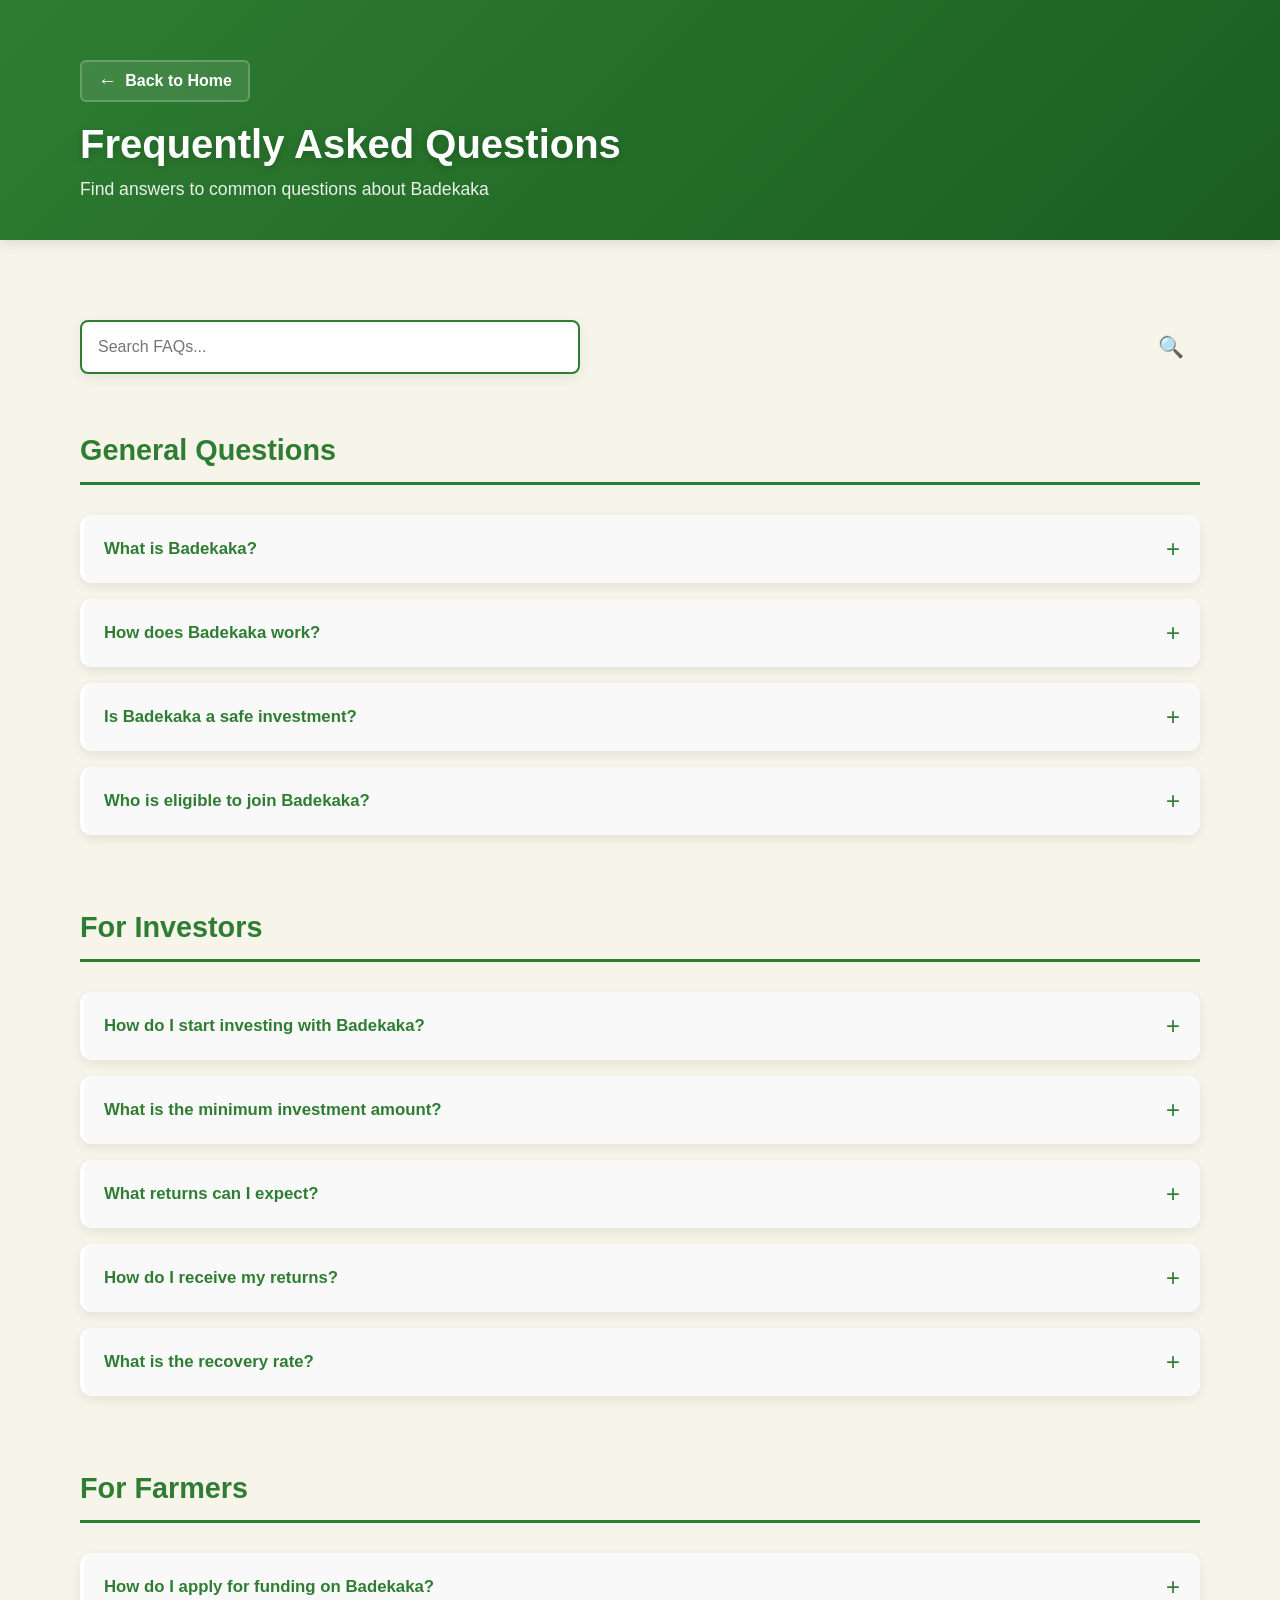
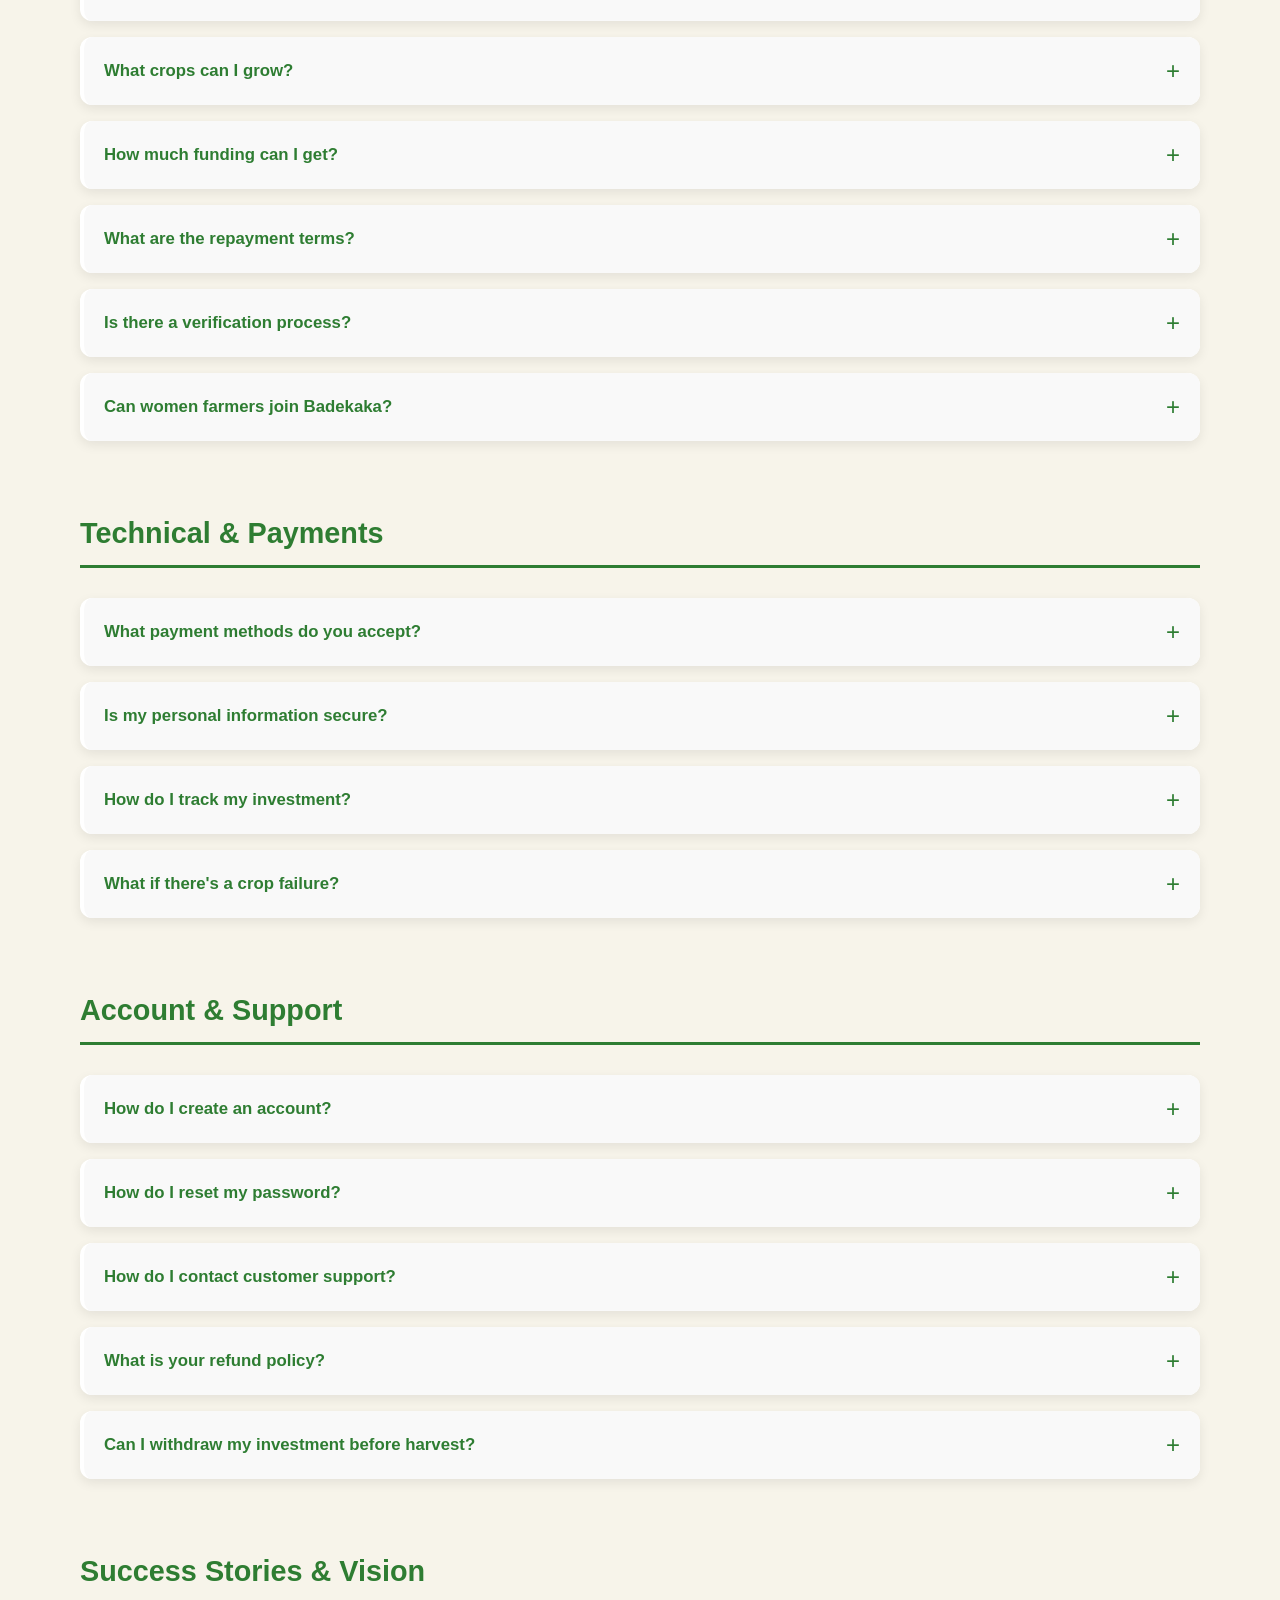
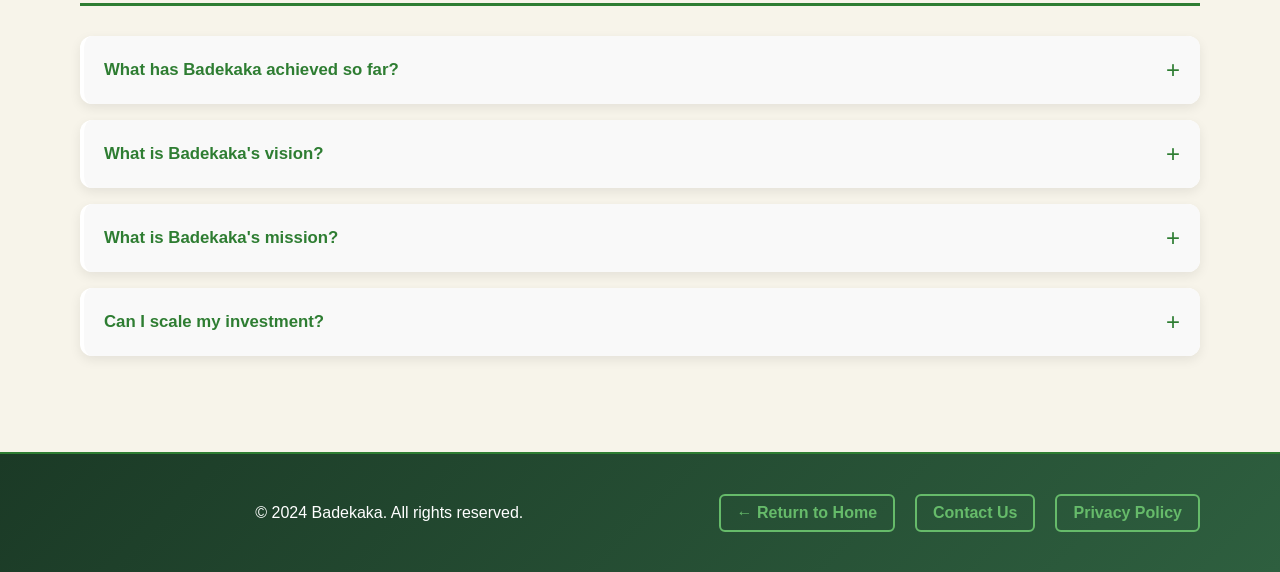
<file: faq.html>
<!DOCTYPE html>
<html lang="en">
<head>
    <meta charset="UTF-8">
    <meta name="viewport" content="width=device-width, initial-scale=1.0">
    <title>FAQ - Badekaka</title>
    <link rel="stylesheet" href="style/faq.css">
</head>
<body>
    <header class="faq-header">
        <div class="container">
            <a href="index.html" class="faq-back-btn">
                <span class="back-arrow">&larr;</span> Back to Home
            </a>
            <h1 class="faq-title">Frequently Asked Questions</h1>
            <p class="faq-subtitle">Find answers to common questions about Badekaka</p>
        </div>
    </header>

    <main class="faq-section">
        <div class="container">
            <div class="faq-search-container">
                <input type="text" id="faqSearch" class="faq-search-input" placeholder="Search FAQs...">
                <span class="search-icon">🔍</span>
            </div>

            <div class="faq-container">
                <!-- General Questions -->
                <div class="faq-category">
                    <h2 class="faq-category-title">General Questions</h2>

                    <div class="faq-item">
                        <button class="faq-question">
                            <span class="question-text">What is Badekaka?</span>
                            <span class="faq-icon">+</span>
                        </button>
                        <div class="faq-answer">
                            <p>Badekaka is an Agricultural Investment platform that connects farmers with investors funds for agricultural growth and products patnerships. We create a transparent, sustainable ecosystem in providing farmers access partnership funding for their agricultural operations, and in return investors can gain returns of agricultural produce equivalence.</p>
                        </div>
                    </div>

                    <div class="faq-item">
                        <button class="faq-question">
                            <span class="question-text">How does Badekaka work?</span>
                            <span class="faq-icon">+</span>
                        </button>
                        <div class="faq-answer">
                            <p><strong>Alot of farmers intend too carry out farming but at some point gets exhausted in finance and resources and that is where Badekaka comes in. Badekaka helps to boastern and strenghten farmers little resources and collaborate with farmers in providing investors funds to achieve a productive harvest season</strong></p>
                            <p><strong>Step 1:</strong> Farmers submit their agricultural projects and colaborating funding requirements.<br>
                            <strong>Step 2:</strong> Investors funds at the equivalent product value of agricultural produce are given out to the farmer.<br>
                            <strong>Step 3:</strong> Farmers use these funds for farm top-up operations (seeds, fertilizers, labor, equipment).<br>
                            <strong>Step 4:</strong> At harvest, farmers return the agreed quantity of produce in equivalent of investor fund distributed.<br>
                            <strong>Result:</strong> Investors receive produce, farmers retain surplus for profit.</p>
                        </div>
                    </div>

                    <div class="faq-item">
                        <button class="faq-question">
                            <span class="question-text">Is Badekaka a safe investment?</span>
                            <span class="faq-icon">+</span>
                        </button>
                        <div class="faq-answer">
                            <p>Yes, Badekaka implements strict safety measures including rigorous farmer verification, farm location assessment, identity verification, production capacity review, and ongoing project monitoring. These measures help reduce risk and improve accountability.</p>
                        </div>
                    </div>

                    <div class="faq-item">
                        <button class="faq-question">
                            <span class="question-text">Who is eligible to join Badekaka?</span>
                            <span class="faq-icon">+</span>
                        </button>
                        <div class="faq-answer">
                            <p>Both farmers and investors are eligible. We welcome farmers of all genders with verified farming operations, and investors interested in agricultural ventures. The only requirement is providing necessary documentation and passing our verification process.</p>
                        </div>
                    </div>
                </div>

                <!-- For Investors -->
                <div class="faq-category">
                    <h2 class="faq-category-title">For Investors</h2>

                    <div class="faq-item">
                        <button class="faq-question">
                            <span class="question-text">How do I start investing with Badekaka?</span>
                            <span class="faq-icon">+</span>
                        </button>
                        <div class="faq-answer">
                            <p>1. Create an account on our platform<br>
                            2. Complete identity verification<br>
                            3. Browse available farming projects<br>
                            4. Select a project to invest in<br>
                            5. Fund the investment (equivalent to produce value)<br>
                            6. Monitor your investment and receive returns at harvest</p>
                        </div>
                    </div>

                    <div class="faq-item">
                        <button class="faq-question">
                            <span class="question-text">What is the minimum investment amount?</span>
                            <span class="faq-icon">+</span>
                        </button>
                        <div class="faq-answer">
                            <p>The minimum investment is equivalent to the value of one bag of agricultural produce (typically starting from ₦30,000 per bag return for rice). However, this may vary by crop and season. Check the specific project details for minimum requirements.</p>
                        </div>
                    </div>

                    <div class="faq-item">
                        <button class="faq-question">
                            <span class="question-text">What returns can I expect?</span>
                            <span class="faq-icon">+</span>
                        </button>
                        <div class="faq-answer">
                            <p>Returns depend on market prices at harvest time. Historical data shows:<br>
                            • 2023: Prices increased from ₦20,000 to ₦55,000 per bag (175% growth)<br>
                            • 2024: Investment of ₦30,000 yielded ₦98,000 per bag (227% growth)<br>
                            • 2025: Returns continued with strong market rally<br>
                            Note: Past performance doesn't guarantee future results.</p>
                        </div>
                    </div>

                    <div class="faq-item">
                        <button class="faq-question">
                            <span class="question-text">How do I receive my returns?</span>
                            <span class="faq-icon">+</span>
                        </button>
                        <div class="faq-answer">
                            <p>You receive your returns in the form of agricultural produce agreed upon in your investment contract. You can either:<br>
                            • Take physical delivery of the produce<br>
                            • Sell the produce through our marketplace<br>
                            • Store it through our partnered storage facilities</p>
                        </div>
                    </div>

                    <div class="faq-item">
                        <button class="faq-question">
                            <span class="question-text">What is the recovery rate?</span>
                            <span class="faq-icon">+</span>
                        </button>
                        <div class="faq-answer">
                            <p>Our recovery rate has been consistently high:<br>
                            • 2023: 100% recovery (6 out of 6 bags)<br>
                            • 2024: 92% recovery (23 out of 25 bags)<br>
                            • 2025: 96.7% recovery (145 out of 150 bags)<br>
                            This demonstrates farmer reliability and our effective monitoring systems.</p>
                        </div>
                    </div>
                </div>

                <!-- For Farmers -->
                <div class="faq-category">
                    <h2 class="faq-category-title">For Farmers</h2>

                    <div class="faq-item">
                        <button class="faq-question">
                            <span class="question-text">How do I apply for funding on Badekaka?</span>
                            <span class="faq-icon">+</span>
                        </button>
                        <div class="faq-answer">
                            <p>1. Reach Out to our field agent through the contacts provided in our <a href="index.html#footer">contact page</a><br>
                            2. Submit your farming project details (crop type, land size, funding needed)<br>
                            3. Provide required documentation (ID, land proof, farming history)<br>
                            4. Wait for farm verification and assessment<br>
                            5. Once approved, your project is listed for investors<br>
                            6. Receive funding and begin operations</p>
                        </div>
                    </div>

                    <div class="faq-item">
                        <button class="faq-question">
                            <span class="question-text">What crops can I grow?</span>
                            <span class="faq-icon">+</span>
                        </button>
                        <div class="faq-answer">
                            <p>Currently, we support major staple crops like rice. We are expanding sooner to include more crops such as maize, beans, and cassava based on market demand and investor interest. Check our platform for the complete list of supported crops in your region.</p>
                        </div>
                    </div>

                    <div class="faq-item">
                        <button class="faq-question">
                            <span class="question-text">How much funding can I get?</span>
                            <span class="faq-icon">+</span>
                        </button>
                        <div class="faq-answer">
                            <p>Funding amount depends on:<br>
                            • Size of your farm<br>
                            • Type of crop you're growing<br>
                            • Your farming history and experience<br>
                            • Current market prices<br>
                            Most farmers receive funding equivalent to 5-10 bags of produce. Contact our team for a personalized assessment.</p>
                        </div>
                    </div>

                    <div class="faq-item">
                        <button class="faq-question">
                            <span class="question-text">What are the repayment terms?</span>
                            <span class="faq-icon">+</span>
                        </button>
                        <div class="faq-answer">
                            <p>Repayment is simple: return the agreed quantity of produce at harvest time. You don't repay in cash. For example:<br>
                            • You receive ₦150,000<br>
                            • You agree to return 5 bags of rice at harvest ie ₦30,000 per bag ROI<br>
                            • After harvest, deliver the 5 bags to the investor<br>
                            • You keep all surplus harvest for profit</p>
                        </div>
                    </div>

                    <div class="faq-item">
                        <button class="faq-question">
                            <span class="question-text">Is there a verification process?</span>
                            <span class="faq-icon">+</span>
                        </button>
                        <div class="faq-answer">
                            <p>Yes, all farmers go through our verification process which includes:<br>
                            • Farm location assessment<br>
                            • Farmer identity verification<br>
                            • Production capacity review<br>
                            • Historical farming performance evaluation<br>
                            • Ongoing project monitoring<br>
                            This ensures quality partnerships and investor protection.</p>
                        </div>
                    </div>

                    <div class="faq-item">
                        <button class="faq-question">
                            <span class="question-text">Can women farmers join Badekaka?</span>
                            <span class="faq-icon">+</span>
                        </button>
                        <div class="faq-answer">
                            <p>Absolutely! We actively encourage participation from all genders. In 2025, our platform included many female farmers, and we're committed to supporting agricultural success regardless of gender. Our mission is to empower all farmers with potential to eradicate poverty and enhance livelihoods.</p>
                        </div>
                    </div>
                </div>

                <!-- Technical & Payments -->
                <div class="faq-category">
                    <h2 class="faq-category-title">Technical & Payments</h2>

                    <div class="faq-item">
                        <button class="faq-question">
                            <span class="question-text">What payment methods do you accept?</span>
                            <span class="faq-icon">+</span>
                        </button>
                        <div class="faq-answer">
                            <p>We accept multiple payment methods including:<br>
                            • Bank transfers<br>
                            • Local Deposits<br>
                            • Mobile money Transfer<br>
                            • Online payment platforms <i>(coming soon)</i><br>
                            • Digital wallets <i>(coming soon)</i><br>
                            All transactions are secure and encrypted.</p>
                        </div>
                    </div>

                    <div class="faq-item">
                        <button class="faq-question">
                            <span class="question-text">Is my personal information secure?</span>
                            <span class="faq-icon">+</span>
                        </button>
                        <div class="faq-answer">
                            <p>Yes, we prioritize data security. All information is encrypted and stored securely. We comply with data protection regulations and never share your information with third parties without consent. Read our Privacy Policy for more details.</p>
                        </div>
                    </div>

                    <div class="faq-item">
                        <button class="faq-question">
                            <span class="question-text">How do I track my investment?</span>
                            <span class="faq-icon">+</span>
                        </button>
                        <div class="faq-answer">
                            <p>You can track your investments through your account dashboard which shows:<br>
                            • Investment status and progress<br>
                            • Farm updates and monitoring reports<br>
                            • Expected harvest date<br>
                            • Real-time notifications<br>
                            • Historical performance data</p>
                        </div>
                    </div>

                    <div class="faq-item">
                        <button class="faq-question">
                            <span class="question-text">What if there's a crop failure?</span>
                            <span class="faq-icon">+</span>
                        </button>
                        <div class="faq-answer">
                            <p>While crop failures are rare due to farmer verification and monitoring, Badekaka has measures in place:<br>
                            • Insurance options for high-risk seasons<br>
                            • Documented crop failure claims process<br>
                            • Farmer collaboration for alternative solutions<br>
                            Contact our support team for specific situations.</p>
                        </div>
                    </div>
                </div>

                <!-- Account & Support -->
                <div class="faq-category">
                    <h2 class="faq-category-title">Account & Support</h2>

                    <div class="faq-item">
                        <button class="faq-question">
                            <span class="question-text">How do I create an account?</span>
                            <span class="faq-icon">+</span>
                        </button>
                        <div class="faq-answer">
                            <p>Creating an account is simple:<br>
                            1. Click "Get Started" button<br>
                            2. Choose to register as an Investor<br>
                            3. Provide your email and create a password<br>
                            4. Verify your email<br>
                            5. Complete your profile<br>
                            6. Pass identity verification<br>
                            7. You're ready to start!</p>

                            <p><strong>Note:</strong>Only investors are required to register. Farmers please contact the Badekaka team for investsment listing manually which is done after verification.</p>
                        </div>
                    </div>

                    <div class="faq-item">
                        <button class="faq-question">
                            <span class="question-text">How do I reset my password?</span>
                            <span class="faq-icon">+</span>
                        </button>
                        <div class="faq-answer">
                            <p>1. Click on the login page<br>
                            2. Click "Forgot Password?"<br>
                            3. Enter your registered email address<br>
                            4. Check your email for reset instructions<br>
                            5. Click the link and create a new password<br>
                            6. Login with your new password</p>
                        </div>
                    </div>

                    <div class="faq-item">
                        <button class="faq-question">
                            <span class="question-text">How do I contact customer support?</span>
                            <span class="faq-icon">+</span>
                        </button>
                        <div class="faq-answer">
                            <p>Our support team is available through:<br>
                            📧 Email: info@badekaka.com<br>
                            📱 Phone: +234 704 744 0709 or +234 813 458 1212<br>
                            💬 In-app messaging<br>
                            🕐 Business hours: Monday - Friday, 9 AM - 5 PM</p>
                        </div>
                    </div>

                    <div class="faq-item">
                        <button class="faq-question">
                            <span class="question-text">What is your refund policy?</span>
                            <span class="faq-icon">+</span>
                        </button>
                        <div class="faq-answer">
                            <p>Refund policy depends on the situation:<br>
                            • Before investment is funded: 95% refund available<br>
                            • After funding begins: 60% refund is avaliable and depending on the time after farming time off and harvest<br>
                            • At harvest: You receive produce, no cash refunds<br>
                            For specific circumstances, contact our support team.</p>
                        </div>
                    </div>

                    <div class="faq-item">
                        <button class="faq-question">
                            <span class="question-text">Can I withdraw my investment before harvest?</span>
                            <span class="faq-icon">+</span>
                        </button>
                        <div class="faq-answer">
                            <p>Early withdrawal policies depend on the project phase:<br>
                            • Pre-funding phase: Yes, 95% withdrawal available depending on situation of refund<br>
                            • Active farming phase: Limited withdrawal options up to 60%<br>
                            • Near harvest: Withdrawal not recommended as returns are imminent<br>
                            Contact support for your specific investment situation.</p>
                        </div>
                    </div>
                </div>

                <!-- Success Stories & Vision -->
                <div class="faq-category">
                    <h2 class="faq-category-title">Success Stories & Vision</h2>

                    <div class="faq-item">
                        <button class="faq-question">
                            <span class="question-text">What has Badekaka achieved so far?</span>
                            <span class="faq-icon">+</span>
                        </button>
                        <div class="faq-answer">
                            <p>Badekaka has grown significantly:<br>
                            <strong>2023:</strong> Started with 6 bags invested, 100% recovery<br>
                            <strong>2024:</strong> Scaled to 25 bags, 92% recovery<br>
                            <strong>2025:</strong> Expanded to 150 bags, 96.7% recovery (145 bags)<br>
                            Combined recoveries across seasons: 147 bags worth of returns<br>
                            This demonstrates consistent growth and farmer reliability.</p>
                        </div>
                    </div>

                    <div class="faq-item">
                        <button class="faq-question">
                            <span class="question-text">What is Badekaka's vision?</span>
                            <span class="faq-icon">+</span>
                        </button>
                        <div class="faq-answer">
                            <p>Our vision is to become Africa's leading produce-backed agricultural investment platform. We aim to:<br>
                            • Empower farmers with accessible financing<br>
                            • Improve food production across the continent<br>
                            • Create sustainable investment opportunities<br>
                            • Strengthen rural economies<br>
                            • Build trusted partnerships between farmers and investors</p>
                        </div>
                    </div>

                    <div class="faq-item">
                        <button class="faq-question">
                            <span class="question-text">What is Badekaka's mission?</span>
                            <span class="faq-icon">+</span>
                        </button>
                        <div class="faq-answer">
                            <p>Our mission is to provide accessible agricultural financing, strengthen rural economies, and build a trusted ecosystem where farmers and investors prosper together. We work to achieve simple agricultural success regardless of gender, welcoming all with potential to eradicate poverty and enhance the livelihood of local farmers.</p>
                        </div>
                    </div>

                    <div class="faq-item">
                        <button class="faq-question">
                            <span class="question-text">Can I scale my investment?</span>
                            <span class="faq-icon">+</span>
                        </button>
                        <div class="faq-answer">
                            <p>Absolutely! Many of our investors start small and scale up:<br>
                            • Start with 1 bag worth of investment<br>
                            • Reinvest returns in new projects<br>
                            • Diversify across multiple farms<br>
                            • Access to larger projects as you build track record<br>
                            Contact our team to discuss scaling your portfolio.</p>
                        </div>
                    </div>
                </div>
            </div>
        </div>
    </main>

    <footer class="faq-footer">
        <div class="container">
            <p>&copy; 2024 Badekaka. All rights reserved.</p>
            <div class="faq-footer-links">
                <a href="index.html">← Return to Home</a>
                <a href="index.html#contact">Contact Us</a>
                <a href="#">Privacy Policy</a>
            </div>
        </div>
    </footer>

    <script src="js/faq.js"></script>
</body>
</html>
</file>
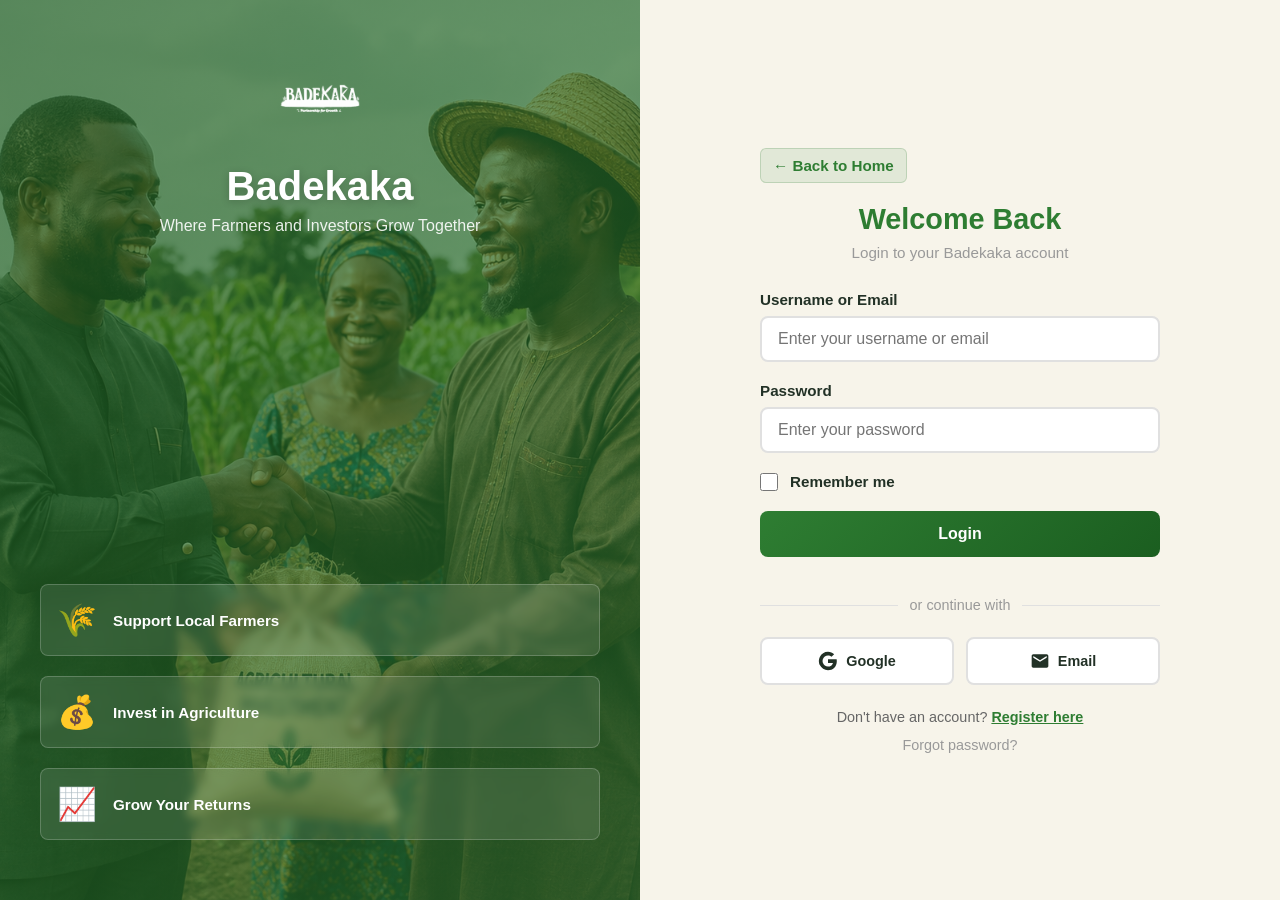
<file: login.html>
<!DOCTYPE html>
<html lang="en">
<head>
    <meta charset="UTF-8">
    <meta name="viewport" content="width=device-width, initial-scale=1.0">
    <title>Login - Badekaka</title>
    <link rel="stylesheet" href="style/auth.css">
</head>
<body>
    <div class="auth-page-container">
        <!-- Left Side - Branding -->
        <div class="auth-left-side">
            <div class="auth-branding">
                <a href="index.html" class="auth-logo-link">
                    <img src="images/growthtrans.png" alt="Badekaka Logo" class="auth-logo">
                </a>
                <h1>Badekaka</h1>
                <p>Where Farmers and Investors Grow Together</p>
            </div>
            <div class="auth-features">
                <div class="feature-item">
                    <div class="feature-icon">🌾</div>
                    <p>Support Local Farmers</p>
                </div>
                <div class="feature-item">
                    <div class="feature-icon">💰</div>
                    <p>Invest in Agriculture</p>
                </div>
                <div class="feature-item">
                    <div class="feature-icon">📈</div>
                    <p>Grow Your Returns</p>
                </div>
            </div>
        </div>

        <!-- Right Side - Login Form -->
        <div class="auth-right-side">
            <div class="auth-form-wrapper">
                <a href="index.html" class="auth-back-btn">← Back to Home</a>
                
                <div class="auth-header-standalone">
                    <h2>Welcome Back</h2>
                    <p>Login to your Badekaka account</p>
                </div>

                <form class="auth-form-standalone" id="loginFormPage">
                    <div class="form-group">
                        <label for="login-username">Username or Email</label>
                        <input type="text" id="login-username" placeholder="Enter your username or email" required>
                    </div>

                    <div class="form-group">
                        <label for="login-password">Password</label>
                        <input type="password" id="login-password" placeholder="Enter your password" required>
                    </div>

                    <div class="form-group checkbox">
                        <input type="checkbox" id="remember-me">
                        <label for="remember-me" class="checkbox-label">Remember me</label>
                    </div>

                    <button type="submit" class="auth-btn-standalone">Login</button>
                </form>

                <div class="auth-divider">
                    <span>or continue with</span>
                </div>

                <div class="social-logins-page">
                    <button class="social-btn-page google-btn" data-provider="google">
                        <svg width="20" height="20" viewBox="0 0 24 24" fill="currentColor">
                            <path d="M22.56 12.25c0-.78-.07-1.53-.2-2.25H12v4.26h5.92c-.26 1.37-1.04 2.53-2.21 3.31v2.77h3.57c2.08-1.92 3.28-4.74 3.28-8.09z"/>
                            <path d="M12 23c2.97 0 5.46-.98 7.28-2.66l-3.57-2.77c-.98.66-2.23 1.06-3.71 1.06-2.86 0-5.29-1.93-6.16-4.53H2.18v2.84C3.99 20.53 7.7 23 12 23z"/>
                            <path d="M5.84 14.09c-.22-.66-.35-1.36-.35-2.09s.13-1.43.35-2.09V7.07H2.18C1.43 8.55 1 10.22 1 12s.43 3.45 1.18 4.93l2.85-2.22.81-.62z"/>
                            <path d="M12 5.38c1.62 0 3.06.56 4.21 1.64l3.15-3.15C17.45 2.09 14.97 1 12 1 7.7 1 3.99 3.47 2.18 7.07l3.66 2.84c.87-2.6 3.3-4.53 6.16-4.53z"/>
                        </svg>
                        Google
                    </button>
                    <button class="social-btn-page email-btn" data-provider="email">
                        <svg width="20" height="20" viewBox="0 0 24 24" fill="currentColor">
                            <path d="M20 4H4c-1.1 0-1.99.9-1.99 2L2 18c0 1.1.9 2 2 2h16c1.1 0 2-.9 2-2V6c0-1.1-.9-2-2-2zm0 4l-8 5-8-5V6l8 5 8-5v2z"/>
                        </svg>
                        Email
                    </button>
                </div>

                <div class="auth-footer-standalone">
                    <p>Don't have an account? <a href="register.html" class="link-btn">Register here</a></p>
                    <a href="#" class="forgot-password">Forgot password?</a>
                </div>
            </div>
        </div>
    </div>

    <script src="js/auth.js"></script>
</body>
</html>
</file>
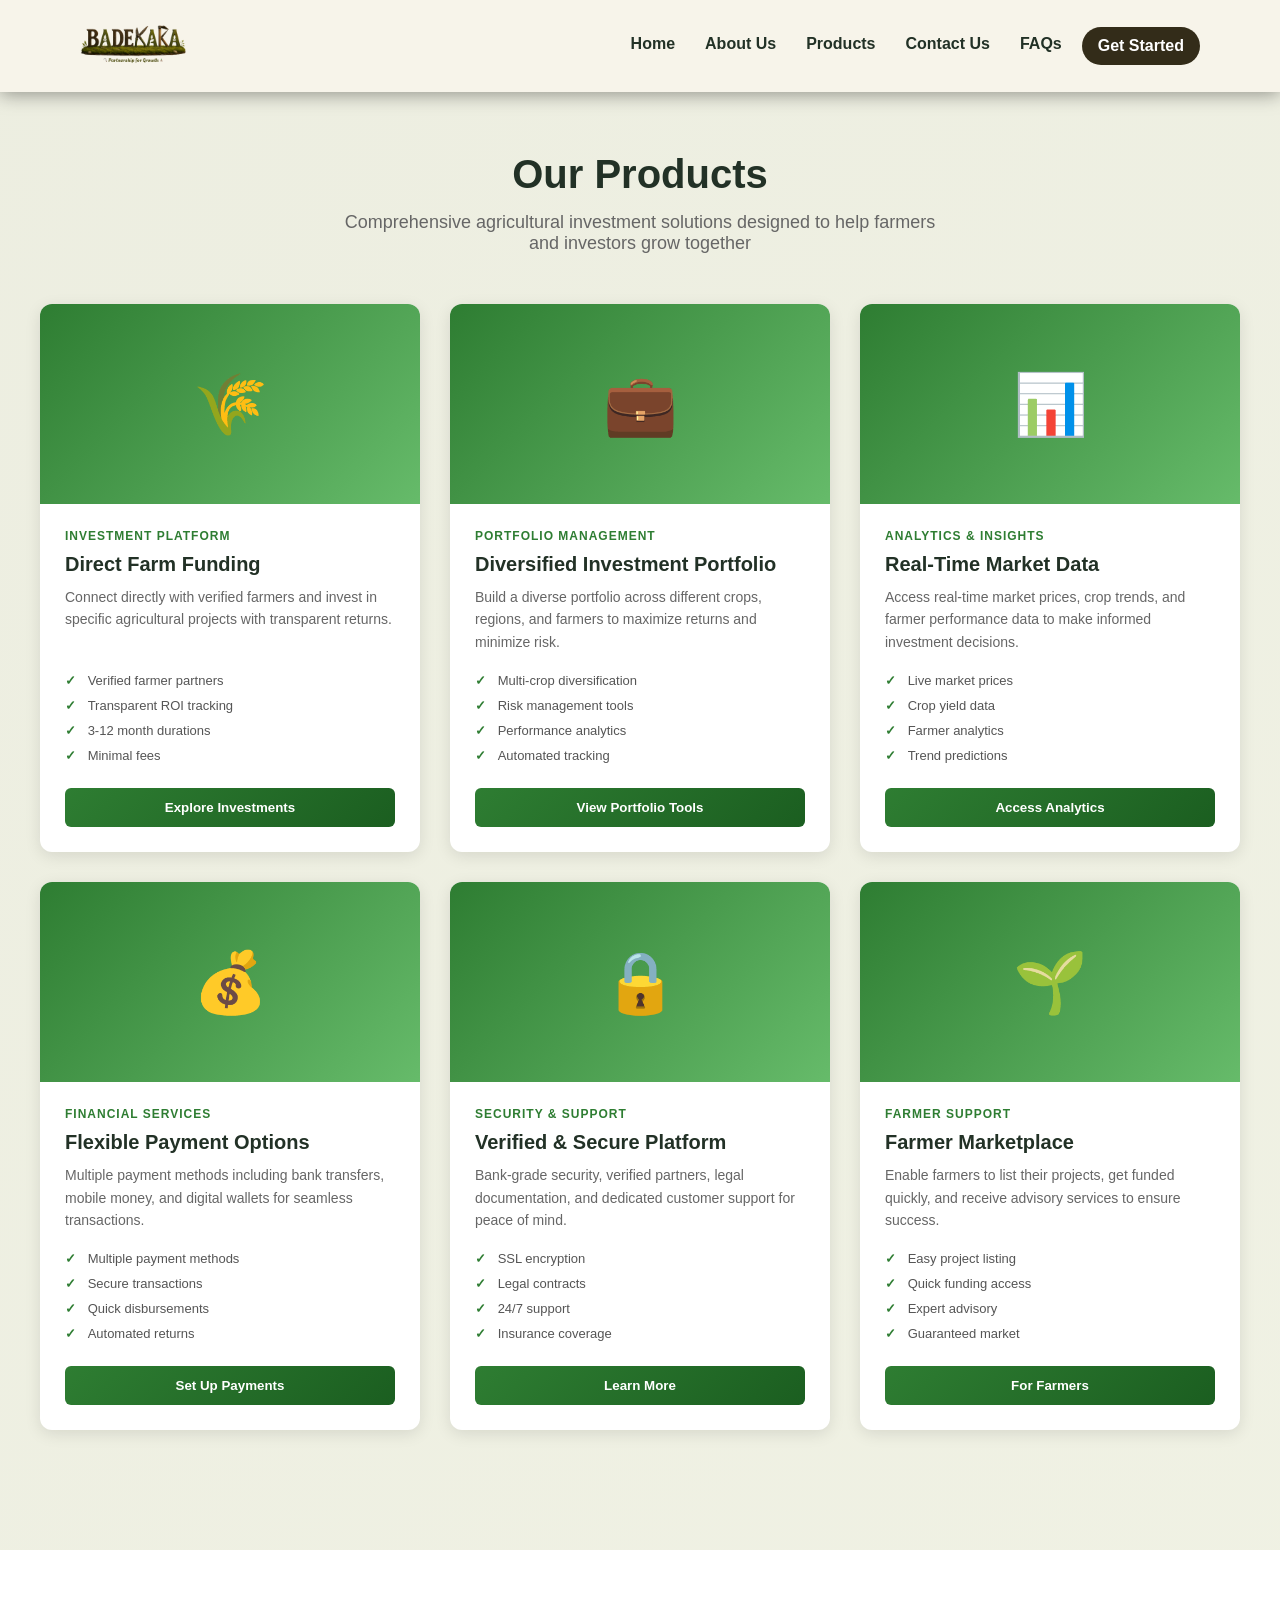
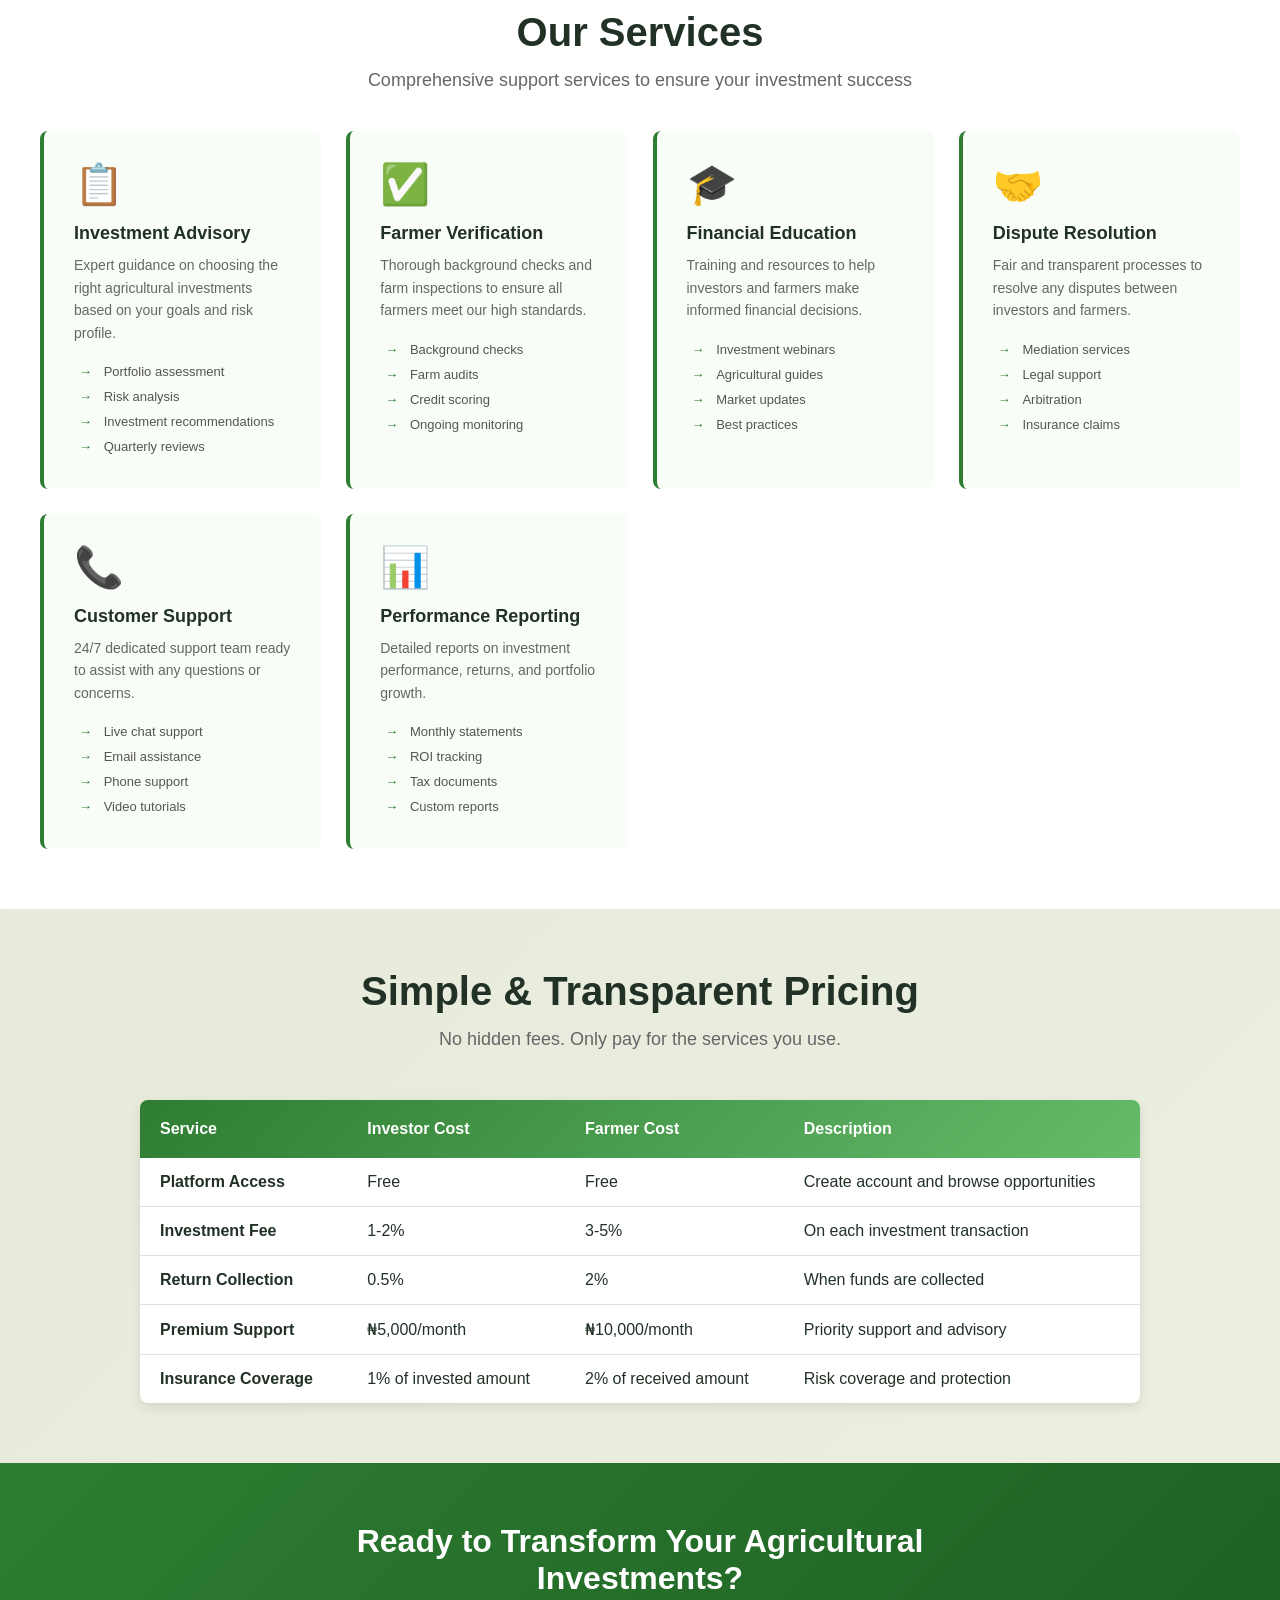
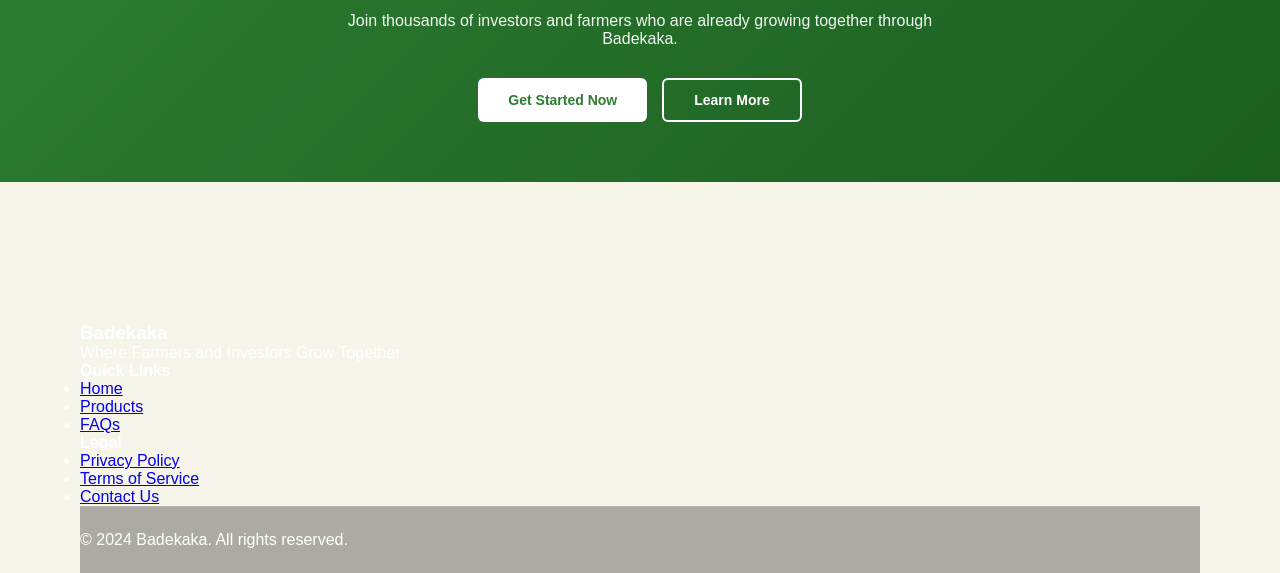
<file: product.html>
<!DOCTYPE html>
<html lang="en">
<head>
    <meta charset="UTF-8">
    <meta name="viewport" content="width=device-width, initial-scale=1.0">
    <title>Products & Services - Badekaka</title>
    <link rel="stylesheet" href="style/index.css">
    <style>
        .products-section {
            padding: 60px 20px;
            background: linear-gradient(135deg, rgba(46, 125, 50, 0.05), rgba(102, 187, 106, 0.05));
        }

        .products-container {
            max-width: 1200px;
            margin: 0 auto;
        }

        .section-header {
            text-align: center;
            margin-bottom: 50px;
        }

        .section-header h1 {
            font-size: 40px;
            color: #223126;
            margin-bottom: 15px;
            font-weight: bold;
        }

        .section-header p {
            font-size: 18px;
            color: #666;
            max-width: 600px;
            margin: 0 auto;
        }

        .products-grid {
            display: grid;
            grid-template-columns: repeat(auto-fit, minmax(300px, 1fr));
            gap: 30px;
            margin-bottom: 60px;
        }

        .product-card {
            background: white;
            border-radius: 12px;
            overflow: hidden;
            box-shadow: 0 4px 16px rgba(0, 0, 0, 0.1);
            transition: all 0.3s ease;
            display: flex;
            flex-direction: column;
        }

        .product-card:hover {
            transform: translateY(-8px);
            box-shadow: 0 8px 24px rgba(46, 125, 50, 0.2);
        }

        .product-image {
            width: 100%;
            height: 200px;
            background: linear-gradient(135deg, #2e7d32, #66bb6a);
            display: flex;
            align-items: center;
            justify-content: center;
            font-size: 60px;
            color: white;
        }

        .product-content {
            padding: 25px;
            flex: 1;
            display: flex;
            flex-direction: column;
        }

        .product-category {
            font-size: 12px;
            color: #2e7d32;
            text-transform: uppercase;
            letter-spacing: 1px;
            font-weight: 600;
            margin-bottom: 10px;
        }

        .product-title {
            font-size: 20px;
            color: #223126;
            margin-bottom: 10px;
            font-weight: bold;
        }

        .product-description {
            font-size: 14px;
            color: #666;
            line-height: 1.6;
            margin-bottom: 15px;
            flex: 1;
        }

        .product-features {
            list-style: none;
            margin-bottom: 20px;
            font-size: 13px;
        }

        .product-features li {
            padding: 5px 0;
            color: #555;
        }

        .product-features li:before {
            content: "✓ ";
            color: #2e7d32;
            font-weight: bold;
            margin-right: 8px;
        }

        .product-cta {
            margin-top: auto;
        }

        .product-cta button {
            width: 100%;
            padding: 12px;
            background: linear-gradient(135deg, #2e7d32, #1b5e20);
            color: white;
            border: none;
            border-radius: 6px;
            font-weight: 600;
            cursor: pointer;
            transition: all 0.3s ease;
        }

        .product-cta button:hover {
            transform: translateY(-2px);
            box-shadow: 0 6px 16px rgba(46, 125, 50, 0.3);
        }

        /* Services Section */
        .services-section {
            background: white;
            padding: 60px 20px;
        }

        .services-grid {
            max-width: 1200px;
            margin: 0 auto;
            display: grid;
            grid-template-columns: repeat(auto-fit, minmax(280px, 1fr));
            gap: 25px;
        }

        .service-card {
            background: #f8fdf7;
            border-left: 4px solid #2e7d32;
            padding: 30px;
            border-radius: 8px;
            transition: all 0.3s ease;
        }

        .service-card:hover {
            background: linear-gradient(135deg, #f0f7f4, #ffffff);
            box-shadow: 0 4px 12px rgba(46, 125, 50, 0.15);
            transform: translateY(-3px);
        }

        .service-icon {
            font-size: 40px;
            margin-bottom: 15px;
        }

        .service-title {
            font-size: 18px;
            color: #223126;
            margin-bottom: 10px;
            font-weight: bold;
        }

        .service-description {
            font-size: 14px;
            color: #666;
            line-height: 1.6;
            margin-bottom: 15px;
        }

        .service-list {
            list-style: none;
            font-size: 13px;
            color: #555;
        }

        .service-list li {
            padding: 5px 0;
            margin-left: 20px;
        }

        .service-list li:before {
            content: "→ ";
            color: #2e7d32;
            font-weight: bold;
            margin-left: -15px;
            margin-right: 8px;
        }

        /* Pricing Section */
        .pricing-section {
            padding: 60px 20px;
            background: linear-gradient(135deg, rgba(46, 125, 50, 0.08), rgba(102, 187, 106, 0.08));
        }

        .pricing-container {
            max-width: 1000px;
            margin: 0 auto;
            text-align: center;
        }

        .pricing-table {
            width: 100%;
            border-collapse: collapse;
            background: white;
            border-radius: 8px;
            overflow: hidden;
            box-shadow: 0 4px 12px rgba(0, 0, 0, 0.1);
        }

        .pricing-table thead {
            background: linear-gradient(135deg, #2e7d32, #66bb6a);
            color: white;
        }

        .pricing-table th {
            padding: 20px;
            font-weight: 600;
            text-align: left;
        }

        .pricing-table td {
            padding: 15px 20px;
            border-bottom: 1px solid #e0e0e0;
            text-align: left;
        }

        .pricing-table tbody tr:last-child td {
            border-bottom: none;
        }

        .pricing-table tbody tr:hover {
            background: #f9fdf8;
        }

        /* CTA Section */
        .cta-section {
            padding: 60px 20px;
            background: linear-gradient(135deg, #2e7d32, #1b5e20);
            color: white;
            text-align: center;
        }

        .cta-content {
            max-width: 600px;
            margin: 0 auto;
        }

        .cta-content h2 {
            font-size: 32px;
            margin-bottom: 15px;
            font-weight: bold;
        }

        .cta-content p {
            font-size: 16px;
            margin-bottom: 30px;
            opacity: 0.95;
        }

        .cta-buttons {
            display: flex;
            gap: 15px;
            justify-content: center;
            flex-wrap: wrap;
        }

        .cta-btn {
            padding: 12px 30px;
            border: none;
            border-radius: 6px;
            font-weight: 600;
            cursor: pointer;
            transition: all 0.3s ease;
            font-size: 14px;
        }

        .cta-btn-primary {
            background: white;
            color: #2e7d32;
        }

        .cta-btn-primary:hover {
            transform: translateY(-2px);
            box-shadow: 0 6px 16px rgba(0, 0, 0, 0.2);
        }

        .cta-btn-secondary {
            background: transparent;
            color: white;
            border: 2px solid white;
        }

        .cta-btn-secondary:hover {
            background: white;
            color: #2e7d32;
        }

        @media (max-width: 768px) {
            .section-header h1 {
                font-size: 28px;
            }

            .section-header p {
                font-size: 16px;
            }

            .products-grid {
                grid-template-columns: 1fr;
            }

            .services-grid {
                grid-template-columns: 1fr;
            }

            .cta-content h2 {
                font-size: 24px;
            }

            .cta-buttons {
                flex-direction: column;
            }

            .cta-btn {
                width: 100%;
            }
        }

        @media (max-width: 480px) {
            .products-section,
            .services-section,
            .pricing-section,
            .cta-section {
                padding: 40px 15px;
            }

            .section-header h1 {
                font-size: 22px;
            }

            .product-card {
                margin: 0;
            }

            .pricing-table th,
            .pricing-table td {
                padding: 10px 12px;
                font-size: 12px;
            }
        }
    </style>
</head>
<body>
    <!-- Navigation Header -->
    <header class="site-header">
        <div class="container">
            <a href="index.html" class="brand-link">
                <img src="images/growthtrans1.png" alt="Badekaka Logo" class="logo" />
            </a>
            <nav class="nav-links" id="site-nav">
                <a href="index.html">Home</a>
                <a href="index.html#about">About Us</a>
                <a href="#products">Products</a>
                <a href="index.html#footer">Contact Us</a>
                <a href="faq.html">FAQs</a>
                <a href="#" class="btn mobile-btn" style="color:white;">Get Started</a>
            </nav>
            <button class="menu-toggle" type="button" aria-label="Open menu">
                <span class="menu-icon"><span></span><span></span><span></span></span>
            </button>
            <a href="#" class="btn desktop-btn">Get Started</a>
        </div>
    </header>

    <!-- Products Section -->
    <section class="products-section" id="products">
        <div class="products-container">
            <div class="section-header">
                <h1>Our Products</h1>
                <p>Comprehensive agricultural investment solutions designed to help farmers and investors grow together</p>
            </div>

            <div class="products-grid">
                <!-- Product 1 -->
                <div class="product-card">
                    <div class="product-image">🌾</div>
                    <div class="product-content">
                        <div class="product-category">Investment Platform</div>
                        <h3 class="product-title">Direct Farm Funding</h3>
                        <p class="product-description">Connect directly with verified farmers and invest in specific agricultural projects with transparent returns.</p>
                        <ul class="product-features">
                            <li>Verified farmer partners</li>
                            <li>Transparent ROI tracking</li>
                            <li>3-12 month durations</li>
                            <li>Minimal fees</li>
                        </ul>
                        <div class="product-cta">
                            <button onclick="alert('Redirecting to investment portal...')">Explore Investments</button>
                        </div>
                    </div>
                </div>

                <!-- Product 2 -->
                <div class="product-card">
                    <div class="product-image">💼</div>
                    <div class="product-content">
                        <div class="product-category">Portfolio Management</div>
                        <h3 class="product-title">Diversified Investment Portfolio</h3>
                        <p class="product-description">Build a diverse portfolio across different crops, regions, and farmers to maximize returns and minimize risk.</p>
                        <ul class="product-features">
                            <li>Multi-crop diversification</li>
                            <li>Risk management tools</li>
                            <li>Performance analytics</li>
                            <li>Automated tracking</li>
                        </ul>
                        <div class="product-cta">
                            <button onclick="alert('Redirecting to portfolio section...')">View Portfolio Tools</button>
                        </div>
                    </div>
                </div>

                <!-- Product 3 -->
                <div class="product-card">
                    <div class="product-image">📊</div>
                    <div class="product-content">
                        <div class="product-category">Analytics & Insights</div>
                        <h3 class="product-title">Real-Time Market Data</h3>
                        <p class="product-description">Access real-time market prices, crop trends, and farmer performance data to make informed investment decisions.</p>
                        <ul class="product-features">
                            <li>Live market prices</li>
                            <li>Crop yield data</li>
                            <li>Farmer analytics</li>
                            <li>Trend predictions</li>
                        </ul>
                        <div class="product-cta">
                            <button onclick="alert('Redirecting to analytics dashboard...')">Access Analytics</button>
                        </div>
                    </div>
                </div>

                <!-- Product 4 -->
                <div class="product-card">
                    <div class="product-image">💰</div>
                    <div class="product-content">
                        <div class="product-category">Financial Services</div>
                        <h3 class="product-title">Flexible Payment Options</h3>
                        <p class="product-description">Multiple payment methods including bank transfers, mobile money, and digital wallets for seamless transactions.</p>
                        <ul class="product-features">
                            <li>Multiple payment methods</li>
                            <li>Secure transactions</li>
                            <li>Quick disbursements</li>
                            <li>Automated returns</li>
                        </ul>
                        <div class="product-cta">
                            <button onclick="alert('Redirecting to payment setup...')">Set Up Payments</button>
                        </div>
                    </div>
                </div>

                <!-- Product 5 -->
                <div class="product-card">
                    <div class="product-image">🔒</div>
                    <div class="product-content">
                        <div class="product-category">Security & Support</div>
                        <h3 class="product-title">Verified & Secure Platform</h3>
                        <p class="product-description">Bank-grade security, verified partners, legal documentation, and dedicated customer support for peace of mind.</p>
                        <ul class="product-features">
                            <li>SSL encryption</li>
                            <li>Legal contracts</li>
                            <li>24/7 support</li>
                            <li>Insurance coverage</li>
                        </ul>
                        <div class="product-cta">
                            <button onclick="alert('Redirecting to security info...')">Learn More</button>
                        </div>
                    </div>
                </div>

                <!-- Product 6 -->
                <div class="product-card">
                    <div class="product-image">🌱</div>
                    <div class="product-content">
                        <div class="product-category">Farmer Support</div>
                        <h3 class="product-title">Farmer Marketplace</h3>
                        <p class="product-description">Enable farmers to list their projects, get funded quickly, and receive advisory services to ensure success.</p>
                        <ul class="product-features">
                            <li>Easy project listing</li>
                            <li>Quick funding access</li>
                            <li>Expert advisory</li>
                            <li>Guaranteed market</li>
                        </ul>
                        <div class="product-cta">
                            <button onclick="alert('Redirecting to farmer portal...')">For Farmers</button>
                        </div>
                    </div>
                </div>
            </div>
        </div>
    </section>

    <!-- Services Section -->
    <section class="services-section">
        <div class="section-header" style="margin-bottom: 40px;">
            <h1>Our Services</h1>
            <p>Comprehensive support services to ensure your investment success</p>
        </div>

        <div class="services-grid">
            <div class="service-card">
                <div class="service-icon">📋</div>
                <h3 class="service-title">Investment Advisory</h3>
                <p class="service-description">Expert guidance on choosing the right agricultural investments based on your goals and risk profile.</p>
                <ul class="service-list">
                    <li>Portfolio assessment</li>
                    <li>Risk analysis</li>
                    <li>Investment recommendations</li>
                    <li>Quarterly reviews</li>
                </ul>
            </div>

            <div class="service-card">
                <div class="service-icon">✅</div>
                <h3 class="service-title">Farmer Verification</h3>
                <p class="service-description">Thorough background checks and farm inspections to ensure all farmers meet our high standards.</p>
                <ul class="service-list">
                    <li>Background checks</li>
                    <li>Farm audits</li>
                    <li>Credit scoring</li>
                    <li>Ongoing monitoring</li>
                </ul>
            </div>

            <div class="service-card">
                <div class="service-icon">🎓</div>
                <h3 class="service-title">Financial Education</h3>
                <p class="service-description">Training and resources to help investors and farmers make informed financial decisions.</p>
                <ul class="service-list">
                    <li>Investment webinars</li>
                    <li>Agricultural guides</li>
                    <li>Market updates</li>
                    <li>Best practices</li>
                </ul>
            </div>

            <div class="service-card">
                <div class="service-icon">🤝</div>
                <h3 class="service-title">Dispute Resolution</h3>
                <p class="service-description">Fair and transparent processes to resolve any disputes between investors and farmers.</p>
                <ul class="service-list">
                    <li>Mediation services</li>
                    <li>Legal support</li>
                    <li>Arbitration</li>
                    <li>Insurance claims</li>
                </ul>
            </div>

            <div class="service-card">
                <div class="service-icon">📞</div>
                <h3 class="service-title">Customer Support</h3>
                <p class="service-description">24/7 dedicated support team ready to assist with any questions or concerns.</p>
                <ul class="service-list">
                    <li>Live chat support</li>
                    <li>Email assistance</li>
                    <li>Phone support</li>
                    <li>Video tutorials</li>
                </ul>
            </div>

            <div class="service-card">
                <div class="service-icon">📊</div>
                <h3 class="service-title">Performance Reporting</h3>
                <p class="service-description">Detailed reports on investment performance, returns, and portfolio growth.</p>
                <ul class="service-list">
                    <li>Monthly statements</li>
                    <li>ROI tracking</li>
                    <li>Tax documents</li>
                    <li>Custom reports</li>
                </ul>
            </div>
        </div>
    </section>

    <!-- Pricing Section -->
    <section class="pricing-section">
        <div class="pricing-container">
            <div class="section-header">
                <h1>Simple & Transparent Pricing</h1>
                <p>No hidden fees. Only pay for the services you use.</p>
            </div>

            <table class="pricing-table">
                <thead>
                    <tr>
                        <th>Service</th>
                        <th>Investor Cost</th>
                        <th>Farmer Cost</th>
                        <th>Description</th>
                    </tr>
                </thead>
                <tbody>
                    <tr>
                        <td><strong>Platform Access</strong></td>
                        <td>Free</td>
                        <td>Free</td>
                        <td>Create account and browse opportunities</td>
                    </tr>
                    <tr>
                        <td><strong>Investment Fee</strong></td>
                        <td>1-2%</td>
                        <td>3-5%</td>
                        <td>On each investment transaction</td>
                    </tr>
                    <tr>
                        <td><strong>Return Collection</strong></td>
                        <td>0.5%</td>
                        <td>2%</td>
                        <td>When funds are collected</td>
                    </tr>
                    <tr>
                        <td><strong>Premium Support</strong></td>
                        <td>₦5,000/month</td>
                        <td>₦10,000/month</td>
                        <td>Priority support and advisory</td>
                    </tr>
                    <tr>
                        <td><strong>Insurance Coverage</strong></td>
                        <td>1% of invested amount</td>
                        <td>2% of received amount</td>
                        <td>Risk coverage and protection</td>
                    </tr>
                </tbody>
            </table>
        </div>
    </section>

    <!-- CTA Section -->
    <section class="cta-section">
        <div class="cta-content">
            <h2>Ready to Transform Your Agricultural Investments?</h2>
            <p>Join thousands of investors and farmers who are already growing together through Badekaka.</p>
            <div class="cta-buttons">
                <button class="cta-btn cta-btn-primary" onclick="alert('Redirecting to signup page...')">Get Started Now</button>
                <button class="cta-btn cta-btn-secondary" onclick="alert('More information coming soon')">Learn More</button>
            </div>
        </div>
    </section>

    <!-- Footer -->
    <footer class="footer" id="footer">
        <div class="container">
            <div class="footer-content">
                <div class="footer-column">
                    <h3>Badekaka</h3>
                    <p>Where Farmers and Investors Grow Together</p>
                </div>
                <div class="footer-column">
                    <h4>Quick Links</h4>
                    <ul>
                        <li><a href="index.html">Home</a></li>
                        <li><a href="product.html">Products</a></li>
                        <li><a href="faq.html">FAQs</a></li>
                    </ul>
                </div>
                <div class="footer-column">
                    <h4>Legal</h4>
                    <ul>
                        <li><a href="#">Privacy Policy</a></li>
                        <li><a href="#">Terms of Service</a></li>
                        <li><a href="#">Contact Us</a></li>
                    </ul>
                </div>
            </div>
            <div class="footer-bottom">
                <p>&copy; 2024 Badekaka. All rights reserved.</p>
            </div>
        </div>
    </footer>

    <script src="js/index.js"></script>
</body>
</html>
</file>
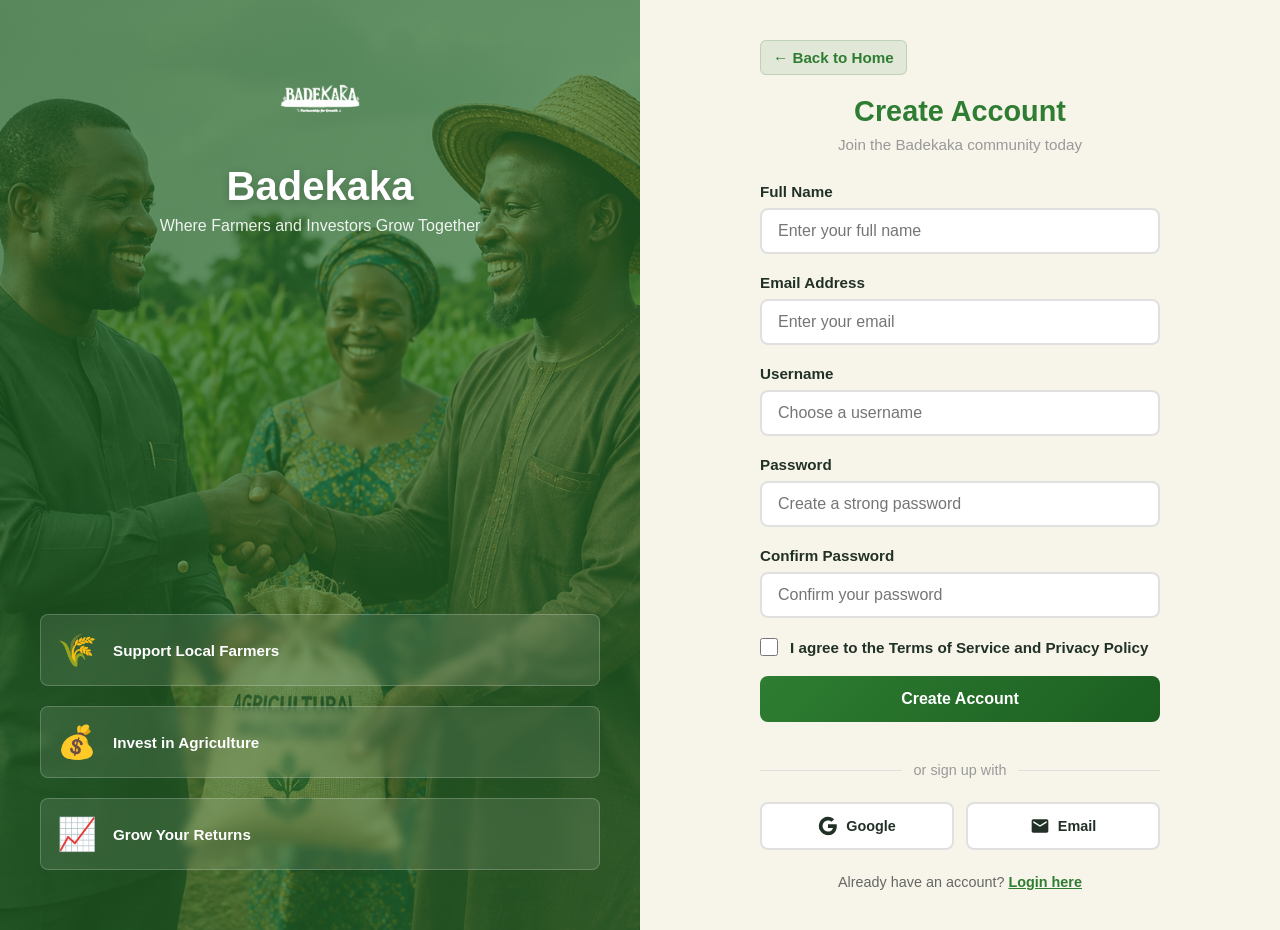
<file: register.html>
<!DOCTYPE html>
<html lang="en">
<head>
    <meta charset="UTF-8">
    <meta name="viewport" content="width=device-width, initial-scale=1.0">
    <title>Register - Badekaka</title>
    <link rel="stylesheet" href="style/auth.css">
</head>
<body>
    <div class="auth-page-container">
        <!-- Left Side - Branding -->
        <div class="auth-left-side">
            <div class="auth-branding">
                <a href="index.html" class="auth-logo-link">
                    <img src="images/growthtrans.png" alt="Badekaka Logo" class="auth-logo">
                </a>
                <h1>Badekaka</h1>
                <p>Where Farmers and Investors Grow Together</p>
            </div>
            <div class="auth-features">
                <div class="feature-item">
                    <div class="feature-icon">🌾</div>
                    <p>Support Local Farmers</p>
                </div>
                <div class="feature-item">
                    <div class="feature-icon">💰</div>
                    <p>Invest in Agriculture</p>
                </div>
                <div class="feature-item">
                    <div class="feature-icon">📈</div>
                    <p>Grow Your Returns</p>
                </div>
            </div>
        </div>

        <!-- Right Side - Register Form -->
        <div class="auth-right-side">
            <div class="auth-form-wrapper">
                <a href="index.html" class="auth-back-btn">← Back to Home</a>
                
                <div class="auth-header-standalone">
                    <h2>Create Account</h2>
                    <p>Join the Badekaka community today</p>
                </div>

                <form class="auth-form-standalone" id="registerFormPage">
                    <div class="form-group">
                        <label for="register-name">Full Name</label>
                        <input type="text" id="register-name" placeholder="Enter your full name" required>
                    </div>

                    <div class="form-group">
                        <label for="register-email">Email Address</label>
                        <input type="email" id="register-email" placeholder="Enter your email" required>
                    </div>

                    <div class="form-group">
                        <label for="register-username">Username</label>
                        <input type="text" id="register-username" placeholder="Choose a username" required>
                    </div>

                    <div class="form-group">
                        <label for="register-password">Password</label>
                        <input type="password" id="register-password" placeholder="Create a strong password" required>
                    </div>

                    <div class="form-group">
                        <label for="register-confirm">Confirm Password</label>
                        <input type="password" id="register-confirm" placeholder="Confirm your password" required>
                    </div>

                    <div class="form-group checkbox">
                        <input type="checkbox" id="agree-terms" required>
                        <label for="agree-terms" class="checkbox-label">I agree to the Terms of Service and Privacy Policy</label>
                    </div>

                    <button type="submit" class="auth-btn-standalone">Create Account</button>
                </form>

                <div class="auth-divider">
                    <span>or sign up with</span>
                </div>

                <div class="social-logins-page">
                    <button class="social-btn-page google-btn" data-provider="google">
                        <svg width="20" height="20" viewBox="0 0 24 24" fill="currentColor">
                            <path d="M22.56 12.25c0-.78-.07-1.53-.2-2.25H12v4.26h5.92c-.26 1.37-1.04 2.53-2.21 3.31v2.77h3.57c2.08-1.92 3.28-4.74 3.28-8.09z"/>
                            <path d="M12 23c2.97 0 5.46-.98 7.28-2.66l-3.57-2.77c-.98.66-2.23 1.06-3.71 1.06-2.86 0-5.29-1.93-6.16-4.53H2.18v2.84C3.99 20.53 7.7 23 12 23z"/>
                            <path d="M5.84 14.09c-.22-.66-.35-1.36-.35-2.09s.13-1.43.35-2.09V7.07H2.18C1.43 8.55 1 10.22 1 12s.43 3.45 1.18 4.93l2.85-2.22.81-.62z"/>
                            <path d="M12 5.38c1.62 0 3.06.56 4.21 1.64l3.15-3.15C17.45 2.09 14.97 1 12 1 7.7 1 3.99 3.47 2.18 7.07l3.66 2.84c.87-2.6 3.3-4.53 6.16-4.53z"/>
                        </svg>
                        Google
                    </button>
                    <button class="social-btn-page email-btn" data-provider="email">
                        <svg width="20" height="20" viewBox="0 0 24 24" fill="currentColor">
                            <path d="M20 4H4c-1.1 0-1.99.9-1.99 2L2 18c0 1.1.9 2 2 2h16c1.1 0 2-.9 2-2V6c0-1.1-.9-2-2-2zm0 4l-8 5-8-5V6l8 5 8-5v2z"/>
                        </svg>
                        Email
                    </button>
                </div>

                <div class="auth-footer-standalone">
                    <p>Already have an account? <a href="login.html" class="link-btn">Login here</a></p>
                </div>
            </div>
        </div>
    </div>

    <script src="js/auth.js"></script>
</body>
</html>
</file>
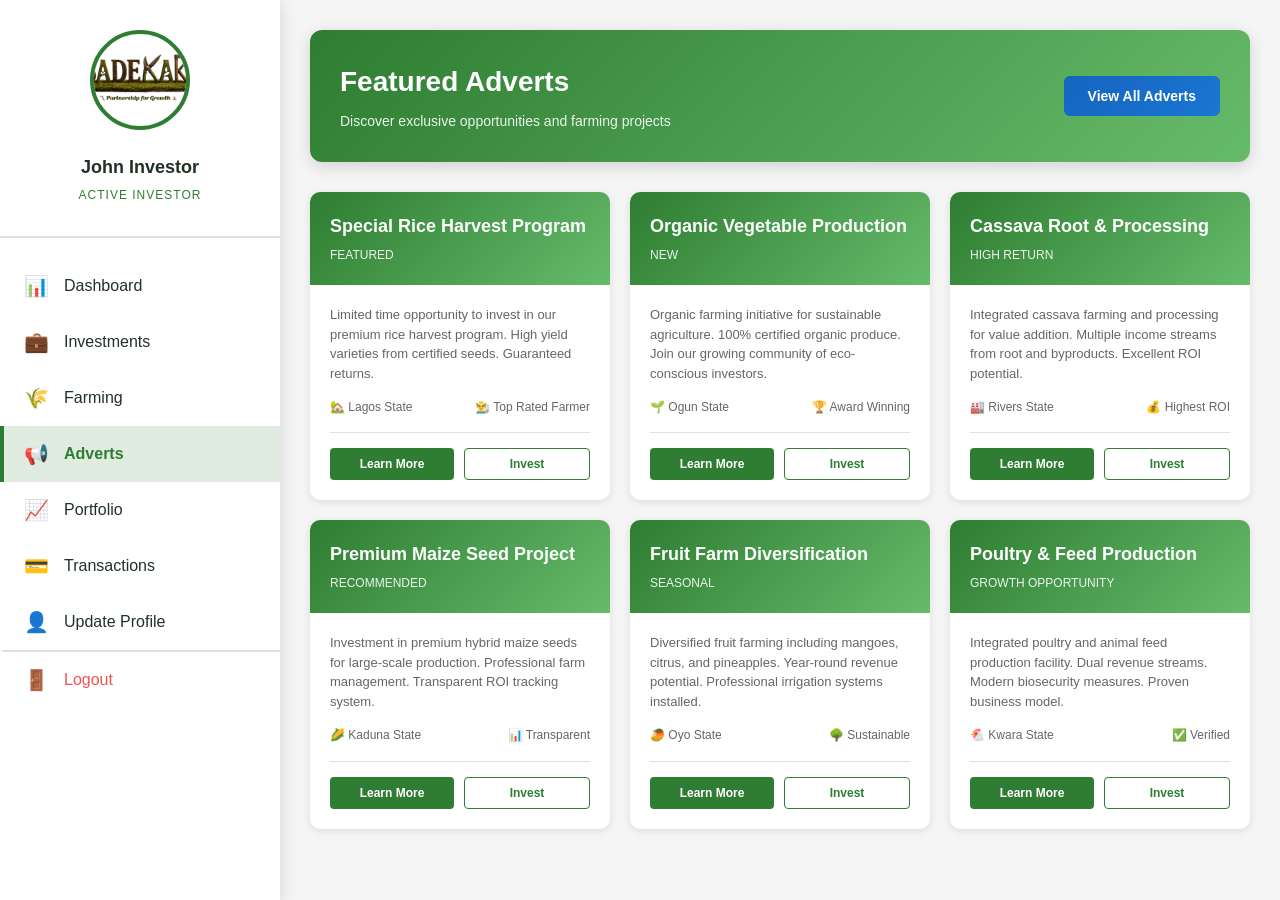
<file: investor/adverts.html>
<!DOCTYPE html>
<html lang="en">
<head>
    <meta charset="UTF-8">
    <meta name="viewport" content="width=device-width, initial-scale=1.0">
    <title>Adverts - Investor Dashboard</title>
    <link rel="stylesheet" href="style/investor-dashboard.css">
    <link rel="stylesheet" href="style/investor-pages.css">
</head>
<body>
    <div class="investor-container">
        <!-- Sidebar Navigation -->
        <aside class="investor-sidebar">
            <div class="investor-profile">
                <img src="../images/growthtrans.png" alt="Investor Profile" class="profile-image">
                <h3 class="profile-name">John Investor</h3>
                <p class="profile-role">Active Investor</p>
            </div>

            <nav class="investor-nav">
                <ul class="nav-menu">
                    <li><a href="investor-dashboard.html" class="nav-link"><span class="nav-icon">📊</span><span class="nav-label">Dashboard</span></a></li>
                    <li><a href="investments.html" class="nav-link"><span class="nav-icon">💼</span><span class="nav-label">Investments</span></a></li>
                    <li><a href="farming.html" class="nav-link"><span class="nav-icon">🌾</span><span class="nav-label">Farming</span></a></li>
                    <li><a href="adverts.html" class="nav-link active"><span class="nav-icon">📢</span><span class="nav-label">Adverts</span></a></li>
                    <li><a href="portfolio.html" class="nav-link"><span class="nav-icon">📈</span><span class="nav-label">Portfolio</span></a></li>
                    <li><a href="transactions.html" class="nav-link"><span class="nav-icon">💳</span><span class="nav-label">Transactions</span></a></li>
                    <li><a href="update-profile.html" class="nav-link"><span class="nav-icon">👤</span><span class="nav-label">Update Profile</span></a></li>
                    <li><a href="../index.html" class="nav-link logout"><span class="nav-icon">🚪</span><span class="nav-label">Logout</span></a></li>
                </ul>
            </nav>
        </aside>

        <!-- Main Content -->
        <main class="investor-main">
            <header class="investor-header">
                <div class="header-title">
                    <h1>Featured Adverts</h1>
                    <p>Discover exclusive opportunities and farming projects</p>
                </div>
                <div class="header-actions">
                    <button class="btn-primary">View All Adverts</button>
                </div>
            </header>

            <div class="dashboard-content">
                <section class="adverts-grid">
                    <div class="advert-card">
                        <div class="advert-header">
                            <h3 class="advert-title">Special Rice Harvest Program</h3>
                            <p class="advert-category">Featured</p>
                        </div>
                        <div class="advert-body">
                            <p class="advert-description">Limited time opportunity to invest in our premium rice harvest program. High yield varieties from certified seeds. Guaranteed returns.</p>
                            <div class="advert-meta">
                                <span class="advert-meta-item">🏡 Lagos State</span>
                                <span class="advert-meta-item">👨‍🌾 Top Rated Farmer</span>
                            </div>
                            <div class="advert-footer">
                                <button class="btn-small">Learn More</button>
                                <button class="btn-small secondary">Invest</button>
                            </div>
                        </div>
                    </div>

                    <div class="advert-card">
                        <div class="advert-header">
                            <h3 class="advert-title">Organic Vegetable Production</h3>
                            <p class="advert-category">New</p>
                        </div>
                        <div class="advert-body">
                            <p class="advert-description">Organic farming initiative for sustainable agriculture. 100% certified organic produce. Join our growing community of eco-conscious investors.</p>
                            <div class="advert-meta">
                                <span class="advert-meta-item">🌱 Ogun State</span>
                                <span class="advert-meta-item">🏆 Award Winning</span>
                            </div>
                            <div class="advert-footer">
                                <button class="btn-small">Learn More</button>
                                <button class="btn-small secondary">Invest</button>
                            </div>
                        </div>
                    </div>

                    <div class="advert-card">
                        <div class="advert-header">
                            <h3 class="advert-title">Cassava Root & Processing</h3>
                            <p class="advert-category">High Return</p>
                        </div>
                        <div class="advert-body">
                            <p class="advert-description">Integrated cassava farming and processing for value addition. Multiple income streams from root and byproducts. Excellent ROI potential.</p>
                            <div class="advert-meta">
                                <span class="advert-meta-item">🏭 Rivers State</span>
                                <span class="advert-meta-item">💰 Highest ROI</span>
                            </div>
                            <div class="advert-footer">
                                <button class="btn-small">Learn More</button>
                                <button class="btn-small secondary">Invest</button>
                            </div>
                        </div>
                    </div>

                    <div class="advert-card">
                        <div class="advert-header">
                            <h3 class="advert-title">Premium Maize Seed Project</h3>
                            <p class="advert-category">Recommended</p>
                        </div>
                        <div class="advert-body">
                            <p class="advert-description">Investment in premium hybrid maize seeds for large-scale production. Professional farm management. Transparent ROI tracking system.</p>
                            <div class="advert-meta">
                                <span class="advert-meta-item">🌽 Kaduna State</span>
                                <span class="advert-meta-item">📊 Transparent</span>
                            </div>
                            <div class="advert-footer">
                                <button class="btn-small">Learn More</button>
                                <button class="btn-small secondary">Invest</button>
                            </div>
                        </div>
                    </div>

                    <div class="advert-card">
                        <div class="advert-header">
                            <h3 class="advert-title">Fruit Farm Diversification</h3>
                            <p class="advert-category">Seasonal</p>
                        </div>
                        <div class="advert-body">
                            <p class="advert-description">Diversified fruit farming including mangoes, citrus, and pineapples. Year-round revenue potential. Professional irrigation systems installed.</p>
                            <div class="advert-meta">
                                <span class="advert-meta-item">🥭 Oyo State</span>
                                <span class="advert-meta-item">🌳 Sustainable</span>
                            </div>
                            <div class="advert-footer">
                                <button class="btn-small">Learn More</button>
                                <button class="btn-small secondary">Invest</button>
                            </div>
                        </div>
                    </div>

                    <div class="advert-card">
                        <div class="advert-header">
                            <h3 class="advert-title">Poultry & Feed Production</h3>
                            <p class="advert-category">Growth Opportunity</p>
                        </div>
                        <div class="advert-body">
                            <p class="advert-description">Integrated poultry and animal feed production facility. Dual revenue streams. Modern biosecurity measures. Proven business model.</p>
                            <div class="advert-meta">
                                <span class="advert-meta-item">🐔 Kwara State</span>
                                <span class="advert-meta-item">✅ Verified</span>
                            </div>
                            <div class="advert-footer">
                                <button class="btn-small">Learn More</button>
                                <button class="btn-small secondary">Invest</button>
                            </div>
                        </div>
                    </div>
                </section>
            </div>
        </main>
    </div>

    <script src="js/investor-dashboard.js"></script>
</body>
</html>
</file>
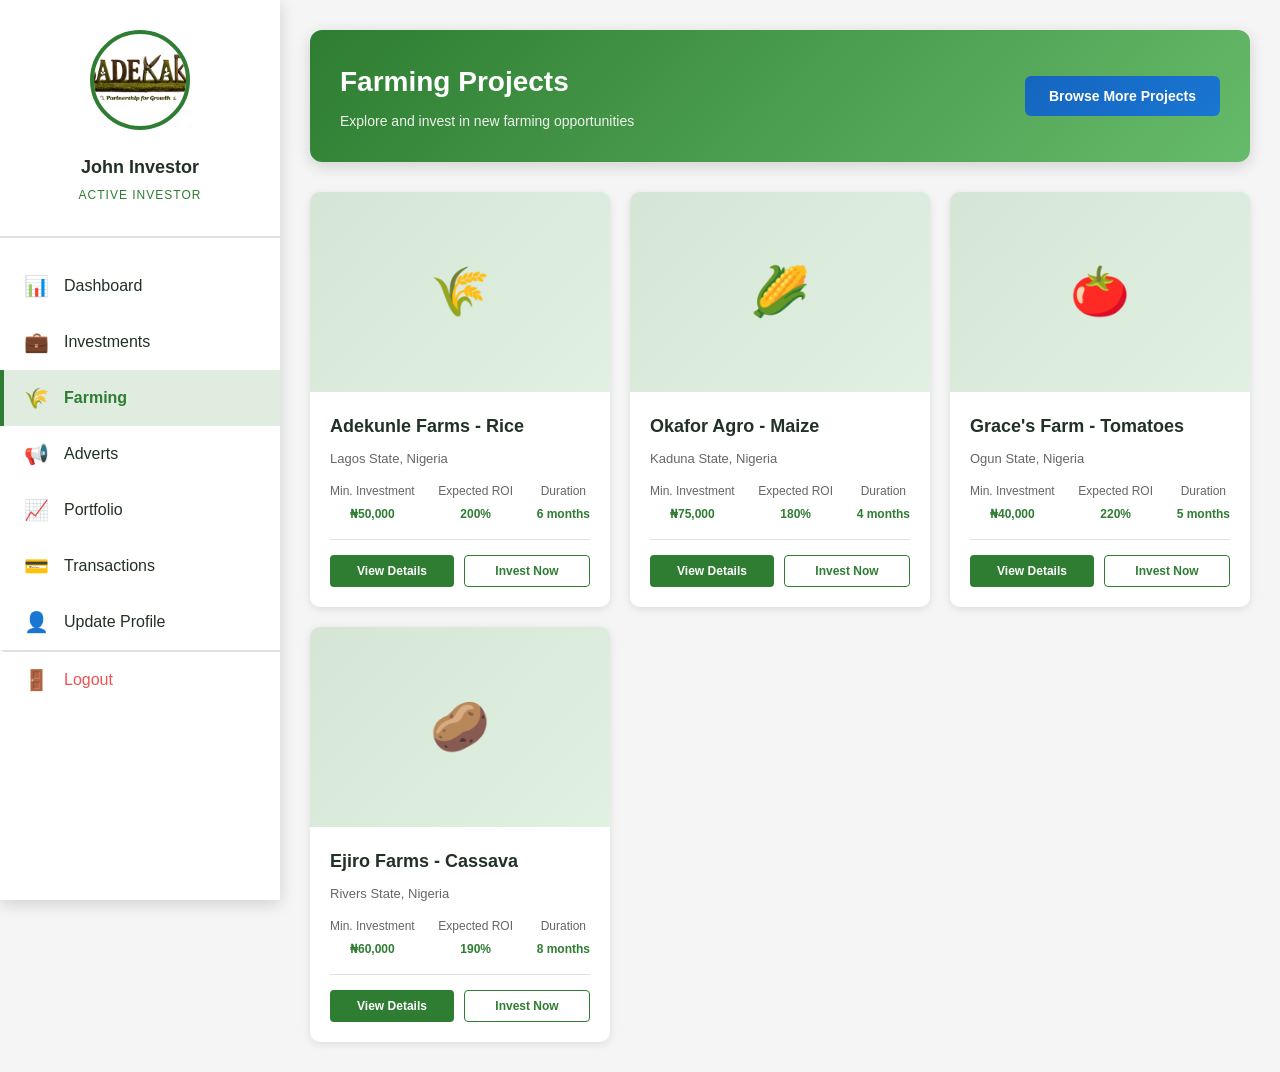
<file: investor/farming.html>
<!DOCTYPE html>
<html lang="en">
<head>
    <meta charset="UTF-8">
    <meta name="viewport" content="width=device-width, initial-scale=1.0">
    <title>Farming Projects - Investor Dashboard</title>
    <link rel="stylesheet" href="style/investor-dashboard.css">
    <link rel="stylesheet" href="style/investor-pages.css">
</head>
<body>
    <div class="investor-container">
        <!-- Sidebar Navigation -->
        <aside class="investor-sidebar">
            <div class="investor-profile">
                <img src="../images/growthtrans.png" alt="Investor Profile" class="profile-image">
                <h3 class="profile-name">John Investor</h3>
                <p class="profile-role">Active Investor</p>
            </div>

            <nav class="investor-nav">
                <ul class="nav-menu">
                    <li><a href="investor-dashboard.html" class="nav-link"><span class="nav-icon">📊</span><span class="nav-label">Dashboard</span></a></li>
                    <li><a href="investments.html" class="nav-link"><span class="nav-icon">💼</span><span class="nav-label">Investments</span></a></li>
                    <li><a href="farming.html" class="nav-link active"><span class="nav-icon">🌾</span><span class="nav-label">Farming</span></a></li>
                    <li><a href="adverts.html" class="nav-link"><span class="nav-icon">📢</span><span class="nav-label">Adverts</span></a></li>
                    <li><a href="portfolio.html" class="nav-link"><span class="nav-icon">📈</span><span class="nav-label">Portfolio</span></a></li>
                    <li><a href="transactions.html" class="nav-link"><span class="nav-icon">💳</span><span class="nav-label">Transactions</span></a></li>
                    <li><a href="update-profile.html" class="nav-link"><span class="nav-icon">👤</span><span class="nav-label">Update Profile</span></a></li>
                    <li><a href="../index.html" class="nav-link logout"><span class="nav-icon">🚪</span><span class="nav-label">Logout</span></a></li>
                </ul>
            </nav>
        </aside>

        <!-- Main Content -->
        <main class="investor-main">
            <header class="investor-header">
                <div class="header-title">
                    <h1>Farming Projects</h1>
                    <p>Explore and invest in new farming opportunities</p>
                </div>
                <div class="header-actions">
                    <button class="btn-primary">Browse More Projects</button>
                </div>
            </header>

            <div class="dashboard-content">
                <section class="farming-grid">
                    <div class="farm-card">
                        <div class="farm-image">🌾</div>
                        <div class="farm-info">
                            <h3 class="farm-name">Adekunle Farms - Rice</h3>
                            <p class="farm-location">Lagos State, Nigeria</p>
                            <div class="farm-details">
                                <div class="farm-detail-item">
                                    <span class="farm-detail-label">Min. Investment</span>
                                    <span class="farm-detail-value">₦50,000</span>
                                </div>
                                <div class="farm-detail-item">
                                    <span class="farm-detail-label">Expected ROI</span>
                                    <span class="farm-detail-value">200%</span>
                                </div>
                                <div class="farm-detail-item">
                                    <span class="farm-detail-label">Duration</span>
                                    <span class="farm-detail-value">6 months</span>
                                </div>
                            </div>
                            <div class="farm-actions">
                                <button class="btn-small">View Details</button>
                                <button class="btn-small secondary">Invest Now</button>
                            </div>
                        </div>
                    </div>

                    <div class="farm-card">
                        <div class="farm-image">🌽</div>
                        <div class="farm-info">
                            <h3 class="farm-name">Okafor Agro - Maize</h3>
                            <p class="farm-location">Kaduna State, Nigeria</p>
                            <div class="farm-details">
                                <div class="farm-detail-item">
                                    <span class="farm-detail-label">Min. Investment</span>
                                    <span class="farm-detail-value">₦75,000</span>
                                </div>
                                <div class="farm-detail-item">
                                    <span class="farm-detail-label">Expected ROI</span>
                                    <span class="farm-detail-value">180%</span>
                                </div>
                                <div class="farm-detail-item">
                                    <span class="farm-detail-label">Duration</span>
                                    <span class="farm-detail-value">4 months</span>
                                </div>
                            </div>
                            <div class="farm-actions">
                                <button class="btn-small">View Details</button>
                                <button class="btn-small secondary">Invest Now</button>
                            </div>
                        </div>
                    </div>

                    <div class="farm-card">
                        <div class="farm-image">🍅</div>
                        <div class="farm-info">
                            <h3 class="farm-name">Grace's Farm - Tomatoes</h3>
                            <p class="farm-location">Ogun State, Nigeria</p>
                            <div class="farm-details">
                                <div class="farm-detail-item">
                                    <span class="farm-detail-label">Min. Investment</span>
                                    <span class="farm-detail-value">₦40,000</span>
                                </div>
                                <div class="farm-detail-item">
                                    <span class="farm-detail-label">Expected ROI</span>
                                    <span class="farm-detail-value">220%</span>
                                </div>
                                <div class="farm-detail-item">
                                    <span class="farm-detail-label">Duration</span>
                                    <span class="farm-detail-value">5 months</span>
                                </div>
                            </div>
                            <div class="farm-actions">
                                <button class="btn-small">View Details</button>
                                <button class="btn-small secondary">Invest Now</button>
                            </div>
                        </div>
                    </div>

                    <div class="farm-card">
                        <div class="farm-image">🥔</div>
                        <div class="farm-info">
                            <h3 class="farm-name">Ejiro Farms - Cassava</h3>
                            <p class="farm-location">Rivers State, Nigeria</p>
                            <div class="farm-details">
                                <div class="farm-detail-item">
                                    <span class="farm-detail-label">Min. Investment</span>
                                    <span class="farm-detail-value">₦60,000</span>
                                </div>
                                <div class="farm-detail-item">
                                    <span class="farm-detail-label">Expected ROI</span>
                                    <span class="farm-detail-value">190%</span>
                                </div>
                                <div class="farm-detail-item">
                                    <span class="farm-detail-label">Duration</span>
                                    <span class="farm-detail-value">8 months</span>
                                </div>
                            </div>
                            <div class="farm-actions">
                                <button class="btn-small">View Details</button>
                                <button class="btn-small secondary">Invest Now</button>
                            </div>
                        </div>
                    </div>
                </section>
            </div>
        </main>
    </div>

    <script src="js/investor-dashboard.js"></script>
</body>
</html>
</file>
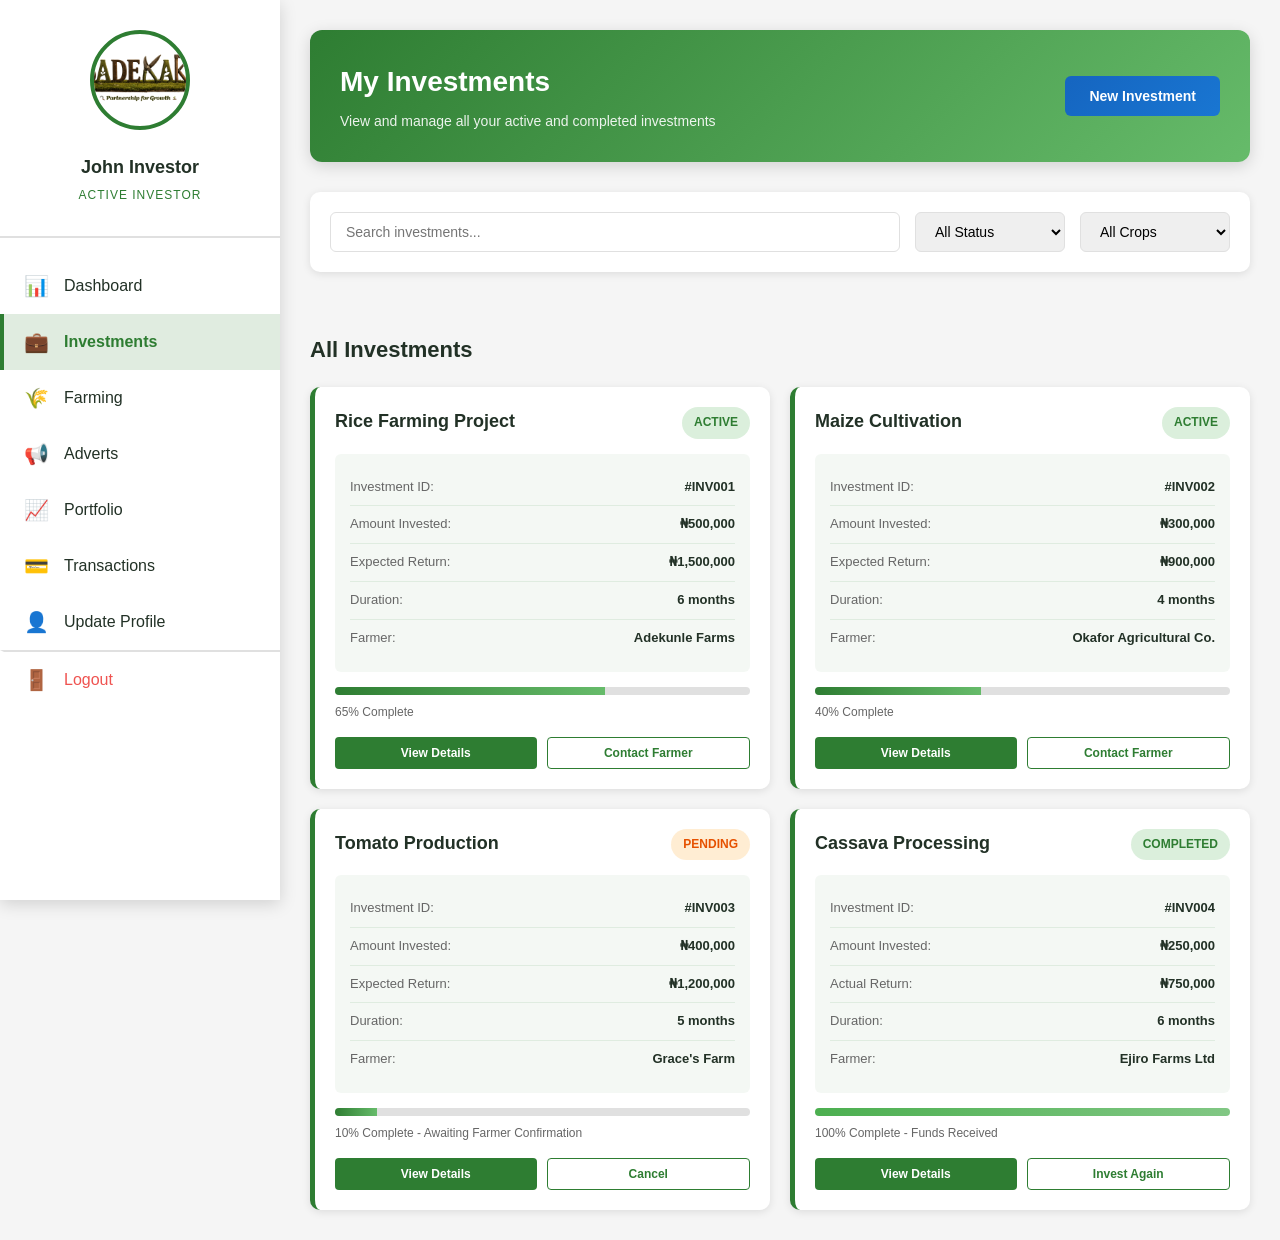
<file: investor/investments.html>
<!DOCTYPE html>
<html lang="en">
<head>
    <meta charset="UTF-8">
    <meta name="viewport" content="width=device-width, initial-scale=1.0">
    <title>Investments - Investor Dashboard</title>
    <link rel="stylesheet" href="style/investor-dashboard.css">
    <link rel="stylesheet" href="style/investor-pages.css">
</head>
<body>
    <div class="investor-container">
        <!-- Sidebar Navigation -->
        <aside class="investor-sidebar">
            <div class="investor-profile">
                <img src="../images/growthtrans.png" alt="Investor Profile" class="profile-image">
                <h3 class="profile-name">John Investor</h3>
                <p class="profile-role">Active Investor</p>
            </div>

            <nav class="investor-nav">
                <ul class="nav-menu">
                    <li>
                        <a href="investor-dashboard.html" class="nav-link">
                            <span class="nav-icon">📊</span>
                            <span class="nav-label">Dashboard</span>
                        </a>
                    </li>
                    <li>
                        <a href="investments.html" class="nav-link active">
                            <span class="nav-icon">💼</span>
                            <span class="nav-label">Investments</span>
                        </a>
                    </li>
                    <li>
                        <a href="farming.html" class="nav-link">
                            <span class="nav-icon">🌾</span>
                            <span class="nav-label">Farming</span>
                        </a>
                    </li>
                    <li>
                        <a href="adverts.html" class="nav-link">
                            <span class="nav-icon">📢</span>
                            <span class="nav-label">Adverts</span>
                        </a>
                    </li>
                    <li>
                        <a href="portfolio.html" class="nav-link">
                            <span class="nav-icon">📈</span>
                            <span class="nav-label">Portfolio</span>
                        </a>
                    </li>
                    <li>
                        <a href="transactions.html" class="nav-link">
                            <span class="nav-icon">💳</span>
                            <span class="nav-label">Transactions</span>
                        </a>
                    </li>
                    <li>
                        <a href="update-profile.html" class="nav-link">
                            <span class="nav-icon">👤</span>
                            <span class="nav-label">Update Profile</span>
                        </a>
                    </li>
                    <li>
                        <a href="../index.html" class="nav-link logout">
                            <span class="nav-icon">🚪</span>
                            <span class="nav-label">Logout</span>
                        </a>
                    </li>
                </ul>
            </nav>
        </aside>

        <!-- Main Content -->
        <main class="investor-main">
            <header class="investor-header">
                <div class="header-title">
                    <h1>My Investments</h1>
                    <p>View and manage all your active and completed investments</p>
                </div>
                <div class="header-actions">
                    <button class="btn-primary">New Investment</button>
                </div>
            </header>

            <div class="dashboard-content">
                <!-- Filter Section -->
                <section class="filter-section">
                    <div class="filter-controls">
                        <input type="text" class="search-box" placeholder="Search investments...">
                        <select class="filter-select">
                            <option value="">All Status</option>
                            <option value="active">Active</option>
                            <option value="pending">Pending</option>
                            <option value="completed">Completed</option>
                        </select>
                        <select class="filter-select">
                            <option value="">All Crops</option>
                            <option value="rice">Rice</option>
                            <option value="maize">Maize</option>
                            <option value="tomatoes">Tomatoes</option>
                            <option value="cassava">Cassava</option>
                        </select>
                    </div>
                </section>

                <!-- Investments List -->
                <section class="investments-list-section">
                    <h2>All Investments</h2>
                    <div class="investments-cards">
                        <div class="investment-card">
                            <div class="card-header-section">
                                <h3>Rice Farming Project</h3>
                                <span class="status active">Active</span>
                            </div>
                            <div class="card-details">
                                <div class="detail-row">
                                    <span class="label">Investment ID:</span>
                                    <span class="value">#INV001</span>
                                </div>
                                <div class="detail-row">
                                    <span class="label">Amount Invested:</span>
                                    <span class="value">₦500,000</span>
                                </div>
                                <div class="detail-row">
                                    <span class="label">Expected Return:</span>
                                    <span class="value">₦1,500,000</span>
                                </div>
                                <div class="detail-row">
                                    <span class="label">Duration:</span>
                                    <span class="value">6 months</span>
                                </div>
                                <div class="detail-row">
                                    <span class="label">Farmer:</span>
                                    <span class="value">Adekunle Farms</span>
                                </div>
                            </div>
                            <div class="progress-bar">
                                <div class="progress-fill" style="width: 65%;"></div>
                            </div>
                            <p class="progress-text">65% Complete</p>
                            <div class="card-actions">
                                <button class="btn-small">View Details</button>
                                <button class="btn-small secondary">Contact Farmer</button>
                            </div>
                        </div>

                        <div class="investment-card">
                            <div class="card-header-section">
                                <h3>Maize Cultivation</h3>
                                <span class="status active">Active</span>
                            </div>
                            <div class="card-details">
                                <div class="detail-row">
                                    <span class="label">Investment ID:</span>
                                    <span class="value">#INV002</span>
                                </div>
                                <div class="detail-row">
                                    <span class="label">Amount Invested:</span>
                                    <span class="value">₦300,000</span>
                                </div>
                                <div class="detail-row">
                                    <span class="label">Expected Return:</span>
                                    <span class="value">₦900,000</span>
                                </div>
                                <div class="detail-row">
                                    <span class="label">Duration:</span>
                                    <span class="value">4 months</span>
                                </div>
                                <div class="detail-row">
                                    <span class="label">Farmer:</span>
                                    <span class="value">Okafor Agricultural Co.</span>
                                </div>
                            </div>
                            <div class="progress-bar">
                                <div class="progress-fill" style="width: 40%;"></div>
                            </div>
                            <p class="progress-text">40% Complete</p>
                            <div class="card-actions">
                                <button class="btn-small">View Details</button>
                                <button class="btn-small secondary">Contact Farmer</button>
                            </div>
                        </div>

                        <div class="investment-card">
                            <div class="card-header-section">
                                <h3>Tomato Production</h3>
                                <span class="status pending">Pending</span>
                            </div>
                            <div class="card-details">
                                <div class="detail-row">
                                    <span class="label">Investment ID:</span>
                                    <span class="value">#INV003</span>
                                </div>
                                <div class="detail-row">
                                    <span class="label">Amount Invested:</span>
                                    <span class="value">₦400,000</span>
                                </div>
                                <div class="detail-row">
                                    <span class="label">Expected Return:</span>
                                    <span class="value">₦1,200,000</span>
                                </div>
                                <div class="detail-row">
                                    <span class="label">Duration:</span>
                                    <span class="value">5 months</span>
                                </div>
                                <div class="detail-row">
                                    <span class="label">Farmer:</span>
                                    <span class="value">Grace's Farm</span>
                                </div>
                            </div>
                            <div class="progress-bar">
                                <div class="progress-fill" style="width: 10%;"></div>
                            </div>
                            <p class="progress-text">10% Complete - Awaiting Farmer Confirmation</p>
                            <div class="card-actions">
                                <button class="btn-small">View Details</button>
                                <button class="btn-small secondary">Cancel</button>
                            </div>
                        </div>

                        <div class="investment-card">
                            <div class="card-header-section">
                                <h3>Cassava Processing</h3>
                                <span class="status completed">Completed</span>
                            </div>
                            <div class="card-details">
                                <div class="detail-row">
                                    <span class="label">Investment ID:</span>
                                    <span class="value">#INV004</span>
                                </div>
                                <div class="detail-row">
                                    <span class="label">Amount Invested:</span>
                                    <span class="value">₦250,000</span>
                                </div>
                                <div class="detail-row">
                                    <span class="label">Actual Return:</span>
                                    <span class="value">₦750,000</span>
                                </div>
                                <div class="detail-row">
                                    <span class="label">Duration:</span>
                                    <span class="value">6 months</span>
                                </div>
                                <div class="detail-row">
                                    <span class="label">Farmer:</span>
                                    <span class="value">Ejiro Farms Ltd</span>
                                </div>
                            </div>
                            <div class="progress-bar">
                                <div class="progress-fill completed" style="width: 100%;"></div>
                            </div>
                            <p class="progress-text">100% Complete - Funds Received</p>
                            <div class="card-actions">
                                <button class="btn-small">View Details</button>
                                <button class="btn-small secondary">Invest Again</button>
                            </div>
                        </div>
                    </div>
                </section>
            </div>
        </main>
    </div>

    <script src="js/investor-dashboard.js"></script>
</body>
</html>
</file>
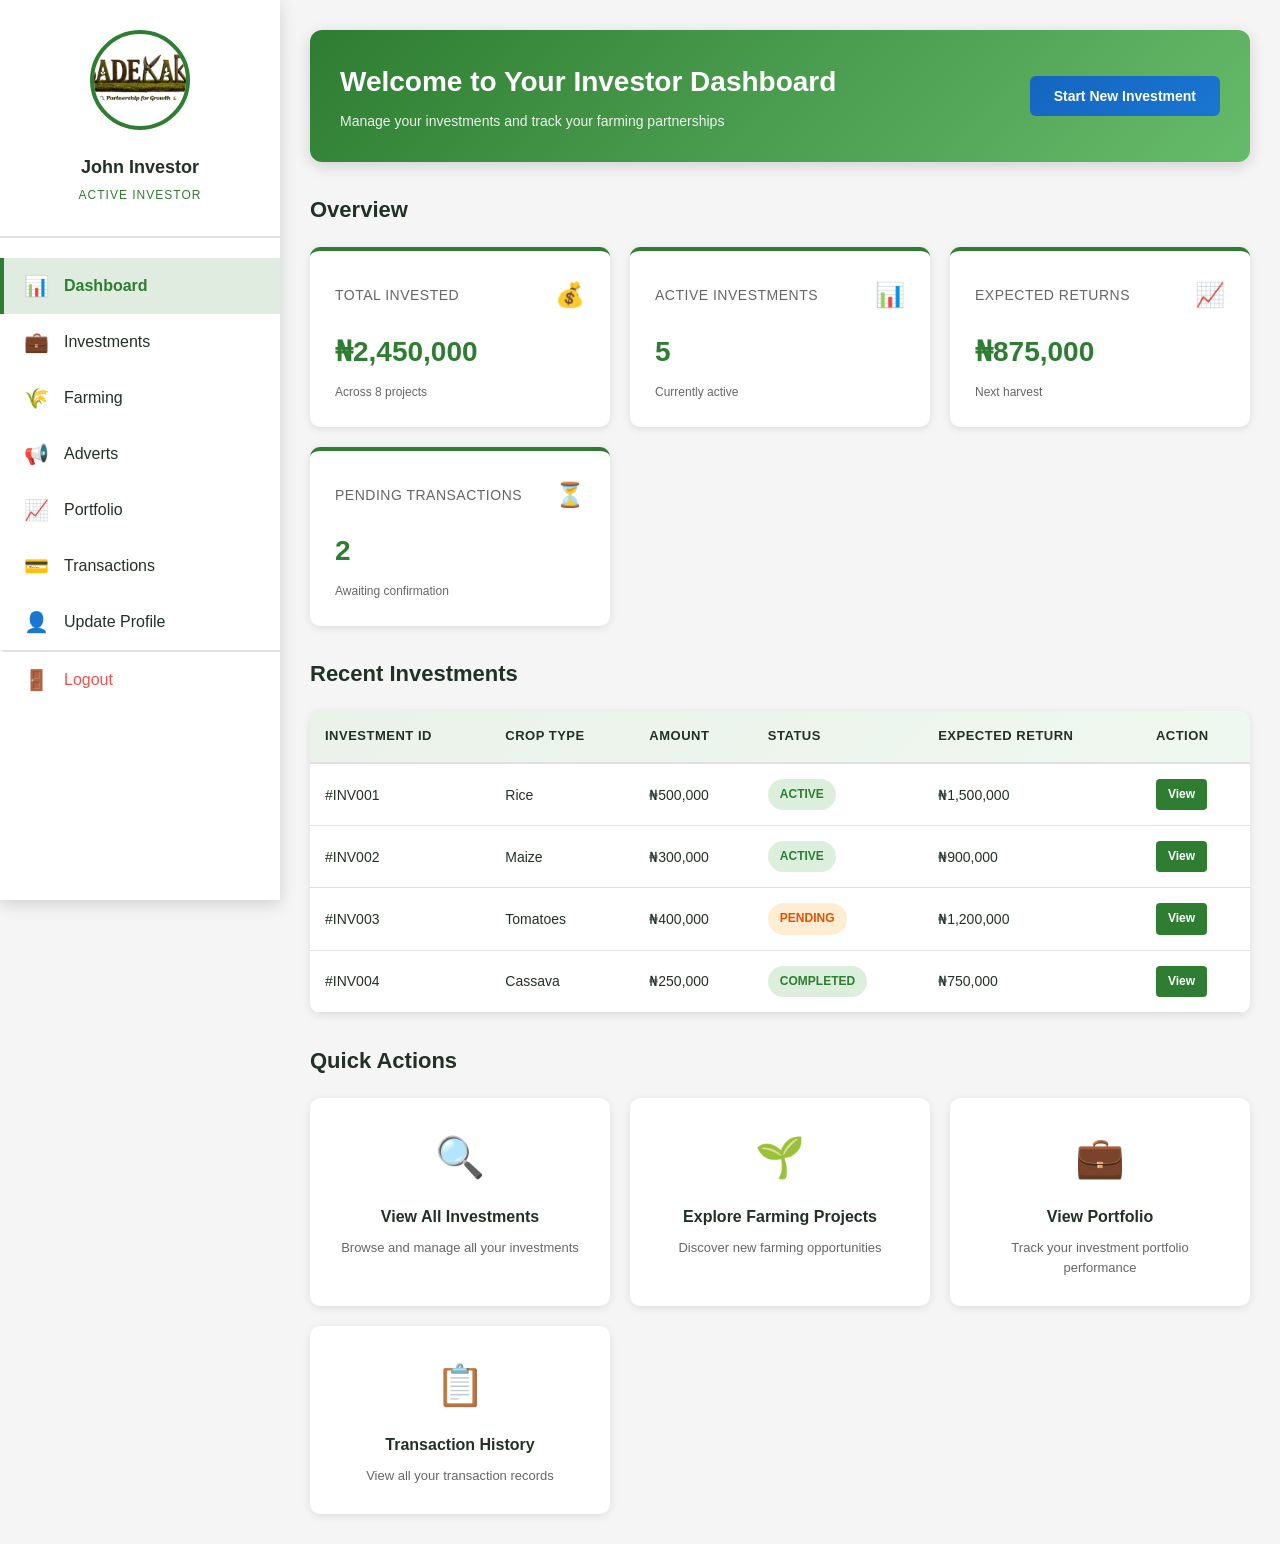
<file: investor/investor-dashboard.html>
<!DOCTYPE html>
<html lang="en">
<head>
    <meta charset="UTF-8">
    <meta name="viewport" content="width=device-width, initial-scale=1.0">
    <title>Investor Dashboard - Badekaka</title>
    <link rel="stylesheet" href="style/investor-dashboard.css">
</head>
<body>
    <div class="investor-container">
        <!-- Sidebar Navigation -->
        <aside class="investor-sidebar">
            <!-- Profile Section -->
            <div class="investor-profile">
                <img src="../images/growthtrans.png" alt="Investor Profile" class="profile-image">
                <h3 class="profile-name">John Investor</h3>
                <p class="profile-role">Active Investor</p>
            </div>

            <!-- Navigation Menu -->
            <nav class="investor-nav">
                <ul class="nav-menu">
                    <li>
                        <a href="investor-dashboard.html" class="nav-link active">
                            <span class="nav-icon">📊</span>
                            <span class="nav-label">Dashboard</span>
                        </a>
                    </li>
                    <li>
                        <a href="investments.html" class="nav-link">
                            <span class="nav-icon">💼</span>
                            <span class="nav-label">Investments</span>
                        </a>
                    </li>
                    <li>
                        <a href="farming.html" class="nav-link">
                            <span class="nav-icon">🌾</span>
                            <span class="nav-label">Farming</span>
                        </a>
                    </li>
                    <li>
                        <a href="adverts.html" class="nav-link">
                            <span class="nav-icon">📢</span>
                            <span class="nav-label">Adverts</span>
                        </a>
                    </li>
                    <li>
                        <a href="portfolio.html" class="nav-link">
                            <span class="nav-icon">📈</span>
                            <span class="nav-label">Portfolio</span>
                        </a>
                    </li>
                    <li>
                        <a href="transactions.html" class="nav-link">
                            <span class="nav-icon">💳</span>
                            <span class="nav-label">Transactions</span>
                        </a>
                    </li>
                    <li>
                        <a href="update-profile.html" class="nav-link">
                            <span class="nav-icon">👤</span>
                            <span class="nav-label">Update Profile</span>
                        </a>
                    </li>
                    <li>
                        <a href="../index.html" class="nav-link logout">
                            <span class="nav-icon">🚪</span>
                            <span class="nav-label">Logout</span>
                        </a>
                    </li>
                </ul>
            </nav>
        </aside>

        <!-- Main Content Area -->
        <main class="investor-main">
            <!-- Header -->
            <header class="investor-header">
                <div class="header-title">
                    <h1>Welcome to Your Investor Dashboard</h1>
                    <p>Manage your investments and track your farming partnerships</p>
                </div>
                <div class="header-actions">
                    <button class="btn-primary">Start New Investment</button>
                </div>
            </header>

            <!-- Dashboard Content -->
            <div class="dashboard-content">
                <!-- Overview Cards -->
                <section class="overview-section">
                    <h2>Overview</h2>
                    <div class="cards-grid">
                        <div class="overview-card">
                            <div class="card-header">
                                <h3>Total Invested</h3>
                                <span class="card-icon">💰</span>
                            </div>
                            <p class="card-value">₦2,450,000</p>
                            <p class="card-subtitle">Across 8 projects</p>
                        </div>

                        <div class="overview-card">
                            <div class="card-header">
                                <h3>Active Investments</h3>
                                <span class="card-icon">📊</span>
                            </div>
                            <p class="card-value">5</p>
                            <p class="card-subtitle">Currently active</p>
                        </div>

                        <div class="overview-card">
                            <div class="card-header">
                                <h3>Expected Returns</h3>
                                <span class="card-icon">📈</span>
                            </div>
                            <p class="card-value">₦875,000</p>
                            <p class="card-subtitle">Next harvest</p>
                        </div>

                        <div class="overview-card">
                            <div class="card-header">
                                <h3>Pending Transactions</h3>
                                <span class="card-icon">⏳</span>
                            </div>
                            <p class="card-value">2</p>
                            <p class="card-subtitle">Awaiting confirmation</p>
                        </div>
                    </div>
                </section>

                <!-- Recent Investments -->
                <section class="recent-section">
                    <h2>Recent Investments</h2>
                    <div class="table-container">
                        <table class="investments-table">
                            <thead>
                                <tr>
                                    <th>Investment ID</th>
                                    <th>Crop Type</th>
                                    <th>Amount</th>
                                    <th>Status</th>
                                    <th>Expected Return</th>
                                    <th>Action</th>
                                </tr>
                            </thead>
                            <tbody>
                                <tr>
                                    <td>#INV001</td>
                                    <td>Rice</td>
                                    <td>₦500,000</td>
                                    <td><span class="status active">Active</span></td>
                                    <td>₦1,500,000</td>
                                    <td><a href="#" class="btn-small">View</a></td>
                                </tr>
                                <tr>
                                    <td>#INV002</td>
                                    <td>Maize</td>
                                    <td>₦300,000</td>
                                    <td><span class="status active">Active</span></td>
                                    <td>₦900,000</td>
                                    <td><a href="#" class="btn-small">View</a></td>
                                </tr>
                                <tr>
                                    <td>#INV003</td>
                                    <td>Tomatoes</td>
                                    <td>₦400,000</td>
                                    <td><span class="status pending">Pending</span></td>
                                    <td>₦1,200,000</td>
                                    <td><a href="#" class="btn-small">View</a></td>
                                </tr>
                                <tr>
                                    <td>#INV004</td>
                                    <td>Cassava</td>
                                    <td>₦250,000</td>
                                    <td><span class="status completed">Completed</span></td>
                                    <td>₦750,000</td>
                                    <td><a href="#" class="btn-small">View</a></td>
                                </tr>
                            </tbody>
                        </table>
                    </div>
                </section>

                <!-- Quick Links -->
                <section class="quick-links-section">
                    <h2>Quick Actions</h2>
                    <div class="quick-links-grid">
                        <a href="investments.html" class="quick-link-card">
                            <div class="quick-icon">🔍</div>
                            <h3>View All Investments</h3>
                            <p>Browse and manage all your investments</p>
                        </a>
                        <a href="farming.html" class="quick-link-card">
                            <div class="quick-icon">🌱</div>
                            <h3>Explore Farming Projects</h3>
                            <p>Discover new farming opportunities</p>
                        </a>
                        <a href="portfolio.html" class="quick-link-card">
                            <div class="quick-icon">💼</div>
                            <h3>View Portfolio</h3>
                            <p>Track your investment portfolio performance</p>
                        </a>
                        <a href="transactions.html" class="quick-link-card">
                            <div class="quick-icon">📋</div>
                            <h3>Transaction History</h3>
                            <p>View all your transaction records</p>
                        </a>
                    </div>
                </section>
            </div>
        </main>
    </div>

    <script src="js/investor-dashboard.js"></script>
</body>
</html>
</file>
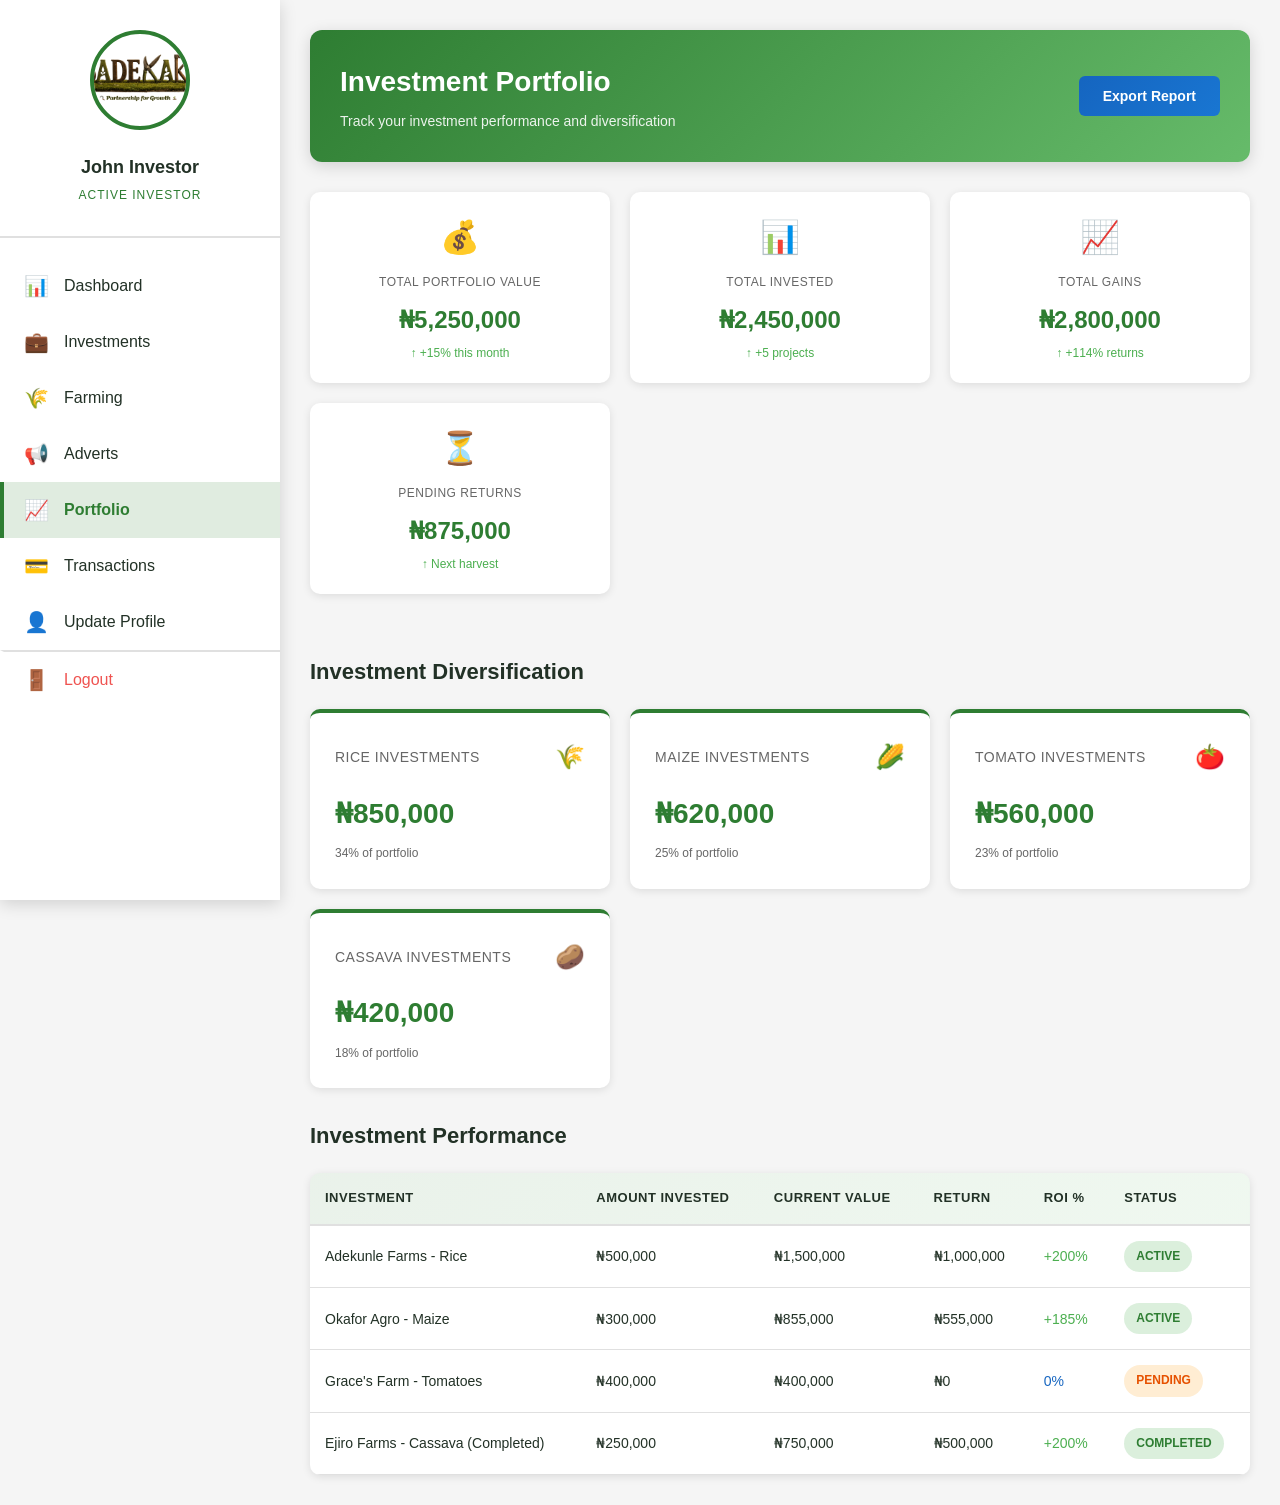
<file: investor/portfolio.html>
<!DOCTYPE html>
<html lang="en">
<head>
    <meta charset="UTF-8">
    <meta name="viewport" content="width=device-width, initial-scale=1.0">
    <title>Portfolio - Investor Dashboard</title>
    <link rel="stylesheet" href="style/investor-dashboard.css">
    <link rel="stylesheet" href="style/investor-pages.css">
</head>
<body>
    <div class="investor-container">
        <!-- Sidebar Navigation -->
        <aside class="investor-sidebar">
            <div class="investor-profile">
                <img src="../images/growthtrans.png" alt="Investor Profile" class="profile-image">
                <h3 class="profile-name">John Investor</h3>
                <p class="profile-role">Active Investor</p>
            </div>

            <nav class="investor-nav">
                <ul class="nav-menu">
                    <li><a href="investor-dashboard.html" class="nav-link"><span class="nav-icon">📊</span><span class="nav-label">Dashboard</span></a></li>
                    <li><a href="investments.html" class="nav-link"><span class="nav-icon">💼</span><span class="nav-label">Investments</span></a></li>
                    <li><a href="farming.html" class="nav-link"><span class="nav-icon">🌾</span><span class="nav-label">Farming</span></a></li>
                    <li><a href="adverts.html" class="nav-link"><span class="nav-icon">📢</span><span class="nav-label">Adverts</span></a></li>
                    <li><a href="portfolio.html" class="nav-link active"><span class="nav-icon">📈</span><span class="nav-label">Portfolio</span></a></li>
                    <li><a href="transactions.html" class="nav-link"><span class="nav-icon">💳</span><span class="nav-label">Transactions</span></a></li>
                    <li><a href="update-profile.html" class="nav-link"><span class="nav-icon">👤</span><span class="nav-label">Update Profile</span></a></li>
                    <li><a href="../index.html" class="nav-link logout"><span class="nav-icon">🚪</span><span class="nav-label">Logout</span></a></li>
                </ul>
            </nav>
        </aside>

        <!-- Main Content -->
        <main class="investor-main">
            <header class="investor-header">
                <div class="header-title">
                    <h1>Investment Portfolio</h1>
                    <p>Track your investment performance and diversification</p>
                </div>
                <div class="header-actions">
                    <button class="btn-primary">Export Report</button>
                </div>
            </header>

            <div class="dashboard-content">
                <!-- Portfolio Summary -->
                <section class="portfolio-summary">
                    <div class="portfolio-card">
                        <div class="portfolio-icon">💰</div>
                        <div class="portfolio-label">Total Portfolio Value</div>
                        <div class="portfolio-value">₦5,250,000</div>
                        <div class="portfolio-change positive">↑ +15% this month</div>
                    </div>

                    <div class="portfolio-card">
                        <div class="portfolio-icon">📊</div>
                        <div class="portfolio-label">Total Invested</div>
                        <div class="portfolio-value">₦2,450,000</div>
                        <div class="portfolio-change positive">↑ +5 projects</div>
                    </div>

                    <div class="portfolio-card">
                        <div class="portfolio-icon">📈</div>
                        <div class="portfolio-label">Total Gains</div>
                        <div class="portfolio-value">₦2,800,000</div>
                        <div class="portfolio-change positive">↑ +114% returns</div>
                    </div>

                    <div class="portfolio-card">
                        <div class="portfolio-icon">⏳</div>
                        <div class="portfolio-label">Pending Returns</div>
                        <div class="portfolio-value">₦875,000</div>
                        <div class="portfolio-change positive">↑ Next harvest</div>
                    </div>
                </section>

                <!-- Diversification -->
                <section class="overview-section">
                    <h2>Investment Diversification</h2>
                    <div class="cards-grid">
                        <div class="overview-card">
                            <div class="card-header">
                                <h3>Rice Investments</h3>
                                <span class="card-icon">🌾</span>
                            </div>
                            <p class="card-value">₦850,000</p>
                            <p class="card-subtitle">34% of portfolio</p>
                        </div>

                        <div class="overview-card">
                            <div class="card-header">
                                <h3>Maize Investments</h3>
                                <span class="card-icon">🌽</span>
                            </div>
                            <p class="card-value">₦620,000</p>
                            <p class="card-subtitle">25% of portfolio</p>
                        </div>

                        <div class="overview-card">
                            <div class="card-header">
                                <h3>Tomato Investments</h3>
                                <span class="card-icon">🍅</span>
                            </div>
                            <p class="card-value">₦560,000</p>
                            <p class="card-subtitle">23% of portfolio</p>
                        </div>

                        <div class="overview-card">
                            <div class="card-header">
                                <h3>Cassava Investments</h3>
                                <span class="card-icon">🥔</span>
                            </div>
                            <p class="card-value">₦420,000</p>
                            <p class="card-subtitle">18% of portfolio</p>
                        </div>
                    </div>
                </section>

                <!-- Performance Trends -->
                <section class="recent-section">
                    <h2>Investment Performance</h2>
                    <div class="table-container">
                        <table class="investments-table">
                            <thead>
                                <tr>
                                    <th>Investment</th>
                                    <th>Amount Invested</th>
                                    <th>Current Value</th>
                                    <th>Return</th>
                                    <th>ROI %</th>
                                    <th>Status</th>
                                </tr>
                            </thead>
                            <tbody>
                                <tr>
                                    <td>Adekunle Farms - Rice</td>
                                    <td>₦500,000</td>
                                    <td>₦1,500,000</td>
                                    <td>₦1,000,000</td>
                                    <td><span style="color: #4caf50;">+200%</span></td>
                                    <td><span class="status active">Active</span></td>
                                </tr>
                                <tr>
                                    <td>Okafor Agro - Maize</td>
                                    <td>₦300,000</td>
                                    <td>₦855,000</td>
                                    <td>₦555,000</td>
                                    <td><span style="color: #4caf50;">+185%</span></td>
                                    <td><span class="status active">Active</span></td>
                                </tr>
                                <tr>
                                    <td>Grace's Farm - Tomatoes</td>
                                    <td>₦400,000</td>
                                    <td>₦400,000</td>
                                    <td>₦0</td>
                                    <td><span style="color: #1565c0;">0%</span></td>
                                    <td><span class="status pending">Pending</span></td>
                                </tr>
                                <tr>
                                    <td>Ejiro Farms - Cassava (Completed)</td>
                                    <td>₦250,000</td>
                                    <td>₦750,000</td>
                                    <td>₦500,000</td>
                                    <td><span style="color: #4caf50;">+200%</span></td>
                                    <td><span class="status completed">Completed</span></td>
                                </tr>
                            </tbody>
                        </table>
                    </div>
                </section>
            </div>
        </main>
    </div>

    <script src="js/investor-dashboard.js"></script>
</body>
</html>
</file>
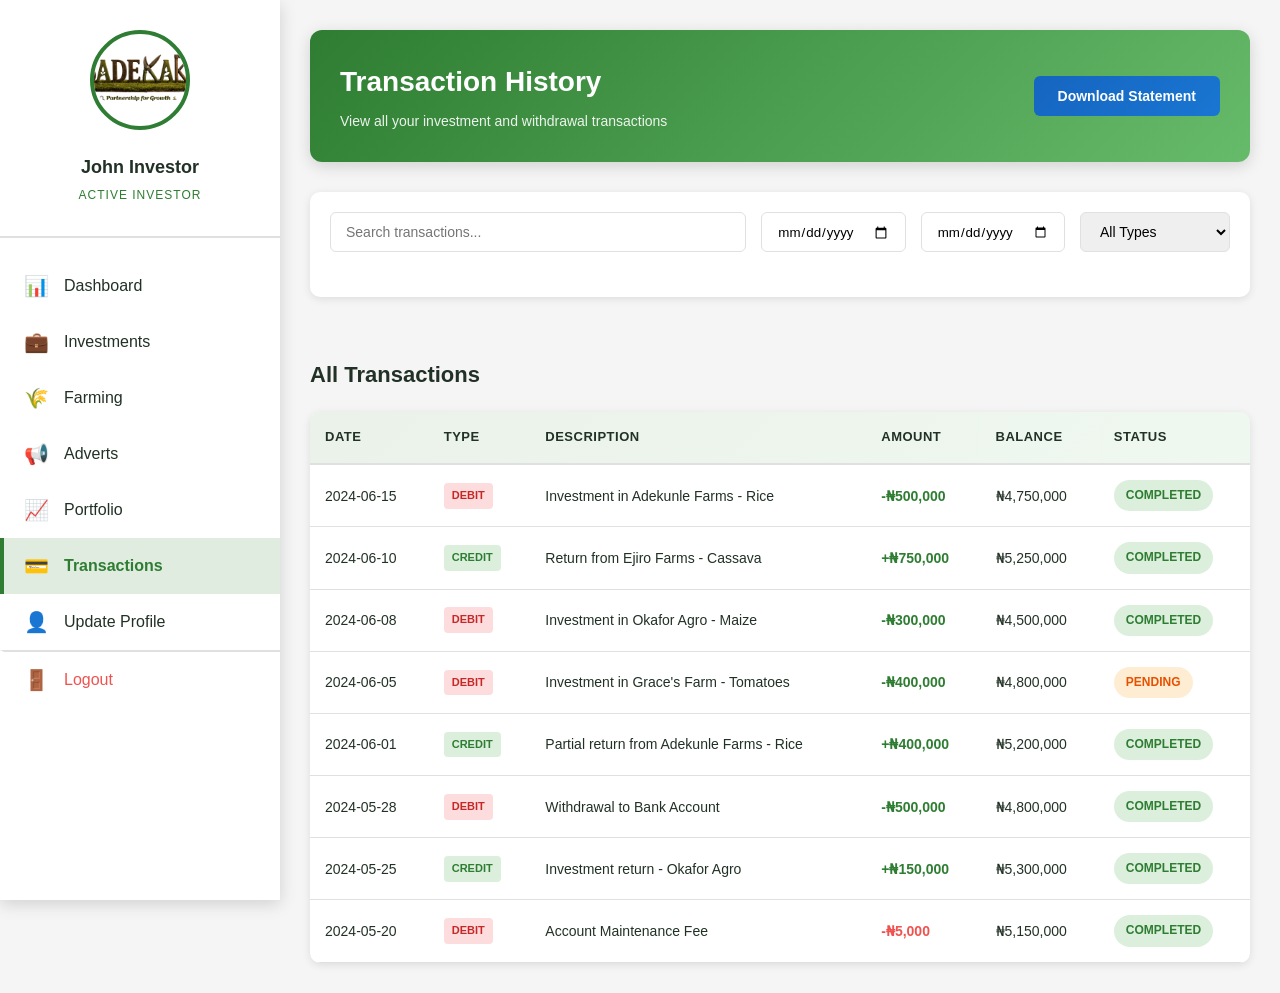
<file: investor/transactions.html>
<!DOCTYPE html>
<html lang="en">
<head>
    <meta charset="UTF-8">
    <meta name="viewport" content="width=device-width, initial-scale=1.0">
    <title>Transactions - Investor Dashboard</title>
    <link rel="stylesheet" href="style/investor-dashboard.css">
    <link rel="stylesheet" href="style/investor-pages.css">
</head>
<body>
    <div class="investor-container">
        <!-- Sidebar Navigation -->
        <aside class="investor-sidebar">
            <div class="investor-profile">
                <img src="../images/growthtrans.png" alt="Investor Profile" class="profile-image">
                <h3 class="profile-name">John Investor</h3>
                <p class="profile-role">Active Investor</p>
            </div>

            <nav class="investor-nav">
                <ul class="nav-menu">
                    <li><a href="investor-dashboard.html" class="nav-link"><span class="nav-icon">📊</span><span class="nav-label">Dashboard</span></a></li>
                    <li><a href="investments.html" class="nav-link"><span class="nav-icon">💼</span><span class="nav-label">Investments</span></a></li>
                    <li><a href="farming.html" class="nav-link"><span class="nav-icon">🌾</span><span class="nav-label">Farming</span></a></li>
                    <li><a href="adverts.html" class="nav-link"><span class="nav-icon">📢</span><span class="nav-label">Adverts</span></a></li>
                    <li><a href="portfolio.html" class="nav-link"><span class="nav-icon">📈</span><span class="nav-label">Portfolio</span></a></li>
                    <li><a href="transactions.html" class="nav-link active"><span class="nav-icon">💳</span><span class="nav-label">Transactions</span></a></li>
                    <li><a href="update-profile.html" class="nav-link"><span class="nav-icon">👤</span><span class="nav-label">Update Profile</span></a></li>
                    <li><a href="../index.html" class="nav-link logout"><span class="nav-icon">🚪</span><span class="nav-label">Logout</span></a></li>
                </ul>
            </nav>
        </aside>

        <!-- Main Content -->
        <main class="investor-main">
            <header class="investor-header">
                <div class="header-title">
                    <h1>Transaction History</h1>
                    <p>View all your investment and withdrawal transactions</p>
                </div>
                <div class="header-actions">
                    <button class="btn-primary">Download Statement</button>
                </div>
            </header>

            <div class="dashboard-content">
                <!-- Transaction Filters -->
                <section class="filter-section">
                    <div class="transaction-filters">
                        <input type="text" class="search-box" placeholder="Search transactions...">
                        <input type="date" class="date-input" placeholder="Start Date">
                        <input type="date" class="date-input" placeholder="End Date">
                        <select class="filter-select">
                            <option value="">All Types</option>
                            <option value="investment">Investment</option>
                            <option value="return">Return</option>
                            <option value="withdrawal">Withdrawal</option>
                        </select>
                    </div>
                </section>

                <!-- Transactions Table -->
                <section class="recent-section">
                    <h2>All Transactions</h2>
                    <div class="table-container">
                        <table class="transactions-table">
                            <thead>
                                <tr>
                                    <th>Date</th>
                                    <th>Type</th>
                                    <th>Description</th>
                                    <th>Amount</th>
                                    <th>Balance</th>
                                    <th>Status</th>
                                </tr>
                            </thead>
                            <tbody>
                                <tr>
                                    <td>2024-06-15</td>
                                    <td><span class="transaction-type debit">Debit</span></td>
                                    <td>Investment in Adekunle Farms - Rice</td>
                                    <td class="amount">-₦500,000</td>
                                    <td>₦4,750,000</td>
                                    <td><span class="status completed">Completed</span></td>
                                </tr>
                                <tr>
                                    <td>2024-06-10</td>
                                    <td><span class="transaction-type credit">Credit</span></td>
                                    <td>Return from Ejiro Farms - Cassava</td>
                                    <td class="amount">+₦750,000</td>
                                    <td>₦5,250,000</td>
                                    <td><span class="status completed">Completed</span></td>
                                </tr>
                                <tr>
                                    <td>2024-06-08</td>
                                    <td><span class="transaction-type debit">Debit</span></td>
                                    <td>Investment in Okafor Agro - Maize</td>
                                    <td class="amount">-₦300,000</td>
                                    <td>₦4,500,000</td>
                                    <td><span class="status completed">Completed</span></td>
                                </tr>
                                <tr>
                                    <td>2024-06-05</td>
                                    <td><span class="transaction-type debit">Debit</span></td>
                                    <td>Investment in Grace's Farm - Tomatoes</td>
                                    <td class="amount">-₦400,000</td>
                                    <td>₦4,800,000</td>
                                    <td><span class="status pending">Pending</span></td>
                                </tr>
                                <tr>
                                    <td>2024-06-01</td>
                                    <td><span class="transaction-type credit">Credit</span></td>
                                    <td>Partial return from Adekunle Farms - Rice</td>
                                    <td class="amount">+₦400,000</td>
                                    <td>₦5,200,000</td>
                                    <td><span class="status completed">Completed</span></td>
                                </tr>
                                <tr>
                                    <td>2024-05-28</td>
                                    <td><span class="transaction-type debit">Debit</span></td>
                                    <td>Withdrawal to Bank Account</td>
                                    <td class="amount">-₦500,000</td>
                                    <td>₦4,800,000</td>
                                    <td><span class="status completed">Completed</span></td>
                                </tr>
                                <tr>
                                    <td>2024-05-25</td>
                                    <td><span class="transaction-type credit">Credit</span></td>
                                    <td>Investment return - Okafor Agro</td>
                                    <td class="amount">+₦150,000</td>
                                    <td>₦5,300,000</td>
                                    <td><span class="status completed">Completed</span></td>
                                </tr>
                                <tr>
                                    <td>2024-05-20</td>
                                    <td><span class="transaction-type debit">Debit</span></td>
                                    <td>Account Maintenance Fee</td>
                                    <td class="amount negative">-₦5,000</td>
                                    <td>₦5,150,000</td>
                                    <td><span class="status completed">Completed</span></td>
                                </tr>
                            </tbody>
                        </table>
                    </div>
                </section>
            </div>
        </main>
    </div>

    <script src="js/investor-dashboard.js"></script>
</body>
</html>
</file>
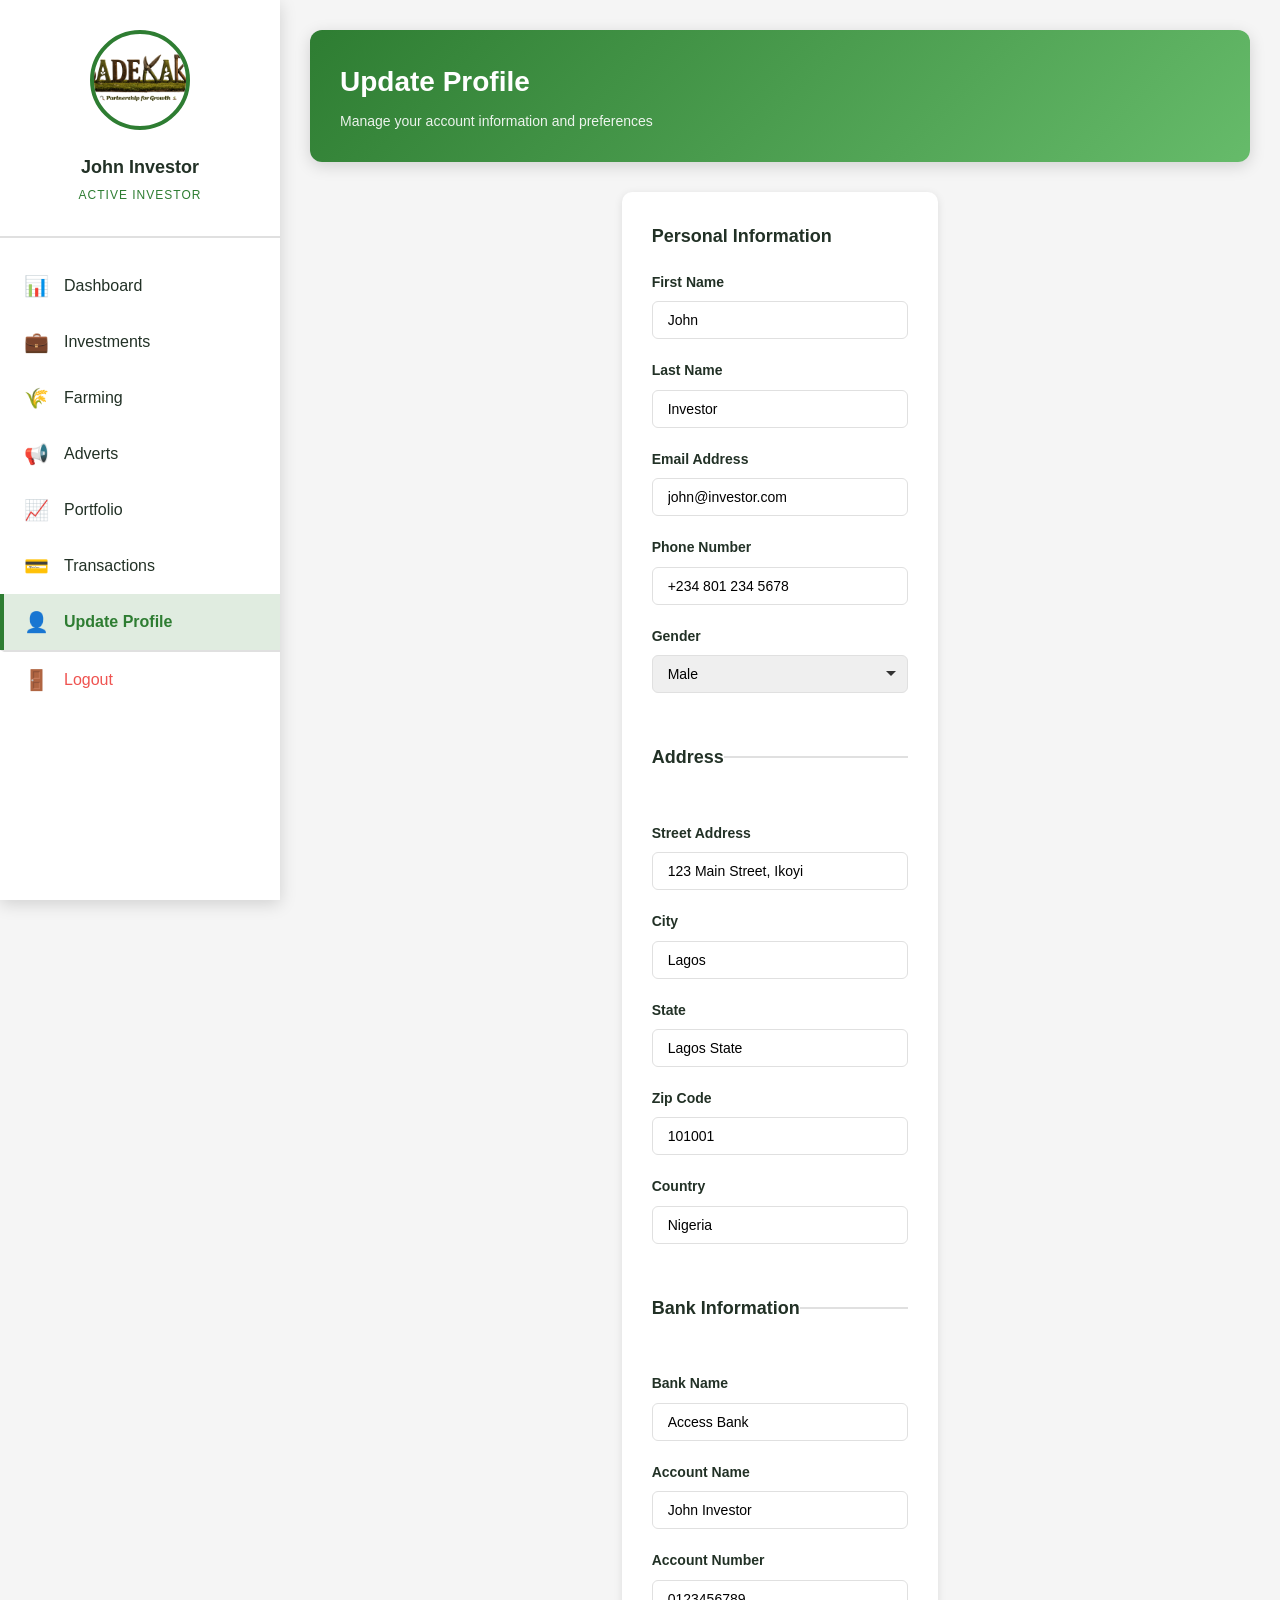
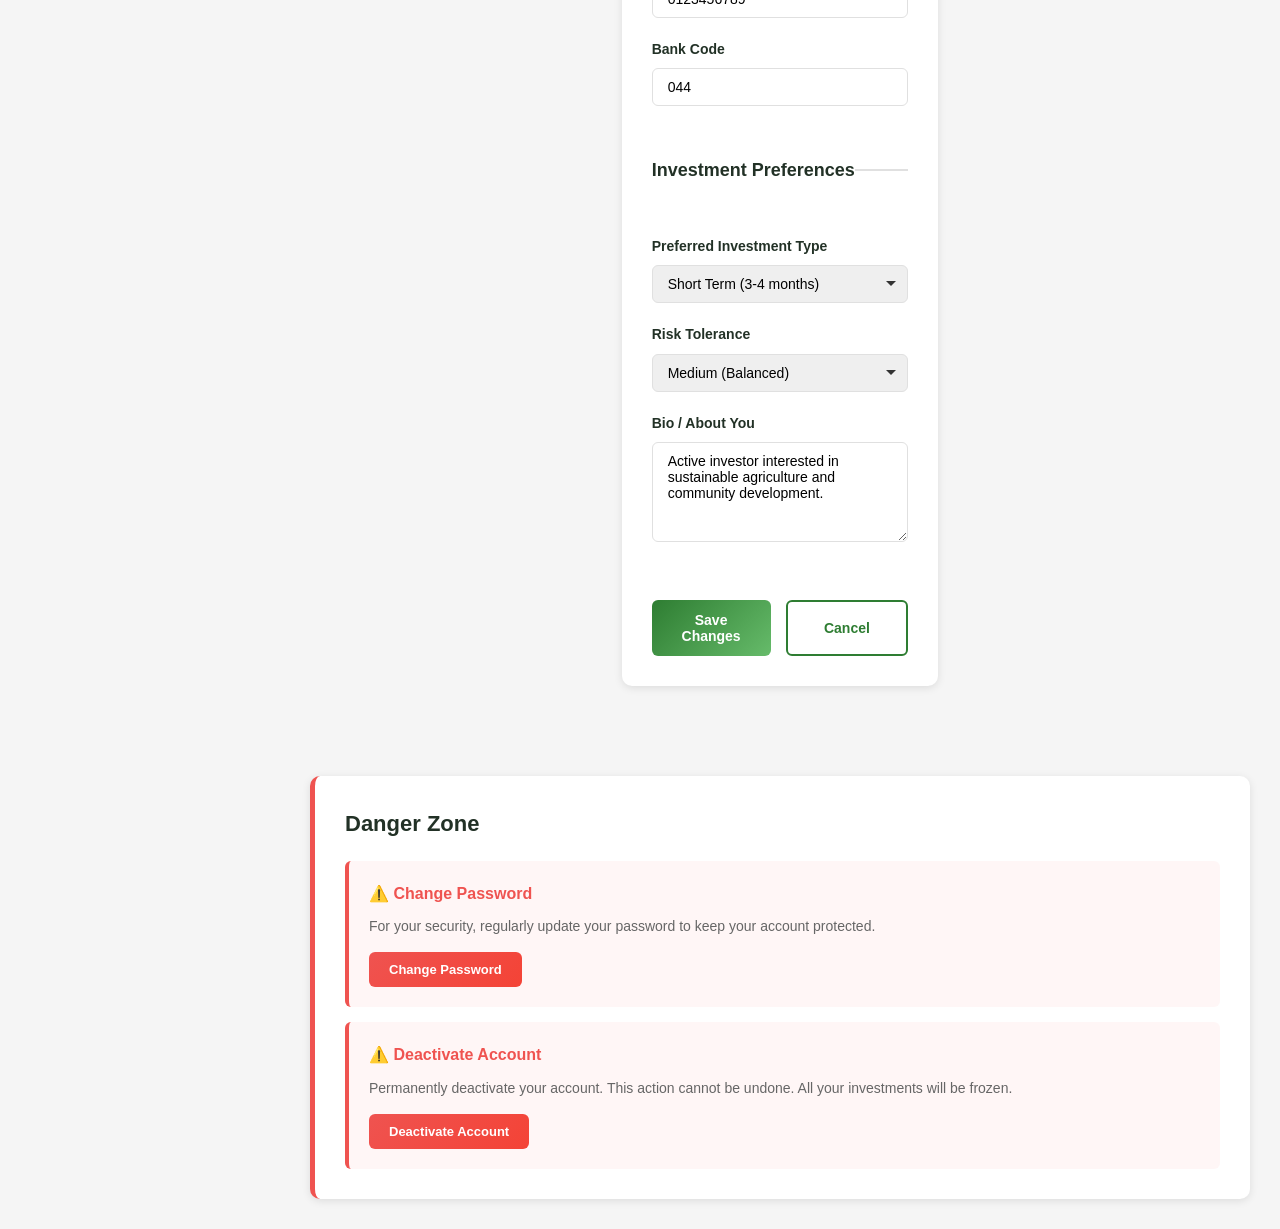
<file: investor/update-profile.html>
<!DOCTYPE html>
<html lang="en">
<head>
    <meta charset="UTF-8">
    <meta name="viewport" content="width=device-width, initial-scale=1.0">
    <title>Update Profile - Investor Dashboard</title>
    <link rel="stylesheet" href="style/investor-dashboard.css">
    <link rel="stylesheet" href="style/investor-pages.css">
</head>
<body>
    <div class="investor-container">
        <!-- Sidebar Navigation -->
        <aside class="investor-sidebar">
            <div class="investor-profile">
                <img src="../images/growthtrans.png" alt="Investor Profile" class="profile-image">
                <h3 class="profile-name">John Investor</h3>
                <p class="profile-role">Active Investor</p>
            </div>

            <nav class="investor-nav">
                <ul class="nav-menu">
                    <li><a href="investor-dashboard.html" class="nav-link"><span class="nav-icon">📊</span><span class="nav-label">Dashboard</span></a></li>
                    <li><a href="investments.html" class="nav-link"><span class="nav-icon">💼</span><span class="nav-label">Investments</span></a></li>
                    <li><a href="farming.html" class="nav-link"><span class="nav-icon">🌾</span><span class="nav-label">Farming</span></a></li>
                    <li><a href="adverts.html" class="nav-link"><span class="nav-icon">📢</span><span class="nav-label">Adverts</span></a></li>
                    <li><a href="portfolio.html" class="nav-link"><span class="nav-icon">📈</span><span class="nav-label">Portfolio</span></a></li>
                    <li><a href="transactions.html" class="nav-link"><span class="nav-icon">💳</span><span class="nav-label">Transactions</span></a></li>
                    <li><a href="update-profile.html" class="nav-link active"><span class="nav-icon">👤</span><span class="nav-label">Update Profile</span></a></li>
                    <li><a href="../index.html" class="nav-link logout"><span class="nav-icon">🚪</span><span class="nav-label">Logout</span></a></li>
                </ul>
            </nav>
        </aside>

        <!-- Main Content -->
        <main class="investor-main">
            <header class="investor-header">
                <div class="header-title">
                    <h1>Update Profile</h1>
                    <p>Manage your account information and preferences</p>
                </div>
            </header>

            <div class="dashboard-content">
                <section class="profile-form">
                    <form id="profileForm">
                        <!-- Personal Information -->
                        <fieldset class="profile-fieldset">
                            <legend class="profile-legend">Personal Information</legend>

                            <div class="form-group">
                                <label for="firstName">First Name</label>
                                <input type="text" id="firstName" name="firstName" value="John" required>
                            </div>

                            <div class="form-group">
                                <label for="lastName">Last Name</label>
                                <input type="text" id="lastName" name="lastName" value="Investor" required>
                            </div>

                            <div class="form-group">
                                <label for="email">Email Address</label>
                                <input type="email" id="email" name="email" value="john@investor.com" required>
                            </div>

                            <div class="form-group">
                                <label for="phone">Phone Number</label>
                                <input type="tel" id="phone" name="phone" value="+234 801 234 5678" required>
                            </div>

                            <div class="form-group">
                                <label for="gender">Gender</label>
                                <select id="gender" name="gender" required>
                                    <option value="">Select Gender</option>
                                    <option value="male" selected>Male</option>
                                    <option value="female">Female</option>
                                    <option value="other">Other</option>
                                </select>
                            </div>
                        </fieldset>

                        <!-- Address Information -->
                        <fieldset class="profile-fieldset">
                            <legend class="profile-legend">Address</legend>

                            <div class="form-group">
                                <label for="address">Street Address</label>
                                <input type="text" id="address" name="address" value="123 Main Street, Ikoyi" required>
                            </div>

                            <div class="form-group">
                                <label for="city">City</label>
                                <input type="text" id="city" name="city" value="Lagos" required>
                            </div>

                            <div class="form-group">
                                <label for="state">State</label>
                                <input type="text" id="state" name="state" value="Lagos State" required>
                            </div>

                            <div class="form-group">
                                <label for="zipcode">Zip Code</label>
                                <input type="text" id="zipcode" name="zipcode" value="101001" required>
                            </div>

                            <div class="form-group">
                                <label for="country">Country</label>
                                <input type="text" id="country" name="country" value="Nigeria" required>
                            </div>
                        </fieldset>

                        <!-- Bank Information -->
                        <fieldset class="profile-fieldset">
                            <legend class="profile-legend">Bank Information</legend>

                            <div class="form-group">
                                <label for="bankName">Bank Name</label>
                                <input type="text" id="bankName" name="bankName" value="Access Bank" required>
                            </div>

                            <div class="form-group">
                                <label for="accountName">Account Name</label>
                                <input type="text" id="accountName" name="accountName" value="John Investor" required>
                            </div>

                            <div class="form-group">
                                <label for="accountNumber">Account Number</label>
                                <input type="text" id="accountNumber" name="accountNumber" value="0123456789" required>
                            </div>

                            <div class="form-group">
                                <label for="bankCode">Bank Code</label>
                                <input type="text" id="bankCode" name="bankCode" value="044" required>
                            </div>
                        </fieldset>

                        <!-- Investment Preferences -->
                        <fieldset class="profile-fieldset">
                            <legend class="profile-legend">Investment Preferences</legend>

                            <div class="form-group">
                                <label for="investmentType">Preferred Investment Type</label>
                                <select id="investmentType" name="investmentType" required>
                                    <option value="">Select Type</option>
                                    <option value="shortterm" selected>Short Term (3-4 months)</option>
                                    <option value="mediumterm">Medium Term (6-8 months)</option>
                                    <option value="longterm">Long Term (12+ months)</option>
                                </select>
                            </div>

                            <div class="form-group">
                                <label for="riskTolerance">Risk Tolerance</label>
                                <select id="riskTolerance" name="riskTolerance" required>
                                    <option value="">Select Level</option>
                                    <option value="low">Low (Conservative)</option>
                                    <option value="medium" selected>Medium (Balanced)</option>
                                    <option value="high">High (Aggressive)</option>
                                </select>
                            </div>

                            <div class="form-group">
                                <label for="bio">Bio / About You</label>
                                <textarea id="bio" name="bio" placeholder="Tell us about yourself and your investment goals...">Active investor interested in sustainable agriculture and community development.</textarea>
                            </div>
                        </fieldset>

                        <!-- Form Actions -->
                        <div class="form-actions">
                            <button type="submit" class="btn-submit">Save Changes</button>
                            <button type="button" class="btn-cancel" onclick="history.back()">Cancel</button>
                        </div>
                    </form>
                </section>

                <!-- Danger Zone Section -->
                <section class="danger-zone-section">
                    <h2 class="danger-zone-title">Danger Zone</h2>
                    
                    <div class="danger-item">
                        <h3 class="danger-item-title">⚠️ Change Password</h3>
                        <p class="danger-item-description">For your security, regularly update your password to keep your account protected.</p>
                        <button type="button" class="btn-danger" data-modal="changePasswordModal">Change Password</button>
                    </div>

                    <div class="danger-item">
                        <h3 class="danger-item-title">⚠️ Deactivate Account</h3>
                        <p class="danger-item-description">Permanently deactivate your account. This action cannot be undone. All your investments will be frozen.</p>
                        <button type="button" class="btn-danger" data-modal="deactivateModal">Deactivate Account</button>
                    </div>
                </section>
            </div>
        </main>
    </div>

    <!-- ===== MODALS ===== -->

    <!-- Change Password Modal -->
    <div id="changePasswordModal" class="modal">
        <div class="modal-content">
            <div class="modal-header">
                <h2 class="modal-title">🔐 Change Password</h2>
                <button type="button" class="modal-close">&times;</button>
            </div>
            <form id="changePasswordForm">
                <div class="modal-body">
                    <p>Enter your current password and create a new secure password.</p>
                    
                    <div class="form-group">
                        <label for="currentPassword">Current Password</label>
                        <input type="password" id="currentPassword" name="currentPassword" placeholder="Enter your current password" required>
                    </div>

                    <div class="form-group">
                        <label for="newPassword">New Password</label>
                        <input type="password" id="newPassword" name="newPassword" placeholder="Enter new password (min 8 characters)" minlength="8" required>
                    </div>

                    <div class="form-group">
                        <label for="confirmPassword">Confirm Password</label>
                        <input type="password" id="confirmPassword" name="confirmPassword" placeholder="Confirm new password" minlength="8" required>
                    </div>

                    <div class="modal-warning">
                        <strong>⚠️ Important:</strong> Use a strong password with uppercase, lowercase, numbers, and special characters.
                    </div>
                </div>
                <div class="modal-footer">
                    <button type="button" class="btn btn-secondary" onclick="Modal.closeModal('changePasswordModal')">Cancel</button>
                    <button type="submit" class="btn btn-primary">Update Password</button>
                </div>
            </form>
        </div>
    </div>

    <!-- Deactivate Account Modal -->
    <div id="deactivateModal" class="modal danger">
        <div class="modal-content">
            <div class="modal-header">
                <h2 class="modal-title">🚨 Deactivate Account</h2>
                <button type="button" class="modal-close">&times;</button>
            </div>
            <form id="deactivateAccountForm">
                <div class="modal-body">
                    <div class="modal-warning">
                        <strong>⚠️ WARNING:</strong> This action is permanent and cannot be undone. All your investments will be frozen immediately.
                    </div>

                    <p style="color: var(--text-dark); font-weight: 600; margin-top: 20px;">What happens when you deactivate:</p>
                    <ul style="color: var(--text-light); font-size: 14px; line-height: 1.8;">
                        <li>✓ All active investments will be frozen</li>
                        <li>✓ Your account will be marked as inactive</li>
                        <li>✓ You will no longer receive updates</li>
                        <li>✓ Your data will be retained for 12 months</li>
                        <li>✓ After 12 months, all data will be permanently deleted</li>
                    </ul>

                    <div class="form-group" style="margin-top: 20px;">
                        <label for="deactivateReason">Reason for Deactivation (Optional)</label>
                        <textarea id="deactivateReason" name="deactivateReason" placeholder="Please tell us why you're deactivating your account..." style="min-height: 100px;"></textarea>
                    </div>

                    <div class="form-group">
                        <label for="deactivateConfirm" style="display: flex; align-items: center; cursor: pointer;">
                            <input type="checkbox" id="deactivateConfirm" name="deactivateConfirm" required style="width: auto; margin-right: 10px; cursor: pointer;">
                            <span>I understand this action is permanent and cannot be undone</span>
                        </label>
                    </div>
                </div>
                <div class="modal-footer">
                    <button type="button" class="btn btn-secondary" onclick="Modal.closeModal('deactivateModal')">Keep Account</button>
                    <button type="submit" class="btn btn-danger">Deactivate Account</button>
                </div>
            </form>
        </div>
    </div>

    <!-- JavaScript Files -->
    <script src="js/investor-dashboard.js"></script>
    <script src="js/update-profile.js"></script>
    <script>
        document.getElementById('profileForm').addEventListener('submit', function(e) {
            e.preventDefault();
            alert('Profile updated successfully!');
        });
    </script>
</body>
</html>
</file>
<file: style/faq.css>
/* FAQ Page Styles */

* {
  box-sizing: border-box;
  margin: 0;
  padding: 0;
}

body {
  font-family: Arial, Helvetica, sans-serif;
  background: #f7f4ea;
  color: #223126;
}

.container {
  width: min(1120px, 90%);
  margin: 0 auto;
}

/* ===== FAQ HEADER ===== */

.faq-header {
  background: linear-gradient(135deg, #2e7d32 0%, #1b5e20 100%);
  color: #ffffff;
  padding: 60px 0 40px;
  box-shadow: 0 4px 12px rgba(0, 0, 0, 0.1);
  position: sticky;
  top: 0;
  z-index: 100;
}

.faq-back-btn {
  display: inline-flex;
  align-items: center;
  gap: 8px;
  color: #ffffff;
  text-decoration: none;
  font-weight: 600;
  font-size: 1rem;
  transition: all 0.3s ease;
  padding: 8px 16px;
  border-radius: 6px;
  background: rgba(255, 255, 255, 0.1);
  border: 2px solid rgba(255, 255, 255, 0.2);
  margin-bottom: 20px;
}

.faq-back-btn:hover {
  background: rgba(255, 255, 255, 0.2);
  border-color: rgba(255, 255, 255, 0.4);
  transform: translateX(-4px);
}

.back-arrow {
  font-size: 1.2rem;
}

.faq-title {
  font-size: 2.5rem;
  font-weight: 800;
  margin-bottom: 12px;
  text-shadow: 0 2px 8px rgba(0, 0, 0, 0.2);
}

.faq-subtitle {
  font-size: 1.1rem;
  font-weight: 300;
  color: rgba(255, 255, 255, 0.9);
  max-width: 600px;
}

/* ===== FAQ SECTION ===== */

.faq-section {
  padding: 80px 0;
  background: #f7f4ea;
  min-height: 100vh;
}

.faq-search-container {
  position: relative;
  margin-bottom: 60px;
  animation: fadeInDown 0.6s ease;
}

@keyframes fadeInDown {
  from {
    opacity: 0;
    transform: translateY(-20px);
  }
  to {
    opacity: 1;
    transform: translateY(0);
  }
}

.faq-search-input {
  width: 100%;
  max-width: 500px;
  padding: 16px 40px 16px 16px;
  border: 2px solid #2e7d32;
  border-radius: 8px;
  font-size: 1rem;
  transition: all 0.3s ease;
  box-shadow: 0 4px 12px rgba(46, 125, 50, 0.1);
}

.faq-search-input:focus {
  outline: none;
  border-color: #1b5e20;
  box-shadow: 0 8px 20px rgba(46, 125, 50, 0.2);
}

.search-icon {
  position: absolute;
  right: 16px;
  top: 50%;
  transform: translateY(-50%);
  font-size: 1.3rem;
  color: #2e7d32;
  pointer-events: none;
}

/* ===== FAQ CONTAINER ===== */

.faq-container {
  display: flex;
  flex-direction: column;
  gap: 60px;
}

.faq-category {
  animation: fadeInUp 0.6s ease forwards;
  opacity: 0;
}

.faq-category:nth-child(1) { animation-delay: 0.1s; }
.faq-category:nth-child(2) { animation-delay: 0.2s; }
.faq-category:nth-child(3) { animation-delay: 0.3s; }
.faq-category:nth-child(4) { animation-delay: 0.4s; }
.faq-category:nth-child(5) { animation-delay: 0.5s; }
.faq-category:nth-child(6) { animation-delay: 0.6s; }

@keyframes fadeInUp {
  from {
    opacity: 0;
    transform: translateY(20px);
  }
  to {
    opacity: 1;
    transform: translateY(0);
  }
}

.faq-category-title {
  font-size: 1.8rem;
  color: #2e7d32;
  margin-bottom: 30px;
  padding-bottom: 15px;
  border-bottom: 3px solid #2e7d32;
  font-weight: 700;
}

/* ===== FAQ ITEMS ===== */

.faq-item {
  background: #ffffff;
  border-radius: 12px;
  overflow: hidden;
  box-shadow: 0 4px 12px rgba(0, 0, 0, 0.08);
  transition: all 0.3s ease;
  margin-bottom: 16px;
  border-left: 4px solid transparent;
}

.faq-item:hover {
  box-shadow: 0 8px 24px rgba(46, 125, 50, 0.15);
  border-left-color: #2e7d32;
}

/* FAQ Question Button */

.faq-question {
  width: 100%;
  padding: 20px;
  background: #f9f9f9;
  border: none;
  cursor: pointer;
  display: flex;
  justify-content: space-between;
  align-items: center;
  gap: 16px;
  transition: all 0.3s ease;
  font-size: 1rem;
  font-weight: 600;
  color: #2e7d32;
  text-align: left;
}

.faq-question:hover {
  background: #efefef;
}

.faq-item.active .faq-question {
  background: linear-gradient(135deg, #2e7d32, #1b5e20);
  color: #ffffff;
}

.question-text {
  flex: 1;
  font-size: 1.05rem;
}

.faq-icon {
  flex-shrink: 0;
  font-size: 1.5rem;
  transition: transform 0.3s ease;
  font-weight: 300;
}

.faq-item.active .faq-icon {
  transform: rotate(45deg);
}

/* FAQ Answer */

.faq-answer {
  max-height: 0;
  overflow: hidden;
  transition: all 0.3s ease;
  background: #ffffff;
}

.faq-item.active .faq-answer {
  max-height: 1000px;
}

.faq-answer p {
  padding: 0 20px 20px 20px;
  color: #666;
  line-height: 1.7;
  font-size: 0.95rem;
  animation: fadeIn 0.3s ease 0.15s forwards;
  opacity: 0;
}

@keyframes fadeIn {
  from {
    opacity: 0;
  }
  to {
    opacity: 1;
  }
}

.faq-answer strong {
  color: #2e7d32;
  font-weight: 700;
}

/* ===== FAQ FOOTER ===== */

.faq-footer {
  background: linear-gradient(135deg, #1b3a26 0%, #2e5f3f 100%);
  color: #ffffff;
  padding: 40px 0;
  text-align: center;
  border-top: 2px solid #2e7d32;
}

.faq-footer .container {
  display: flex;
  justify-content: space-between;
  align-items: center;
  flex-wrap: wrap;
  gap: 20px;
}

.faq-footer p {
  flex: 1;
  margin: 0;
}

.faq-footer-links {
  display: flex;
  gap: 20px;
  flex-wrap: wrap;
}

.faq-footer-links a {
  color: #66bb6a;
  text-decoration: none;
  font-weight: 600;
  transition: all 0.3s ease;
  padding: 8px 16px;
  border: 2px solid #66bb6a;
  border-radius: 6px;
}

.faq-footer-links a:hover {
  background: #66bb6a;
  color: #ffffff;
  transform: translateY(-2px);
}

/* ===== HIDDEN STATE ===== */

.faq-item.hidden {
  display: none;
}

/* ===== RESPONSIVE DESIGN ===== */

@media (max-width: 900px) {
  .faq-header {
    padding: 40px 0 30px;
  }

  .faq-title {
    font-size: 2rem;
  }

  .faq-subtitle {
    font-size: 1rem;
  }

  .faq-search-input {
    max-width: 100%;
  }

  .faq-section {
    padding: 60px 0;
  }

  .faq-category {
    margin-bottom: 30px;
  }

  .faq-category-title {
    font-size: 1.5rem;
    margin-bottom: 20px;
  }

  .faq-question {
    padding: 18px;
    font-size: 0.95rem;
  }

  .question-text {
    font-size: 1rem;
  }

  .faq-footer .container {
    flex-direction: column;
    text-align: center;
  }

  .faq-footer p {
    flex: 1 100%;
  }

  .faq-footer-links {
    justify-content: center;
  }
}

@media (max-width: 600px) {
  .faq-header {
    padding: 30px 0 20px;
  }

  .faq-title {
    font-size: 1.8rem;
    margin-bottom: 8px;
  }

  .faq-subtitle {
    font-size: 0.95rem;
  }

  .faq-back-btn {
    font-size: 0.9rem;
    padding: 6px 12px;
  }

  .faq-section {
    padding: 40px 0;
  }

  .faq-search-input {
    padding: 14px 36px 14px 14px;
    font-size: 0.95rem;
  }

  .search-icon {
    font-size: 1.1rem;
  }

  .faq-container {
    gap: 40px;
  }

  .faq-category-title {
    font-size: 1.3rem;
    margin-bottom: 16px;
  }

  .faq-question {
    padding: 16px;
    font-size: 0.9rem;
    gap: 12px;
  }

  .question-text {
    font-size: 0.95rem;
  }

  .faq-icon {
    font-size: 1.3rem;
  }

  .faq-answer p {
    padding: 0 16px 16px 16px;
    font-size: 0.9rem;
  }

  .faq-footer {
    padding: 30px 0;
  }

  .faq-footer p {
    font-size: 0.9rem;
  }

  .faq-footer-links {
    gap: 10px;
  }

  .faq-footer-links a {
    font-size: 0.85rem;
    padding: 6px 12px;
  }
}

@media (max-width: 450px) {
  .faq-header {
    padding: 20px 0 15px;
  }

  .faq-title {
    font-size: 1.5rem;
  }

  .faq-subtitle {
    font-size: 0.9rem;
  }

  .faq-back-btn {
    font-size: 0.85rem;
  }

  .faq-section {
    padding: 30px 0;
  }

  .faq-search-input {
    padding: 12px 32px 12px 12px;
    font-size: 0.9rem;
  }

  .faq-container {
    gap: 30px;
  }

  .faq-category-title {
    font-size: 1.1rem;
    margin-bottom: 12px;
    padding-bottom: 10px;
  }

  .faq-question {
    padding: 14px;
    font-size: 0.85rem;
    gap: 10px;
  }

  .question-text {
    font-size: 0.9rem;
  }

  .faq-icon {
    font-size: 1.1rem;
  }

  .faq-answer p {
    padding: 0 14px 14px 14px;
    font-size: 0.85rem;
    line-height: 1.6;
  }

  .faq-footer {
    padding: 20px 0;
  }

  .faq-footer .container {
    flex-direction: column;
  }

  .faq-footer p {
    font-size: 0.85rem;
  }

  .faq-footer-links {
    flex-direction: column;
    gap: 8px;
  }

  .faq-footer-links a {
    font-size: 0.8rem;
    width: 100%;
    padding: 8px 12px;
  }
}
</file>
<file: style/auth.css>
/* Auth Pages Styling (Login & Register) */

* {
  box-sizing: border-box;
  margin: 0;
  padding: 0;
}

body {
  font-family: Arial, Helvetica, sans-serif;
  background: linear-gradient(135deg, #2e7d32 0%, #1b5e20 100%);
  min-height: 100vh;
  color: #223126;
}

.auth-page-container {
  display: grid;
  grid-template-columns: 1fr 1fr;
  min-height: 100vh;
  gap: 0;
}

/* ===== LEFT SIDE - BRANDING ===== */

.auth-left-side {
  background-image: url('../images/invest.png');
  background-size: cover;
  background-position: center;
  background-repeat: no-repeat;
  background-attachment: scroll;
  color: #ffffff;
  padding: 60px 40px;
  display: flex;
  flex-direction: column;
  justify-content: space-between;
  animation: slideInLeft 0.5s ease;
  position: relative;
  overflow: hidden;
}

.auth-left-side::before {
  content: '';
  position: absolute;
  top: 0;
  left: 0;
  right: 0;
  bottom: 0;
  background: linear-gradient(135deg, rgba(27, 94, 32, 0.7) 0%, rgba(46, 125, 50, 0.6) 100%);
  z-index: 0;
}

.auth-branding,
.auth-features {
  position: relative;
  z-index: 1;
}

@keyframes slideInLeft {
  from {
    opacity: 0;
    transform: translateX(-30px);
  }
  to {
    opacity: 1;
    transform: translateX(0);
  }
}

.auth-branding {
  text-align: center;
  position: relative;
  z-index: 1;
}

.auth-logo-link {
  display: inline-block;
  margin-bottom: 20px;
}

.auth-logo {
  width: 80px;
  height: 80px;
  object-fit: contain;
  filter: brightness(0) invert(1);
  transition: transform 0.3s ease;
}

.auth-logo:hover {
  transform: scale(1.05);
}

.auth-branding h1 {
  font-size: 2.5rem;
  font-weight: 800;
  margin-bottom: 8px;
  text-shadow: 0 2px 8px rgba(0, 0, 0, 0.2);
}

.auth-branding p {
  font-size: 1rem;
  color: rgba(255, 255, 255, 0.9);
  font-weight: 300;
}

.auth-features {
  display: flex;
  flex-direction: column;
  gap: 20px;
}

.feature-item {
  display: flex;
  align-items: center;
  gap: 16px;
  padding: 16px;
  background: rgba(255, 255, 255, 0.1);
  border-radius: 8px;
  backdrop-filter: blur(4px);
  border: 1px solid rgba(255, 255, 255, 0.2);
  transition: all 0.3s ease;
}

.feature-item:hover {
  background: rgba(255, 255, 255, 0.15);
  transform: translateX(8px);
}

.feature-icon {
  font-size: 2rem;
}

.feature-item p {
  font-size: 0.95rem;
  font-weight: 600;
}

/* ===== RIGHT SIDE - FORM ===== */

.auth-right-side {
  background: #f7f4ea;
  padding: 40px;
  display: flex;
  align-items: center;
  justify-content: center;
  animation: slideInRight 0.5s ease;
}

@keyframes slideInRight {
  from {
    opacity: 0;
    transform: translateX(30px);
  }
  to {
    opacity: 1;
    transform: translateX(0);
  }
}

.auth-form-wrapper {
  width: 100%;
  max-width: 400px;
  position: relative;
}

.auth-back-btn {
  display: inline-flex;
  align-items: center;
  gap: 8px;
  color: #2e7d32;
  text-decoration: none;
  font-weight: 600;
  font-size: 0.95rem;
  transition: all 0.3s ease;
  padding: 8px 12px;
  margin-bottom: 20px;
  border-radius: 6px;
  background: rgba(46, 125, 50, 0.1);
  border: 1px solid rgba(46, 125, 50, 0.2);
}

.auth-back-btn:hover {
  background: rgba(46, 125, 50, 0.15);
  transform: translateX(-4px);
}

.auth-header-standalone {
  text-align: center;
  margin-bottom: 30px;
}

.auth-header-standalone h2 {
  font-size: 1.8rem;
  color: #2e7d32;
  margin-bottom: 8px;
  font-weight: 700;
}

.auth-header-standalone p {
  color: #999;
  font-size: 0.95rem;
}

/* Form Styling */
.auth-form-standalone {
  margin-bottom: 20px;
}

.form-group {
  margin-bottom: 20px;
}

.form-group label {
  display: block;
  margin-bottom: 8px;
  color: #223126;
  font-weight: 600;
  font-size: 0.95rem;
}

.form-group input[type="text"],
.form-group input[type="email"],
.form-group input[type="password"] {
  width: 100%;
  padding: 12px 16px;
  border: 2px solid #e0e0e0;
  border-radius: 8px;
  font-size: 1rem;
  transition: all 0.3s ease;
  font-family: Arial, Helvetica, sans-serif;
}

.form-group input[type="text"]:focus,
.form-group input[type="email"]:focus,
.form-group input[type="password"]:focus {
  outline: none;
  border-color: #2e7d32;
  box-shadow: 0 0 0 3px rgba(46, 125, 50, 0.1);
  background: rgba(46, 125, 50, 0.02);
}

.form-group.checkbox {
  display: flex;
  align-items: center;
  gap: 12px;
  margin-bottom: 20px;
}

.form-group.checkbox input[type="checkbox"] {
  width: 18px;
  height: 18px;
  cursor: pointer;
  accent-color: #2e7d32;
}

.checkbox-label {
  margin: 0 !important;
  font-weight: 500;
  font-size: 0.95rem;
  cursor: pointer;
}

/* Auth Button */
.auth-btn-standalone {
  width: 100%;
  padding: 14px 24px;
  background: linear-gradient(135deg, #2e7d32, #1b5e20);
  color: #ffffff;
  border: none;
  border-radius: 8px;
  font-size: 1rem;
  font-weight: 600;
  cursor: pointer;
  transition: all 0.3s ease;
  margin-bottom: 16px;
}

.auth-btn-standalone:hover {
  transform: translateY(-2px);
  box-shadow: 0 8px 20px rgba(46, 125, 50, 0.4);
}

.auth-btn-standalone:active {
  transform: translateY(0);
}

/* Divider */
.auth-divider {
  position: relative;
  margin: 24px 0;
  text-align: center;
  color: #999;
  font-size: 0.9rem;
}

.auth-divider::before {
  content: '';
  position: absolute;
  top: 50%;
  left: 0;
  right: 0;
  height: 1px;
  background: #e0e0e0;
  z-index: 0;
}

.auth-divider span {
  position: relative;
  z-index: 1;
  background: #f7f4ea;
  padding: 0 12px;
}

/* Social Logins */
.social-logins-page {
  display: grid;
  grid-template-columns: 1fr 1fr;
  gap: 12px;
  margin-bottom: 24px;
}

.social-btn-page {
  padding: 12px 16px;
  border: 2px solid #e0e0e0;
  background: #ffffff;
  border-radius: 8px;
  font-size: 0.9rem;
  font-weight: 600;
  cursor: pointer;
  transition: all 0.3s ease;
  display: flex;
  align-items: center;
  justify-content: center;
  gap: 8px;
  color: #223126;
}

.social-btn-page:hover {
  border-color: #2e7d32;
  background: rgba(46, 125, 50, 0.05);
  transform: translateY(-2px);
}

.google-btn svg,
.email-btn svg {
  width: 20px;
  height: 20px;
}

/* Auth Footer */
.auth-footer-standalone {
  text-align: center;
  display: flex;
  flex-direction: column;
  gap: 12px;
}

.auth-footer-standalone p {
  margin: 0;
  font-size: 0.9rem;
  color: #666;
}

.link-btn {
  color: #2e7d32;
  cursor: pointer;
  font-weight: 600;
  text-decoration: underline;
  transition: color 0.3s ease;
}

.link-btn:hover {
  color: #1b5e20;
}

.forgot-password {
  color: #999;
  text-decoration: none;
  font-size: 0.9rem;
  transition: color 0.3s ease;
}

.forgot-password:hover {
  color: #2e7d32;
  text-decoration: underline;
}

/* ===== RESPONSIVE DESIGN ===== */

@media (max-width: 1024px) {
  .auth-left-side {
    padding: 40px 30px;
  }

  .auth-right-side {
    padding: 30px;
  }

  .auth-logo {
    width: 70px;
    height: 70px;
  }

  .auth-branding h1 {
    font-size: 2rem;
  }
}

@media (max-width: 900px) {
  .auth-page-container {
    grid-template-columns: 1fr;
  }

  .auth-left-side {
    padding: 40px 20px;
    min-height: auto;
    border-bottom: 2px solid rgba(255, 255, 255, 0.1);
  }

  .auth-right-side {
    padding: 40px 20px;
  }

  .auth-branding h1 {
    font-size: 1.8rem;
  }

  .auth-features {
    display: grid;
    grid-template-columns: repeat(3, 1fr);
    gap: 12px;
  }

  .feature-item {
    padding: 12px;
    gap: 8px;
  }

  .feature-icon {
    font-size: 1.5rem;
  }

  .feature-item p {
    font-size: 0.85rem;
  }
}

@media (max-width: 600px) {
  .auth-page-container {
    min-height: auto;
  }

  .auth-left-side {
    padding: 30px 20px;
  }

  .auth-right-side {
    padding: 20px;
  }

  .auth-logo {
    width: 60px;
    height: 60px;
  }

  .auth-branding h1 {
    font-size: 1.5rem;
    margin-bottom: 4px;
  }

  .auth-branding p {
    font-size: 0.9rem;
  }

  .auth-features {
    grid-template-columns: 1fr;
    gap: 10px;
    margin-top: 20px;
  }

  .feature-item {
    padding: 10px;
    gap: 8px;
  }

  .feature-icon {
    font-size: 1.3rem;
  }

  .feature-item p {
    font-size: 0.8rem;
  }

  .auth-form-wrapper {
    max-width: 100%;
  }

  .auth-back-btn {
    font-size: 0.9rem;
    margin-bottom: 15px;
  }

  .auth-header-standalone h2 {
    font-size: 1.5rem;
  }

  .auth-header-standalone p {
    font-size: 0.9rem;
  }

  .form-group input[type="text"],
  .form-group input[type="email"],
  .form-group input[type="password"] {
    padding: 11px 14px;
    font-size: 16px;
  }

  .auth-btn-standalone {
    padding: 12px 20px;
  }

  .social-logins-page {
    gap: 10px;
  }

  .social-btn-page {
    padding: 10px 12px;
    font-size: 0.85rem;
  }
}

@media (max-width: 450px) {
  .auth-left-side {
    padding: 20px;
  }

  .auth-right-side {
    padding: 15px;
  }

  .auth-logo {
    width: 50px;
    height: 50px;
  }

  .auth-branding h1 {
    font-size: 1.3rem;
  }

  .auth-branding p {
    font-size: 0.8rem;
  }

  .auth-features {
    gap: 8px;
    margin-top: 15px;
  }

  .feature-icon {
    font-size: 1.1rem;
  }

  .feature-item p {
    font-size: 0.75rem;
  }

  .auth-header-standalone h2 {
    font-size: 1.3rem;
  }

  .auth-header-standalone p {
    font-size: 0.85rem;
  }

  .form-group {
    margin-bottom: 16px;
  }

  .form-group label {
    font-size: 0.9rem;
    margin-bottom: 6px;
  }

  .form-group input[type="text"],
  .form-group input[type="email"],
  .form-group input[type="password"] {
    padding: 10px 12px;
    font-size: 16px;
  }

  .auth-btn-standalone {
    padding: 11px 16px;
    font-size: 0.95rem;
  }

  .auth-footer-standalone p {
    font-size: 0.8rem;
  }

  .link-btn {
    font-size: 0.8rem;
  }

  .forgot-password {
    font-size: 0.8rem;
  }
}
</file>
<file: style/index.css>
:root {
  --green: #2e7d32;
  --green-dark: #1b5e20;
  --cream: #f7f4ea;
  --text: #223126;
  --holdhover:color: #736b14;
  --second:#332c19;
}

* {
  box-sizing: border-box;
  margin: 0;
  padding: 0;
}

body {
  font-family: Arial, Helvetica, sans-serif;
  background: var(--cream);
  color: var(--text);
}

.container {
  width: min(1120px, 90%);
  margin: 0 auto;
}

.site-header {
  background: linear-gradient(90deg, #ffffff, #eef7ea) 0.3;
  box-shadow: 0 2px 18px rgba(0, 0, 0, 0.4);
  padding: 16px 0;
  position: sticky;
  top: 0;
  width: 100%;
  z-index: 1000;
}

.site-header .container {
  display: flex;
  align-items: center;
  justify-content: space-between;
  gap: 20px;
  position: relative;
}

.brand-link {
  display: flex;
  align-items: center;
  margin-right: auto;
}

.logo {
  display: block;
  height: 60px;
  width: auto;
  object-fit: contain;
  transition: all 0.5s cubic-bezier(0.4, 0, 0.2, 1);
}

/* Logo Animation - Fade Out & Down */
@keyframes logoFadeOutDown {
  0% {
    opacity: 1;
    transform: translateY(0) scale(1);
  }
  50% {
    opacity: 0;
    transform: translateY(8px) scale(0.95);
  }
  100% {
    opacity: 0;
    transform: translateY(8px) scale(0.95);
  }
}

/* Logo Animation - Fade In & Up */
@keyframes logoFadeInUp {
  0% {
    opacity: 0;
    transform: translateY(-8px) scale(0.95);
  }
  50% {
    opacity: 0;
    transform: translateY(-8px) scale(0.95);
  }
  100% {
    opacity: 1;
    transform: translateY(0) scale(1);
  }
}

/* Logo Animation - Fade Out & Up */
@keyframes logoFadeOutUp {
  0% {
    opacity: 1;
    transform: translateY(0) scale(1);
  }
  50% {
    opacity: 0;
    transform: translateY(-8px) scale(0.95);
  }
  100% {
    opacity: 0;
    transform: translateY(-8px) scale(0.95);
  }
}

/* Logo Animation - Fade In & Down */
@keyframes logoFadeInDown {
  0% {
    opacity: 0;
    transform: translateY(8px) scale(0.95);
  }
  50% {
    opacity: 0;
    transform: translateY(8px) scale(0.95);
  }
  100% {
    opacity: 1;
    transform: translateY(0) scale(1);
  }
}

/* Animation classes */
.logo.animate-out-down {
  animation: logoFadeOutDown 0.4s cubic-bezier(0.4, 0, 0.2, 1) forwards;
}

.logo.animate-in-up {
  animation: logoFadeInUp 0.4s cubic-bezier(0.4, 0, 0.2, 1) forwards;
}

.logo.animate-out-up {
  animation: logoFadeOutUp 0.4s cubic-bezier(0.4, 0, 0.2, 1) forwards;
}

.logo.animate-in-down {
  animation: logoFadeInDown 0.4s cubic-bezier(0.4, 0, 0.2, 1) forwards;
}

/* Navigation Links Color Animation */
@keyframes navColorCycle {
  0% {
    color: #332c19;
  }
  25% {
    color: #2e7d32;
  }
  50% {
    color: #736b14;
  }
  75% {
    color: #1565c0;
  }
  100% {
    color: #332c19;
  }
}

/* Animation class for nav links during scroll */
.nav-links a.color-animate {
  animation: navColorCycle 3s ease-in-out infinite;
}

.menu-toggle {
  display: none;
  border: none;
  background: transparent;
  cursor: pointer;
  padding: 8px;
  margin-left: auto;
}

.menu-icon {
  display: flex;
  flex-direction: column;
  gap: 6px;
  width: 30px;
}

.menu-icon span {
  display: block;
  height: 3px;
  width: 100%;
  background: #332c19;
  border-radius: 3px;
  box-shadow: 0 0 2px rgba(20, 108, 29, 0.35);
  transition: all 0.2s ease;
}

.menu-toggle.open .menu-icon span:nth-child(1) {
  transform: translateY(6px) rotate(45deg);
}

.menu-toggle.open .menu-icon span:nth-child(2) {
  opacity: 0;
}

.menu-toggle.open .menu-icon span:nth-child(3) {
  transform: translateY(-6px) rotate(-45deg);
}

.nav-links {
  display: flex;
  flex-wrap: wrap;
  align-items: center;
  color: #332c19;
  gap: 30px;
}

.nav-links a {
  color: var(--text);
  text-decoration: none;
  font-weight: bolder;
  position: relative;
  padding-bottom: 4px;
  transition: color 0.2s ease;
}

.nav-links a::after { 
  content: "";
  position: absolute;
  left: 0;
  bottom: 0;
  width: 0;
  height: 2px;
  background: linear-gradient(90deg, #736b14, #332c19);
  transition: width 0.25s ease;
}

.nav-links a:hover,
.nav-links a:focus,
.nav-links a.active {
  color: #736b14;
}

.nav-links a:hover::after,
.nav-links a:focus::after,
.nav-links a.active::after {
  width: 100%;
}

/* Dropdown Menu */
.nav-dropdown {
  position: relative;
  display: flex;
  align-items: center;
}

.services-link {
  color: var(--text);
  text-decoration: none;
  font-weight: bolder;
  position: relative;
  padding-bottom: 4px;
  transition: color 0.2s ease;
  cursor: pointer;
  display: inline-block;
}

.services-link::after { 
  content: "";
  position: absolute;
  left: 0;
  bottom: 0;
  width: 0;
  height: 2px;
  background: linear-gradient(90deg, #736b14, #332c19);
  transition: width 0.25s ease;
}

.services-link:hover,
.services-link:focus {
  color: #736b14;
}

.services-link:hover::after,
.services-link:focus::after {
  width: 100%;
}

/* Dropdown Arrow Styling */
.dropdown-arrow {
  display: inline-block;
  margin-left: 4px;
  font-size: 0.75em;
  transition: transform 0.3s ease;
}

.services-link:hover .dropdown-arrow,
.services-link:focus .dropdown-arrow {
  transform: scaleY(1.2) scaleX(0.9);
}

.dropdown-menu {
  position: absolute;
  top: 100%;
  left: 0;
  background: #ffffff;
  border: 2px solid #2e7d32;
  border-radius: 8px;
  padding: 12px 0;
  min-width: 200px;
  opacity: 0;
  visibility: hidden;
  transform: translateY(-10px);
  transition: all 0.3s ease;
  z-index: 1000;
  box-shadow: 0 8px 24px rgba(0, 0, 0, 0.15);
  margin-top: 8px;
}

.nav-dropdown:hover .dropdown-menu,
.nav-dropdown.active .dropdown-menu {
  opacity: 1;
  visibility: visible;
  transform: translateY(0);
}

.dropdown-item {
  display: block;
  padding: 12px 24px;
  color: #223126;
  text-decoration: none;
  font-weight: 500;
  font-size: 0.95rem;
  transition: all 0.2s ease;
  border-left: 4px solid transparent;
}

.dropdown-item:hover {
  background: rgba(46, 125, 50, 0.1);
  color: #2e7d32;
  border-left-color: #2e7d32;
  padding-left: 28px;
}

.dropdown-item:first-child {
  border-radius: 6px 6px 0 0;
}

.dropdown-item:last-child {
  border-radius: 0 0 6px 6px;
}

.btn {
  background: #332c19;
  color: white;
  padding: 10px 16px;
  border-radius: 999px;
  text-decoration: none;
  font-weight: 600;
}

.btn:hover {
  background: var(--green-dark);
}

/* ===== SERVICES MODAL POPUP ===== */

.services-modal {
  display: none;
  position: fixed;
  top: 0;
  left: 0;
  width: 100%;
  height: 100%;
  z-index: 2000;
}

.services-modal.active {
  display: flex;
  align-items: center;
  justify-content: center;
}

.modal-overlay {
  position: absolute;
  top: 0;
  left: 0;
  width: 100%;
  height: 100%;
  background: rgba(0, 0, 0, 0.5);
  z-index: 1;
  animation: fadeIn 0.3s ease;
}

.modal-container {
  position: relative;
  z-index: 2;
  background: #ffffff;
  border-radius: 16px;
  box-shadow: 0 20px 60px rgba(0, 0, 0, 0.3);
  max-width: 500px;
  width: 90%;
  max-height: 80vh;
  overflow-y: auto;
  animation: slideUp 0.3s ease;
}

@keyframes fadeIn {
  from {
    opacity: 0;
  }
  to {
    opacity: 1;
  }
}

@keyframes slideUp {
  from {
    transform: translateY(30px);
    opacity: 0;
  }
  to {
    transform: translateY(0);
    opacity: 1;
  }
}

.modal-header {
  display: flex;
  justify-content: space-between;
  align-items: center;
  padding: 24px;
  border-bottom: 2px solid #2e7d32;
  background: linear-gradient(135deg, #2e7d32 0%, #1b5e20 100%);
}

.modal-header h2 {
  font-size: 1.8rem;
  font-weight: 700;
  color: #ffffff;
  margin: 0;
}

.modal-close {
  background: none;
  border: none;
  font-size: 2rem;
  color: #ffffff;
  cursor: pointer;
  padding: 0;
  width: 40px;
  height: 40px;
  display: flex;
  align-items: center;
  justify-content: center;
  transition: all 0.2s ease;
  border-radius: 50%;
}

.modal-close:hover {
  background: rgba(255, 255, 255, 0.2);
  transform: rotate(90deg);
}

.modal-content {
  display: flex;
  flex-direction: column;
  gap: 0;
  padding: 0;
}

.modal-item {
  display: block;
  padding: 18px 24px;
  color: #223126;
  text-decoration: none;
  font-size: 1.05rem;
  font-weight: 500;
  transition: all 0.2s ease;
  border-bottom: 1px solid rgba(46, 125, 50, 0.2);
  position: relative;
  overflow: hidden;
}

.modal-item::before {
  content: "";
  position: absolute;
  left: 0;
  top: 0;
  height: 100%;
  width: 4px;
  background: #2e7d32;
  transform: scaleY(0);
  transition: transform 0.2s ease;
  transform-origin: top;
}

.modal-item:hover {
  background: rgba(46, 125, 50, 0.1);
  color: #2e7d32;
  padding-left: 32px;
}

.modal-item:hover::before {
  transform: scaleY(1);
}

.modal-item:last-child {
  border-bottom: none;
}

.first-section {
  position: relative;
  min-height: 88vh;
  display: flex;
  align-items: center;
  justify-content: center;
  overflow: hidden;
  background: #0f2410;
  padding-top: 20px;
}

.carousel {
  position: absolute;
  inset: 0;
}

.carousel-image {
  position: absolute;
  inset: 0;
  width: 100%;
  height: 100%;
  object-fit: cover;
  opacity: 0;
  transition: opacity 1s ease-in-out;
}

.carousel-image.active {
  opacity: 1;
}

.hero-overlay {
  position: absolute;
  inset: 0;
  background: linear-gradient(90deg, rgba(10, 30, 10, 0.75), rgba(10, 30, 10, 0.4));
  z-index: 1;
}

.hero-content {
  position: relative;
  z-index: 2;
  max-width: 720px;
  color: white;
  padding: 40px 0;
  text-align: center;
}

.hero-logo-switch {
  position: relative;
  width: 220px;
  height: 120px;
  margin: 0 auto 24px;
}

.hero-logo {
  position: absolute;
  inset: 0;
  width: 100%;
  height: 100%;
  object-fit: contain;
  opacity: 0;
  transform: scale(0.92);
  transition: opacity 1s ease, transform 1s ease;
}

.hero-logo.active {
  opacity: 1;
  transform: scale(1);
  animation: logoPulse 5s ease-in-out infinite;
}

@keyframes logoPulse {
  0%,
  100% {
    transform: scale(1);
  }
  50% {
    transform: scale(1.1);
  }
}

.hero-content h1,
.hero-content p {
  animation: colorShift 8s ease-in-out infinite;
}

.hero-content h1 {
  font-size: 3.2rem;
  line-height: 1.15;
  margin-bottom: 18px;
  font-weight: 700;
}

.hero-content p {
  font-size: 1.15rem;
  margin-bottom: 24px;
  max-width: 620px;
  line-height: 1.7;
  margin-left: auto;
  margin-right: auto;
}

.hero-content .btn {
  display: inline-block;
  background: #fff;
  color: #1f3b1c;
}

.hero-content .btn:hover {
  background: #f2f2f2;
}

@keyframes colorShift {
  0% {
    color: var(--green);
  }
  25% {
    color: var(--green-dark);
  }
  50% {
    color: var(--holdhover);
  }
  75% {
    color: var(--second);
  }
  100% {
    color: var(--cream);
  }
}

.mobile-btn {
  display: none;
}

.second-section {
  position: relative;
  padding: 80px 0 100px;
  background: linear-gradient(180deg, #f8f6eb 0%, #f2eee2 100%);
  overflow: hidden;
}

.section-bg-image {
  position: absolute;
  inset: 0;
  width: 100%;
  height: 100%;
  object-fit: cover;
  opacity: 0.12;
  pointer-events: none;
  z-index: 0;
}

.second-section .container {
  position: relative;
  z-index: 1;
}

.story-tabs {
  display: flex;
  justify-content: center;
  gap: 16px;
  margin-bottom: 36px;
}

.tab-btn {
  border: none;
  background: transparent;
  padding: 10px 20px;
  border-radius: 999px;
  font-size: 1rem;
  font-weight: 700;
  color: var(--second);
  cursor: pointer;
  transition: all 0.25s ease;
}

.tab-btn.active {
  background: var(--second);
  color: white;
  box-shadow: 0 8px 20px rgba(51, 44, 25, 0.18);
}

.story-panel {
  display: none;
  align-items: center;
  gap: 36px;
  padding: 32px;
  border-radius: 24px;
  background: rgba(255, 255, 255, 0.9);
  backdrop-filter: blur(4px);
  box-shadow: 0 16px 40px rgba(34, 49, 38, 0.08);
  position: relative;
  z-index: 2;
}

.story-panel.active {
  display: flex;
}

.story-panel:nth-of-type(2n) .story-media {
  order: 2;
}

.story-media {
  flex: 0 0 45%;
}

.story-media img {
  width: 100%;
  height: 320px;
  object-fit: cover;
  border-radius: 18px;
}

.story-content {
  flex: 1;
}

.story-content h2 {
  font-size: 2rem;
  color: var(--green-dark);
  margin-bottom: 16px;
}

.story-content p {
  margin-bottom: 14px;
  line-height: 1.8;
  color: var(--text);
}

.third-section {
  position: relative;
  padding: 90px 0 100px;
  background: #15331f;
  overflow: hidden;
}

.third-section-bg {
  position: absolute;
  inset: 0;
  width: 100%;
  height: 100%;
  object-fit: cover;
  opacity: 0.2;
  z-index: 0;
}

.third-section-overlay {
  position: absolute;
  inset: 0;
  background: linear-gradient(135deg, rgba(16, 52, 28, 0.92), rgba(31, 93, 45, 0.78));
  z-index: 0;
}

.third-section .container {
  position: relative;
  z-index: 1;
}

.section-heading {
  text-align: center;
  max-width: 760px;
  margin: 0 auto 42px;
  color: white;
}

.eyebrow {
  display: inline-block;
  margin-bottom: 10px;
  padding: 6px 12px;
  border-radius: 999px;
  background: rgba(255, 255, 255, 0.15);
  text-transform: uppercase;
  letter-spacing: 0.2em;
  font-size: 0.8rem;
  font-weight: 700;
}

.section-heading h2 {
  font-size: 2.6rem;
  margin-bottom: 12px;
  animation: fadeUp 0.8s ease both;
  line-height: 1.2;
  font-weight: 700;
}

.section-intro {
  color: rgba(255, 255, 255, 0.82);
  font-size: 1.04rem;
  line-height: 1.7;
}

.work-steps {
  display: flex;
  flex-direction: column;
  gap: 36px;
}

.work-carousel {
  position: relative;
  width: 100%;
  min-height: 500px;
  border-radius: 24px;
  overflow: hidden;
}

.work-step {
  position: absolute;
  inset: 0;
  display: grid;
  grid-template-columns: 1fr 1fr;
  align-items: center;
  gap: 48px;
  padding: 40px;
  border-radius: 24px;
  background: rgba(255, 255, 255, 0.08);
  border: 1px solid rgba(255, 255, 255, 0.12);
  backdrop-filter: blur(12px);
  box-shadow: 0 20px 60px rgba(0, 0, 0, 0.3);
  opacity: 0;
  transition: opacity 1s ease-in-out;
  pointer-events: none;
}

.work-step.active {
  position: relative;
  opacity: 1;
  pointer-events: auto;
  animation: slideInStep 0.8s ease both;
}

.work-step::before {
  content: "";
  position: absolute;
  inset: 0;
  background: linear-gradient(135deg, rgba(46, 125, 50, 0.1), rgba(46, 125, 50, 0));
  opacity: 0;
  transition: opacity 0.4s ease;
  pointer-events: none;
}

.work-step:hover::before {
  opacity: 1;
}

.work-content {
  color: white;
  position: relative;
  z-index: 2;
}

.step-number {
  display: inline-block;
  margin-bottom: 16px;
  padding: 8px 16px;
  border-radius: 999px;
  background: linear-gradient(135deg, rgba(46, 125, 50, 0.3), rgba(46, 125, 50, 0.1));
  border: 1px solid rgba(46, 125, 50, 0.4);
  font-size: 0.75rem;
  letter-spacing: 0.15em;
  font-weight: 700;
  text-transform: uppercase;
  color: #a5d6a7;
  animation: numberGlow 2s ease-in-out infinite;
}

@keyframes numberGlow {
  0%, 100% {
    text-shadow: 0 0 10px rgba(46, 125, 50, 0.3);
    color: #a5d6a7;
  }
  50% {
    text-shadow: 0 0 20px rgba(46, 125, 50, 0.6);
    color: #c8e6c9;
  }
}

.work-content h3 {
  font-size: 1.6rem;
  margin-bottom: 16px;
  line-height: 1.3;
  color: #ffffff;
  font-weight: 700;
}

.work-content p {
  color: rgba(255, 255, 255, 0.88);
  line-height: 1.8;
  font-size: 1rem;
  margin-bottom: 12px;
}

.work-content ul {
  margin-top: 16px;
  padding-left: 20px;
  list-style-position: outside;
}

.work-content li {
  color: rgba(255, 255, 255, 0.82);
  line-height: 1.75;
  font-size: 0.95rem;
  margin-bottom: 8px;
}

.work-content li::marker {
  color: #66bb6a;
}

.work-media {
  position: relative;
  z-index: 2;
}

.work-media img {
  width: 100%;
  height: 320px;
  object-fit: cover;
  border-radius: 20px;
  box-shadow: 0 20px 50px rgba(0, 0, 0, 0.4);
  transition: all 0.5s cubic-bezier(0.34, 1.56, 0.64, 1);
  border: 2px solid rgba(46, 125, 50, 0.2);
}

.work-step:hover .work-media img {
  transform: scale(1.05) translateY(-8px);
  box-shadow: 0 30px 70px rgba(46, 125, 50, 0.3);
  border-color: rgba(46, 125, 50, 0.4);
}

.carousel-dots {
  position: absolute;
  bottom: 20px;
  left: 50%;
  transform: translateX(-50%);
  display: flex;
  gap: 12px;
  z-index: 10;
}

.dot {
  width: 12px;
  height: 12px;
  border-radius: 50%;
  border: 2px solid rgba(255, 255, 255, 0.4);
  background: transparent;
  cursor: pointer;
  transition: all 0.4s ease;
  padding: 0;
}

.dot.active {
  background: #66bb6a;
  border-color: #66bb6a;
  box-shadow: 0 0 12px rgba(102, 187, 106, 0.6);
}

.dot:hover {
  border-color: rgba(255, 255, 255, 0.8);
}

@keyframes slideInStep {
  from {
    opacity: 0;
    transform: translateY(20px);
  }
  to {
    opacity: 1;
    transform: translateY(0);
  }
}

@keyframes fadeUp {
  from {
    opacity: 0;
    transform: translateY(20px);
  }
  to {
    opacity: 1;
    transform: translateY(0);
  }
}

/* ===== Fourth Section - Benefits ===== */
.fourth-section {
  position: relative;
  padding: 100px 0;
  background: #f5f3ee;
  overflow: hidden;
}

.fourth-section .section-bg-image {
  position: absolute;
  inset: 0;
  width: 100%;
  height: 100%;
  object-fit: cover;
  opacity: 0.35;
  z-index: 0;
}

.fourth-section-overlay {
  position: absolute;
  inset: 0;
  background: linear-gradient(135deg, rgba(245, 243, 238, 0.65), rgba(226, 235, 214, 0.72));
  z-index: 1;
}

.fourth-container {
  position: relative;
  z-index: 2;
}

.section-header {
  text-align: center;
  margin-bottom: 60px;
  animation: fadeUp 0.8s ease both;
}

.eyebrow-fourth {
  display: inline-block;
  margin-bottom: 12px;
  padding: 8px 16px;
  border-radius: 999px;
  background: rgba(46, 125, 50, 0.12);
  color: #2e7d32;
  text-transform: uppercase;
  letter-spacing: 0.15em;
  font-size: 0.75rem;
  font-weight: 700;
}

.section-header h2 {
  font-size: 3rem;
  color: #223126;
  margin-bottom: 8px;
  line-height: 1.2;
  font-weight: 800;
}

.benefits-grid {
  display: grid;
  grid-template-columns: 1fr 1fr;
  gap: 48px;
  max-width: 1200px;
  margin: 0 auto;
}

.benefit-card {
  background: rgba(255, 255, 255, 0.95);
  border-radius: 24px;
  padding: 48px;
  box-shadow: 0 20px 60px rgba(34, 49, 38, 0.12);
  backdrop-filter: blur(10px);
  border: 1px solid rgba(46, 125, 50, 0.1);
  animation: slideInCard 0.8s ease both;
  transition: all 0.5s cubic-bezier(0.34, 1.56, 0.64, 1);
  position: relative;
  overflow: hidden;
}

.benefit-card::before {
  content: "";
  position: absolute;
  inset: 0;
  background: linear-gradient(135deg, rgba(46, 125, 50, 0.05), transparent);
  opacity: 0;
  transition: opacity 0.5s ease;
  pointer-events: none;
}

.benefit-card:hover {
  transform: translateY(-12px);
  box-shadow: 0 30px 80px rgba(46, 125, 50, 0.15);
  border-color: rgba(46, 125, 50, 0.2);
}

.benefit-card:hover::before {
  opacity: 1;
}

.farmers-card {
  animation-delay: 0.1s;
  border-top: 4px solid #2e7d32;
}

.investors-card {
  animation-delay: 0.2s;
  border-top: 4px solid #66bb6a;
}

.card-header {
  display: flex;
  align-items: center;
  gap: 20px;
  margin-bottom: 32px;
  position: relative;
  z-index: 2;
}

.icon-box {
  width: 70px;
  height: 70px;
  background: linear-gradient(135deg, #2e7d32, #66bb6a);
  border-radius: 16px;
  display: flex;
  align-items: center;
  justify-content: center;
  flex-shrink: 0;
  color: white;
  animation: iconFloat 3s ease-in-out infinite;
  box-shadow: 0 8px 24px rgba(46, 125, 50, 0.2);
}

@keyframes iconFloat {
  0%, 100% {
    transform: translateY(0);
  }
  50% {
    transform: translateY(-8px);
  }
}

.icon-box svg {
  width: 38px;
  height: 38px;
}

.card-header h3 {
  font-size: 1.65rem;
  color: #223126;
  font-weight: 700;
  line-height: 1.3;
}

.benefits-list {
  list-style: none;
  padding: 0;
  margin: 0;
  position: relative;
  z-index: 2;
}

.benefits-list li {
  display: flex;
  gap: 16px;
  margin-bottom: 24px;
  padding-bottom: 20px;
  border-bottom: 1px solid rgba(46, 125, 50, 0.1);
  animation: slideInList 0.6s ease both;
  transition: all 0.3s ease;
}

.benefits-list li:last-child {
  margin-bottom: 0;
  padding-bottom: 0;
  border-bottom: none;
}

.benefits-list li:nth-child(1) {
  animation-delay: 0.1s;
}

.benefits-list li:nth-child(2) {
  animation-delay: 0.2s;
}

.benefits-list li:nth-child(3) {
  animation-delay: 0.3s;
}

.benefits-list li:nth-child(4) {
  animation-delay: 0.4s;
}

.benefits-list li:hover {
  padding-left: 8px;
  color: #2e7d32;
}

.check-icon {
  display: flex;
  align-items: center;
  justify-content: center;
  width: 28px;
  height: 28px;
  background: linear-gradient(135deg, #2e7d32, #66bb6a);
  color: white;
  border-radius: 50%;
  font-weight: 700;
  font-size: 1rem;
  flex-shrink: 0;
  animation: checkBounce 0.6s cubic-bezier(0.68, -0.55, 0.265, 1.55) both;
}

.benefits-list li:nth-child(1) .check-icon {
  animation-delay: 0.15s;
}

.benefits-list li:nth-child(2) .check-icon {
  animation-delay: 0.25s;
}

.benefits-list li:nth-child(3) .check-icon {
  animation-delay: 0.35s;
}

.benefits-list li:nth-child(4) .check-icon {
  animation-delay: 0.45s;
}

@keyframes checkBounce {
  0% {
    transform: scale(0);
  }
  50% {
    transform: scale(1.15);
  }
  100% {
    transform: scale(1);
  }
}

.benefits-list li span:last-child {
  color: #223126;
  font-size: 1rem;
  line-height: 1.6;
  flex: 1;
}

@keyframes slideInCard {
  from {
    opacity: 0;
    transform: translateY(30px);
  }
  to {
    opacity: 1;
    transform: translateY(0);
  }
}

@keyframes slideInList {
  from {
    opacity: 0;
    transform: translateX(-20px);
  }
  to {
    opacity: 1;
    transform: translateX(0);
  }
}

/* ===== Fifth Section - Performance ===== */
.fifth-section {
  position: relative;
  padding: 100px 0;
  background: linear-gradient(135deg, #f0f3ed 0%, #e8f0e3 100%);
  overflow: hidden;
}

.fifth-section .section-bg-image {
  position: absolute;
  inset: 0;
  width: 100%;
  height: 100%;
  object-fit: cover;
  opacity: 0.08;
  z-index: 0;
}

.fifth-section-overlay {
  position: absolute;
  inset: 0;
  background: linear-gradient(135deg, rgba(240, 243, 237, 0.92), rgba(232, 240, 227, 0.95));
  z-index: 1;
}

.fifth-container {
  position: relative;
  z-index: 2;
}

.section-header-fifth {
  text-align: center;
  margin-bottom: 50px;
  animation: fadeUp 0.8s ease both;
}

.eyebrow-fifth {
  display: inline-block;
  margin-bottom: 12px;
  padding: 8px 16px;
  border-radius: 999px;
  background: rgba(46, 125, 50, 0.15);
  color: #2e7d32;
  text-transform: uppercase;
  letter-spacing: 0.15em;
  font-size: 0.75rem;
  font-weight: 700;
}

.section-header-fifth h2 {
  font-size: clamp(1.8rem, 5vw, 3rem);
  color: #223126;
  margin-bottom: 12px;
  line-height: 1.2;
  font-weight: 800;
  word-wrap: break-word;
}

.section-intro {
  font-size: 1.1rem;
  color: rgba(34, 49, 38, 0.75);
  line-height: 1.6;
  max-width: 700px;
  margin: 0 auto;
}

.performance-tabs {
  display: flex;
  justify-content: center;
  gap: 16px;
  margin-bottom: 50px;
  flex-wrap: wrap;
}

.tab-button {
  padding: 12px 28px;
  border: 2px solid rgba(46, 125, 50, 0.2);
  background: rgba(255, 255, 255, 0.8);
  border-radius: 999px;
  color: #223126;
  font-weight: 700;
  font-size: 1rem;
  cursor: pointer;
  transition: all 0.4s ease;
  backdrop-filter: blur(10px);
}

.tab-button:hover {
  border-color: #2e7d32;
  background: rgba(46, 125, 50, 0.05);
}

.tab-button.active {
  background: linear-gradient(135deg, #2e7d32, #66bb6a);
  color: white;
  border-color: #2e7d32;
  box-shadow: 0 8px 24px rgba(46, 125, 50, 0.25);
}

.tab-content {
  display: none;
  animation: fadeUp 0.6s ease both;
}

.tab-content.active {
  display: block;
}

.insights-grid {
  display: grid;
  grid-template-columns: repeat(3, 1fr);
  gap: 28px;
  margin-bottom: 40px;
}

.insight-card {
  background: rgba(255, 255, 255, 0.95);
  border-radius: 20px;
  padding: 32px;
  border: 2px solid rgba(46, 125, 50, 0.1);
  box-shadow: 0 12px 40px rgba(34, 49, 38, 0.08);
  backdrop-filter: blur(10px);
  transition: all 0.5s cubic-bezier(0.34, 1.56, 0.64, 1);
  position: relative;
  overflow: hidden;
}

.insight-card::before {
  content: "";
  position: absolute;
  inset: 0;
  background: linear-gradient(135deg, rgba(46, 125, 50, 0.05), transparent);
  opacity: 0;
  transition: opacity 0.4s ease;
}

.insight-card:hover {
  transform: translateY(-8px);
  box-shadow: 0 20px 60px rgba(46, 125, 50, 0.15);
  border-color: rgba(46, 125, 50, 0.2);
}

.insight-card:hover::before {
  opacity: 1;
}

.insight-icon {
  font-size: 3rem;
  margin-bottom: 12px;
}

.insight-card h3 {
  font-size: clamp(1rem, 4vw, 1.4rem);
  color: #223126;
  margin-bottom: 12px;
  font-weight: 700;
  word-wrap: break-word;
}

.stat-highlight {
  font-size: clamp(1.4rem, 5vw, 2.2rem);
  color: #2e7d32;
  font-weight: 800;
  margin-bottom: 20px;
  background: linear-gradient(135deg, #2e7d32, #66bb6a);
  -webkit-background-clip: text;
  -webkit-text-fill-color: transparent;
  background-clip: text;
}

.insight-list {
  list-style: none;
  padding: 0;
  margin: 0;
}

.insight-list li {
  padding: 10px 0;
  border-bottom: 1px solid rgba(46, 125, 50, 0.1);
  color: rgba(34, 49, 38, 0.85);
  font-size: 0.95rem;
  line-height: 1.6;
  word-wrap: break-word;
  overflow-wrap: break-word;
}

.insight-list li:last-child {
  border-bottom: none;
}

.insight-list strong {
  color: #2e7d32;
  font-weight: 700;
}

.summary-box {
  background: linear-gradient(135deg, rgba(46, 125, 50, 0.08), rgba(102, 187, 106, 0.08));
  border: 2px solid rgba(46, 125, 50, 0.2);
  border-radius: 20px;
  padding: 40px;
  margin-top: 40px;
}

.summary-box h3 {
  font-size: 1.6rem;
  color: #223126;
  margin-bottom: 28px;
  text-align: center;
}

.summary-stats {
  display: grid;
  grid-template-columns: repeat(4, 1fr);
  gap: 24px;
}

.summary-stat {
  display: flex;
  flex-direction: column;
  align-items: center;
  text-align: center;
  padding: 20px;
  background: rgba(255, 255, 255, 0.6);
  border-radius: 16px;
  border: 1px solid rgba(46, 125, 50, 0.15);
}

.stat-value {
  font-size: clamp(1.4rem, 4vw, 1.85rem);
  font-weight: 800;
  color: #2e7d32;
  margin-bottom: 8px;
  word-wrap: break-word;
}

.stat-label {
  font-size: clamp(0.75rem, 2vw, 0.9rem);
  color: rgba(34, 49, 38, 0.7);
  font-weight: 600;
  word-wrap: break-word;
}

.charts-container {
  display: grid;
  grid-template-columns: repeat(2, 1fr);
  gap: 32px;
  background: rgba(255, 255, 255, 0.85);
  padding: 40px;
  border-radius: 20px;
  border: 2px solid rgba(46, 125, 50, 0.1);
  backdrop-filter: blur(10px);
}

.chart-wrapper {
  background: white;
  padding: 24px;
  border-radius: 16px;
  border: 1px solid rgba(46, 125, 50, 0.1);
  box-shadow: 0 8px 24px rgba(34, 49, 38, 0.06);
}

.chart-wrapper h3 {
  font-size: clamp(0.9rem, 3vw, 1.15rem);
  color: #223126;
  margin-bottom: 20px;
  font-weight: 700;
  text-align: center;
  word-wrap: break-word;
}

.chart-wrapper canvas {
  max-height: 280px;
  width: 100%;
}

@keyframes animate-in {
  from {
    opacity: 0;
    transform: translateY(20px);
  }
  to {
    opacity: 1;
    transform: translateY(0);
  }
}

.animate-in {
  animation: animate-in 0.6s ease both;
}

.insight-card:nth-child(1) {
  animation-delay: 0.1s;
}

.insight-card:nth-child(2) {
  animation-delay: 0.2s;
}

.insight-card:nth-child(3) {
  animation-delay: 0.3s;
}

/* ===== Sixth Section - Vision & Mission Grid ===== */

.sixth-section {
  position: relative;
  min-height: 500px;
  padding: 60px 0;
  overflow: hidden;
}

.carousel-background {
  position: absolute;
  top: 0;
  left: 0;
  width: 100%;
  height: 100%;
  z-index: 0;
}

.carousel-slide {
  position: absolute;
  top: 0;
  left: 0;
  width: 100%;
  height: 100%;
  object-fit: cover;
  opacity: 0;
  transition: opacity 1.2s ease-in-out;
}

.carousel-slide.active {
  opacity: 1;
}

.sixth-section-overlay {
  position: absolute;
  top: 0;
  left: 0;
  width: 100%;
  height: 100%;
  background: linear-gradient(135deg, rgba(43, 61, 48, 0.45), rgba(46, 125, 50, 0.38));
  backdrop-filter: blur(1px);
  z-index: 1;
}

.sixth-container {
  position: relative;
  z-index: 2;
  padding: 40px 0;
}

.section-header-sixth {
  text-align: center;
  margin-bottom: 40px;
}

.section-header-sixth h2 {
  font-size: 2.4rem;
  font-weight: 800;
  color: #ffffff;
  margin-bottom: 12px;
  text-shadow: 0 4px 12px rgba(0, 0, 0, 0.3);
}

.section-header-sixth p {
  font-size: 1.1rem;
  color: #f0f0f0;
  font-weight: 300;
}

.content-grid {
  display: grid;
  grid-template-columns: repeat(4, 1fr);
  gap: 20px;
  width: 100%;
}

.content-card {
  background: rgba(255, 255, 255, 0.08);
  border-radius: 16px;
  backdrop-filter: blur(10px);
  border: 2px solid rgba(255, 255, 255, 0.15);
  padding: 28px 20px;
  text-align: center;
  transition: all 0.3s ease;
  box-shadow: 0 8px 24px rgba(0, 0, 0, 0.15);
}

.content-card:hover {
  transform: translateY(-8px);
  background: rgba(255, 255, 255, 0.12);
  box-shadow: 0 12px 32px rgba(0, 0, 0, 0.2);
}

.card-icon {
  font-size: 2.5rem;
  margin-bottom: 16px;
  display: block;
}

.card-title {
  font-size: 1.3rem;
  font-weight: 700;
  color: #ffffff;
  margin-bottom: 16px;
}

.card-text {
  font-size: 0.95rem;
  color: #f0f0f0;
  line-height: 1.6;
  margin: 0;
}

/* Tablet (900px) */
@media (max-width: 900px) {
  .sixth-section {
    padding: 50px 0;
  }

  .section-header-sixth h2 {
    font-size: 2rem;
  }

  .content-grid {
    grid-template-columns: repeat(2, 1fr);
    gap: 18px;
  }

  .content-card {
    padding: 24px 18px;
  }

  .card-title {
    font-size: 1.2rem;
  }

  .card-text {
    font-size: 0.9rem;
  }
}

/* Mobile (600px) */
@media (max-width: 600px) {
  .sixth-section {
    padding: 40px 0;
  }

  .section-header-sixth h2 {
    font-size: 1.8rem;
  }

  .section-header-sixth p {
    font-size: 1rem;
  }

  .content-grid {
    grid-template-columns: repeat(2, 1fr);
    gap: 14px;
  }

  .content-card {
    padding: 20px 14px;
  }

  .card-icon {
    font-size: 2rem;
    margin-bottom: 12px;
  }

  .card-title {
    font-size: 1.05rem;
  }

  .card-text {
    font-size: 0.85rem;
  }
}

/* Extra Small (450px) */
@media (max-width: 450px) {
  .sixth-section {
    padding: 30px 0;
  }

  .section-header-sixth h2 {
    font-size: 1.5rem;
    margin-bottom: 8px;
  }

  .section-header-sixth p {
    font-size: 0.95rem;
  }

  .content-grid {
    grid-template-columns: 1fr;
    gap: 12px;
  }

  .content-card {
    padding: 18px 12px;
  }

  .card-icon {
    font-size: 1.8rem;
    margin-bottom: 10px;
  }

  .card-title {
    font-size: 1rem;
    margin-bottom: 12px;
  }

  .card-text {
    font-size: 0.8rem;
  }
}

/* Card Entrance Animations */
@keyframes cardSlideUp {
  from {
    opacity: 0;
    transform: translateY(30px);
  }
  to {
    opacity: 1;
    transform: translateY(0);
  }
}

.content-card {
  animation: cardSlideUp 0.6s ease-out forwards;
}

.content-card:nth-child(1) {
  animation-delay: 0.1s;
}

.content-card:nth-child(2) {
  animation-delay: 0.2s;
}

.content-card:nth-child(3) {
  animation-delay: 0.3s;
}

.content-card:nth-child(4) {
  animation-delay: 0.4s;
}

.verification-list li:nth-child(4) {
  animation-delay: 0.6s;
}

.verification-list li:nth-child(5) {
  animation-delay: 0.8s;
}

/* Carousel Indicators */
.carousel-indicators {
  position: absolute;
  bottom: 30px;
  left: 50%;
  transform: translateX(-50%);
  z-index: 3;
  display: flex;
  gap: 12px;
}

.indicator {
  width: 12px;
  height: 12px;
  border-radius: 50%;
  background: rgba(255, 255, 255, 0.4);
  cursor: pointer;
  transition: all 0.3s ease;
  border: 2px solid rgba(255, 255, 255, 0.5);
}

.indicator.active {
  background: #66bb6a;
  width: 32px;
  border-radius: 6px;
  border-color: #66bb6a;
  transform: scale(1.1);
}

/* Fifth Section - Tablet */
@media (max-width: 900px) {
  .section-header-fifth h2 {
    font-size: 2.2rem;
  }

  .insights-grid {
    grid-template-columns: 1fr;
    gap: 24px;
  }

  .summary-stats {
    grid-template-columns: repeat(2, 1fr);
  }

  .charts-container {
    grid-template-columns: 1fr;
    gap: 24px;
  }

  /* Sixth Section - Tablet */
  .sixth-section {
    min-height: 85vh;
    padding: 60px 0;
  }

  .sixth-container {
    padding: 44px 28px;
    max-width: 750px;
    width: 90%;
  }

  .section-title {
    font-size: 2.4rem;
    margin-bottom: 18px;
  }

  .section-description {
    font-size: 1.1rem;
    margin-bottom: 22px;
  }

  .verification-list li {
    font-size: 1rem;
    padding: 12px 20px;
  }
}

@media (max-width: 900px) {
  .site-header .container {
    justify-content: space-between;
  }

  .menu-toggle {
    display: inline-flex;
    align-items: center;
    justify-content: center;
  }

  .brand-link {
    margin-right: 0;
  }

  .desktop-btn {
    display: none;
  }

  .nav-links {
    display: none;
    position: absolute;
    top: calc(100% + 8px);
    right: 0;
    width: min(240px, calc(100vw - 24px));
    flex-direction: column;
    align-items: flex-start;
    gap: 18px;
    padding: 16px;
    background: #ffffff;
    border-radius: 12px;
    box-shadow: 0 10px 30px rgba(0, 0, 0, 0.12);
    z-index: 100;
  }

  .nav-links a {
    display: block;
    width: 100%;
  }

  .nav-links.open {
    display: flex;
  }

  .mobile-btn {
    display: inline-block;
    
  }

  .first-section {
    min-height: 80vh;
    padding: 32px 0;
  }

  .hero-content {
    padding: 24px 0;
  }

  .hero-logo-switch {
    width: 180px;
    height: 100px;
    margin-bottom: 20px;
  }

  .hero-content h1 {
    font-size: 2.4rem;
  }

  .hero-content p {
    font-size: 1rem;
  }

  .second-section {
    padding: 64px 0 80px;
  }

  .story-tabs {
    gap: 10px;
    flex-wrap: wrap;
  }

  .tab-btn {
    flex: 1 1 140px;
  }

  .story-panel {
    flex-direction: column;
    padding: 24px;
    gap: 24px;
  }

  .story-panel:nth-of-type(2n) .story-media {
    order: 0;
  }

  .story-media {
    flex-basis: 100%;
  }

  .story-media img {
    height: 240px;
  }

  .story-content h2 {
    font-size: 1.6rem;
  }

  /* Fourth Section - Tablet */
  .fourth-section {
    padding: 80px 0;
  }

  .section-header h2 {
    font-size: 2.2rem;
    line-height: 1.25;
  }

  .eyebrow-fourth {
    font-size: 0.7rem;
    padding: 7px 14px;
  }

  .benefits-grid {
    grid-template-columns: 1fr 1fr;
    gap: 36px;
  }

  .benefit-card {
    padding: 36px;
  }

  .card-header {
    gap: 16px;
    margin-bottom: 24px;
  }

  .icon-box {
    width: 60px;
    height: 60px;
  }

  .icon-box svg {
    width: 32px;
    height: 32px;
  }

  .card-header h3 {
    font-size: 1.4rem;
    line-height: 1.3;
  }

  .benefits-list li {
    gap: 14px;
    margin-bottom: 20px;
    padding-bottom: 16px;
  }

  .check-icon {
    width: 26px;
    height: 26px;
    font-size: 0.9rem;
  }

  .benefits-list li span:last-child {
    font-size: 0.95rem;
    line-height: 1.6;
  }

  /* Third Section - Tablet */
  .third-section {
    padding: 70px 0 80px;
  }

  .section-heading h2 {
    font-size: 2rem;
    margin-bottom: 28px;
  }

  .eyebrow {
    font-size: 0.75rem;
    padding: 5px 10px;
  }

  .work-carousel {
    min-height: 520px;
  }

  .work-step {
    grid-template-columns: 1fr 1fr;
    padding: 32px;
    gap: 40px;
  }

  .work-content h3 {
    font-size: 1.45rem;
    margin-bottom: 14px;
  }

  .work-content p {
    font-size: 0.95rem;
    line-height: 1.7;
    margin-bottom: 10px;
  }

  .work-content ul {
    margin-top: 14px;
    padding-left: 18px;
  }

  .work-content li {
    font-size: 0.9rem;
    margin-bottom: 6px;
  }

  .step-number {
    font-size: 0.7rem;
    padding: 7px 14px;
    margin-bottom: 14px;
  }

  .work-media img {
    height: 280px;
    border-radius: 18px;
  }

  .carousel-dots {
    bottom: 18px;
    gap: 11px;
  }

  .dot {
    width: 11px;
    height: 11px;
  }
}

@media (max-width: 600px) {
  .first-section {
    min-height: 76vh;
    padding: 24px 0;
  }

  .hero-logo-switch {
    width: 140px;
    height: 80px;
    margin-bottom: 16px;
  }

  .hero-content h1 {
    font-size: 1.7rem;
    line-height: 1.2;
  }

  .hero-content p {
    font-size: 0.95rem;
    line-height: 1.6;
  }

  .hero-content .btn {
    padding: 10px 14px;
  }

  .second-section {
    padding: 48px 0 64px;
  }

  .story-tabs {
    margin-bottom: 24px;
  }

  .story-panel {
    padding: 18px;
    gap: 20px;
  }

  .story-media img {
    height: 200px;
  }

  .story-content p {
    font-size: 0.95rem;
    line-height: 1.7;
  }

  /* Third Section - Mobile */
  .third-section {
    padding: 50px 0 60px;
  }

  .section-heading {
    margin-bottom: 32px;
  }

  .section-heading h2 {
    font-size: 1.65rem;
    margin-bottom: 10px;
    line-height: 1.3;
  }

  .eyebrow {
    font-size: 0.7rem;
    padding: 4px 10px;
    margin-bottom: 8px;
  }

  .work-carousel {
    min-height: 480px;
  }

  .work-step {
    grid-template-columns: 1fr;
    padding: 24px;
    gap: 24px;
  }

  .work-content h3 {
    font-size: 1.25rem;
    margin-bottom: 12px;
    line-height: 1.3;
  }

  .work-content p {
    font-size: 0.9rem;
    line-height: 1.65;
    margin-bottom: 8px;
  }

  .work-content ul {
    margin-top: 12px;
    padding-left: 16px;
  }

  .work-content li {
    font-size: 0.85rem;
    line-height: 1.6;
    margin-bottom: 5px;
  }

  .step-number {
    font-size: 0.65rem;
    padding: 6px 12px;
    margin-bottom: 12px;
  }

  .work-media img {
    height: 220px;
    border-radius: 16px;
  }

  .carousel-dots {
    bottom: 14px;
    gap: 9px;
  }

  .dot {
    width: 9px;
    height: 9px;
    border-width: 1.5px;
  }

  /* Fourth Section - Mobile */
  .fourth-section {
    padding: 60px 0;
  }

  .section-header {
    margin-bottom: 40px;
  }

  .section-header h2 {
    font-size: 1.65rem;
    line-height: 1.3;
  }

  .eyebrow-fourth {
    font-size: 0.7rem;
    padding: 6px 12px;
  }

  .benefits-grid {
    grid-template-columns: 1fr;
    gap: 28px;
  }

  .benefit-card {
    padding: 28px;
  }

  .card-header {
    flex-direction: row;
    align-items: center;
    gap: 14px;
    margin-bottom: 20px;
  }

  .icon-box {
    width: 52px;
    height: 52px;
    flex-shrink: 0;
  }

  .icon-box svg {
    width: 28px;
    height: 28px;
  }

  .card-header h3 {
    font-size: 1.2rem;
    line-height: 1.25;
  }

  .benefits-list li {
    gap: 12px;
    margin-bottom: 18px;
    padding-bottom: 14px;
  }

  .check-icon {
    width: 24px;
    height: 24px;
    font-size: 0.8rem;
  }

  .benefits-list li span:last-child {
    font-size: 0.9rem;
    line-height: 1.55;
  }

  /* Fifth Section - Mobile */
  .fifth-section {
    padding: 60px 0;
  }

  .section-header-fifth h2 {
    font-size: 1.5rem;
    line-height: 1.25;
    word-break: break-word;
  }

  .eyebrow-fifth {
    font-size: 0.65rem;
    padding: 5px 10px;
    margin-bottom: 10px;
  }

  .section-intro {
    font-size: 0.95rem;
    line-height: 1.5;
  }

  .performance-tabs {
    gap: 10px;
    margin-bottom: 32px;
    flex-wrap: wrap;
  }

  .tab-button {
    padding: 9px 16px;
    font-size: 0.85rem;
    flex: 1 1 auto;
    min-width: 120px;
  }

  .insights-grid {
    grid-template-columns: 1fr;
    gap: 18px;
    margin-bottom: 28px;
  }

  .insight-card {
    padding: 20px;
    border-radius: 16px;
  }

  .insight-icon {
    font-size: 2.2rem;
    margin-bottom: 10px;
  }

  .insight-card h3 {
    font-size: 1.1rem;
    margin-bottom: 10px;
    word-wrap: break-word;
  }

  .stat-highlight {
    font-size: 1.6rem;
    margin-bottom: 16px;
  }

  .insight-list {
    padding: 0;
  }

  .insight-list li {
    font-size: 0.85rem;
    padding: 7px 0;
    border-bottom: 1px solid rgba(46, 125, 50, 0.08);
    word-wrap: break-word;
    overflow-wrap: break-word;
  }

  .insight-list strong {
    display: block;
    font-size: 0.8rem;
  }

  .summary-box {
    padding: 24px;
    margin-top: 24px;
    border-radius: 16px;
  }

  .summary-box h3 {
    font-size: 1.25rem;
    margin-bottom: 20px;
    word-wrap: break-word;
  }

  .summary-stats {
    grid-template-columns: repeat(2, 1fr);
    gap: 12px;
  }

  .summary-stat {
    padding: 14px;
    border-radius: 12px;
  }

  .stat-value {
    font-size: 1.35rem;
    margin-bottom: 6px;
    word-wrap: break-word;
  }

  .stat-label {
    font-size: 0.75rem;
    word-wrap: break-word;
  }

  .charts-container {
    grid-template-columns: 1fr;
    gap: 18px;
    padding: 20px;
    border-radius: 16px;
  }

  .chart-wrapper {
    padding: 18px;
    border-radius: 14px;
  }

  .chart-wrapper h3 {
    font-size: 0.95rem;
    margin-bottom: 14px;
    word-wrap: break-word;
  }

  .chart-wrapper canvas {
    max-height: 220px;
    width: 100% !important;
  }

  /* Sixth Section - Mobile */
  .sixth-section {
    min-height: 90vh;
    padding: 40px 0;
  }

  .sixth-container {
    padding: 28px 18px;
    max-width: 100%;
    width: 95%;
  }

  .section-title {
    font-size: 1.85rem;
    margin-bottom: 14px;
  }

  .section-description {
    font-size: 0.95rem;
    line-height: 1.6;
    margin-bottom: 16px;
  }

  .section-intro-text {
    font-size: 0.95rem;
    margin-bottom: 18px;
  }

  .verification-list {
    gap: 12px;
  }

  .verification-list li {
    font-size: 0.9rem;
    padding: 10px 16px;
  }

  .cta-highlight {
    font-size: 0.95rem;
    padding: 14px;
  }

  .carousel-indicators {
    bottom: 20px;
    gap: 8px;
  }

  .indicator {
    width: 10px;
    height: 10px;
  }

  .indicator.active {
    width: 24px;
  }
}

@media (max-width: 450px) {
  /* Fifth Section - Extra Small */
  .section-header-fifth h2 {
    font-size: 1.3rem;
    line-height: 1.2;
  }

  .eyebrow-fifth {
    font-size: 0.6rem;
    padding: 4px 8px;
  }

  .section-intro {
    font-size: 0.9rem;
  }

  .tab-button {
    padding: 8px 14px;
    font-size: 0.8rem;
    min-width: 100px;
  }

  .insight-card {
    padding: 16px;
    border-radius: 14px;
  }

  .insight-icon {
    font-size: 2rem;
  }

  .insight-card h3 {
    font-size: 1rem;
  }

  .stat-highlight {
    font-size: 1.4rem;
  }

  .insight-list li {
    font-size: 0.8rem;
    padding: 6px 0;
  }

  .summary-box {
    padding: 20px;
  }

  .summary-box h3 {
    font-size: 1.1rem;
    margin-bottom: 16px;
  }

  .summary-stats {
    grid-template-columns: repeat(2, 1fr);
    gap: 10px;
  }

  .summary-stat {
    padding: 12px;
  }

  .stat-value {
    font-size: 1.2rem;
  }

  .stat-label {
    font-size: 0.7rem;
  }

  .charts-container {
    padding: 16px;
  }

  .chart-wrapper {
    padding: 14px;
  }

  .chart-wrapper h3 {
    font-size: 0.85rem;
    margin-bottom: 12px;
  }

  .chart-wrapper canvas {
    max-height: 200px;
  }

  /* Sixth Section - Extra Small */
  .sixth-section {
    min-height: 80vh;
    padding: 30px 0;
  }

  .sixth-container {
    padding: 20px 14px;
    width: 95%;
  }

  .section-title {
    font-size: 1.5rem;
    margin-bottom: 10px;
  }

  .section-description {
    font-size: 0.9rem;
    margin-bottom: 14px;
  }

  .section-intro-text {
    font-size: 0.9rem;
    margin-bottom: 14px;
  }

  .verification-list li {
    font-size: 0.85rem;
    padding: 8px 12px;
  }

  .cta-highlight {
    font-size: 0.9rem;
  }

  .carousel-indicators {
    bottom: 15px;
  }

  .section-heading h2 {
    font-size: 1.4rem;
    line-height: 1.25;
  }

  .eyebrow {
    font-size: 0.65rem;
    padding: 3px 8px;
  }

  .work-carousel {
    min-height: 440px;
  }

  .work-step {
    padding: 20px;
    gap: 20px;
  }

  .work-content h3 {
    font-size: 1.1rem;
    margin-bottom: 10px;
  }

  .work-content p {
    font-size: 0.85rem;
    margin-bottom: 6px;
  }

  .work-content li {
    font-size: 0.8rem;
    margin-bottom: 4px;
  }

  .step-number {
    font-size: 0.6rem;
    padding: 5px 10px;
    margin-bottom: 10px;
  }

  .work-media img {
    height: 200px;
  }

  .carousel-dots {
    bottom: 12px;
    gap: 8px;
  }

  .dot {
    width: 8px;
    height: 8px;
  }

  /* Fourth Section - Extra Small */
  .section-header h2 {
    font-size: 1.35rem;
    line-height: 1.25;
  }

  .eyebrow-fourth {
    font-size: 0.65rem;
    padding: 5px 10px;
  }

  .benefit-card {
    padding: 22px;
  }

  .card-header {
    flex-direction: row;
    align-items: center;
    gap: 12px;
  }

  .icon-box {
    width: 48px;
    height: 48px;
    flex-shrink: 0;
  }

  .icon-box svg {
    width: 24px;
    height: 24px;
  }

  .card-header h3 {
    font-size: 1.05rem;
    line-height: 1.2;
  }

  .benefits-list li {
    gap: 10px;
    margin-bottom: 16px;
    padding-bottom: 12px;
  }

  .check-icon {
    width: 22px;
    height: 22px;
    font-size: 0.75rem;
    flex-shrink: 0;
  }

  .benefits-list li span:last-child {
    font-size: 0.85rem;
    line-height: 1.5;
  }
}

/* ===== FOOTER SECTION ===== */

.footer {
  position: relative;
  color: #ffffff;
  padding: 60px 0 0;
  margin-top: 80px;
  overflow: hidden;
}

.footer-background {
  position: absolute;
  top: 0;
  left: 0;
  width: 100%;
  height: 100%;
  z-index: 0;
}

.footer-bg-image {
  width: 100%;
  height: 100%;
  object-fit: cover;
  opacity: 1;
}

.footer-overlay {
  position: absolute;
  top: 0;
  left: 0;
  width: 100%;
  height: 100%;
  background: linear-gradient(135deg, rgba(27, 58, 38, 0.85), rgba(46, 95, 63, 0.80));
  backdrop-filter: blur(2px);
  z-index: 1;
}

.footer-top {
  position: relative;
  z-index: 2;
  padding: 60px 0 40px;
  border-bottom: 1px solid rgba(255, 255, 255, 0.1);
}

.footer-main {
  display: grid;
  grid-template-columns: 1.2fr 1fr 1fr 1.2fr;
  gap: 40px;
}

/* Logo and Slogan */
.footer-logo-section {
  display: flex;
  flex-direction: column;
  gap: 20px;
}

.footer-logo {
  width: 100px;
  height: 100px;
  object-fit: contain;
  border-radius: 8px;
  background: rgba(255, 255, 255, 0.05);
  padding: 8px;
}

.footer-slogan h3 {
  font-size: 1.1rem;
  font-weight: 600;
  margin-bottom: 12px;
  color: #66bb6a;
}

.footer-slogan p {
  font-size: 0.9rem;
  line-height: 1.6;
  color: #d0d0d0;
}

/* Quick Links */
.footer-links-section h3,
.footer-contact-section h3,
.footer-newsletter-section h3 {
  font-size: 1.1rem;
  font-weight: 600;
  margin-bottom: 20px;
  color: #66bb6a;
}

.footer-links {
  display: flex;
  flex-direction: column;
  gap: 12px;
}

.footer-links a {
  color: #d0d0d0;
  text-decoration: none;
  font-size: 0.95rem;
  transition: all 0.3s ease;
  padding-left: 8px;
}

.footer-links a:hover {
  color: #66bb6a;
  padding-left: 16px;
}

/* Contact Section */
.contact-item {
  margin-bottom: 16px;
  display: flex;
  flex-direction: column;
  gap: 6px;
}

.contact-label {
  font-size: 0.85rem;
  color: #66bb6a;
  font-weight: 600;
}

.footer-contact-section a {
  color: #d0d0d0;
  text-decoration: none;
  font-size: 0.95rem;
  transition: color 0.3s ease;
}

.footer-contact-section a:hover {
  color: #66bb6a;
}

/* Newsletter Subscription */
.footer-newsletter-section p {
  color: #d0d0d0;
  font-size: 0.9rem;
  margin-bottom: 16px;
}

.newsletter-form {
  display: flex;
  gap: 8px;
  margin-bottom: 12px;
}

.newsletter-input {
  flex: 1;
  padding: 12px 16px;
  border: none;
  border-radius: 6px;
  font-size: 0.9rem;
  background: rgba(255, 255, 255, 0.1);
  color: #ffffff;
  transition: all 0.3s ease;
}

.newsletter-input::placeholder {
  color: rgba(255, 255, 255, 0.6);
}

.newsletter-input:focus {
  outline: none;
  background: rgba(255, 255, 255, 0.15);
  border: 1px solid #66bb6a;
  box-shadow: 0 0 8px rgba(102, 187, 106, 0.3);
}

.newsletter-btn {
  padding: 12px 24px;
  background: linear-gradient(135deg, #66bb6a, #4caf50);
  color: #ffffff;
  border: none;
  border-radius: 6px;
  font-weight: 600;
  cursor: pointer;
  transition: all 0.3s ease;
  font-size: 0.9rem;
}

.newsletter-btn:hover {
  transform: translateY(-2px);
  box-shadow: 0 6px 16px rgba(102, 187, 106, 0.4);
}

.newsletter-note {
  font-size: 0.75rem;
  color: rgba(255, 255, 255, 0.6);
}

/* Footer Bottom */
.footer-bottom {
  position: relative;
  z-index: 2;
  background: rgba(0, 0, 0, 0.3);
  padding: 24px 0;
  border-top: 1px solid rgba(255, 255, 255, 0.1);
}

.footer-bottom-content {
  display: flex;
  justify-content: space-between;
  align-items: center;
  flex-wrap: wrap;
  gap: 20px;
}

.footer-bottom-content p {
  font-size: 0.9rem;
  color: #d0d0d0;
}

.footer-bottom-content a {
  color: #66bb6a;
  text-decoration: none;
  transition: color 0.3s ease;
}

.footer-bottom-content a:hover {
  color: #90ee90;
}

.footer-social {
  display: flex;
  align-items: center;
  gap: 12px;
  font-size: 0.9rem;
  color: #d0d0d0;
}

.footer-social a {
  width: 36px;
  height: 36px;
  display: flex;
  align-items: center;
  justify-content: center;
  background: rgba(102, 187, 106, 0.2);
  border: 1px solid rgba(102, 187, 106, 0.4);
  border-radius: 50%;
  color: #66bb6a;
  text-decoration: none;
  font-weight: 600;
  transition: all 0.3s ease;
  font-size: 0.85rem;
}

.footer-social a:hover {
  background: rgba(102, 187, 106, 0.3);
  border-color: #66bb6a;
  transform: translateY(-4px);
}

/* Footer Responsive */
@media (max-width: 900px) {
  .footer-main {
    grid-template-columns: 1fr 1fr;
    gap: 30px;
  }

  .footer-top {
    padding: 40px 0 30px;
  }

  .footer-logo {
    width: 80px;
    height: 80px;
  }

  .footer-slogan h3,
  .footer-contact-section h3,
  .footer-links-section h3,
  .footer-newsletter-section h3 {
    font-size: 1rem;
    margin-bottom: 16px;
  }

  .footer-links a,
  .footer-contact-section a {
    font-size: 0.9rem;
  }
}

@media (max-width: 600px) {
  .footer {
    padding: 40px 0 0;
    margin-top: 50px;
  }

  .footer-main {
    grid-template-columns: 1fr;
    gap: 30px;
  }

  .footer-top {
    padding: 30px 0 20px;
  }

  .footer-logo {
    width: 70px;
    height: 70px;
  }

  .footer-logo-section {
    gap: 16px;
  }

  .footer-slogan h3,
  .footer-contact-section h3,
  .footer-links-section h3,
  .footer-newsletter-section h3 {
    font-size: 0.95rem;
  }

  .footer-slogan p {
    font-size: 0.85rem;
    line-height: 1.5;
  }

  .footer-links {
    gap: 10px;
  }

  .footer-links a {
    font-size: 0.9rem;
  }

  .newsletter-form {
    flex-direction: column;
    gap: 10px;
  }

  .newsletter-input,
  .newsletter-btn {
    width: 100%;
  }

  .footer-bottom-content {
    flex-direction: column;
    text-align: center;
  }

  .footer-social {
    justify-content: center;
  }
}

@media (max-width: 450px) {
  .footer {
    margin-top: 30px;
  }

  .footer-top {
    padding: 20px 0 15px;
  }

  .footer-main {
    gap: 20px;
  }

  .footer-logo {
    width: 60px;
    height: 60px;
  }

  .footer-slogan h3,
  .footer-contact-section h3,
  .footer-links-section h3,
  .footer-newsletter-section h3 {
    font-size: 0.9rem;
    margin-bottom: 12px;
  }

  .footer-slogan p {
    font-size: 0.8rem;
  }

  .contact-item {
    margin-bottom: 12px;
  }

  .contact-label {
    font-size: 0.8rem;
  }

  .footer-contact-section a {
    font-size: 0.9rem;
  }

  .footer-links a {
    font-size: 0.85rem;
  }

  .newsletter-input::placeholder {
    font-size: 0.85rem;
  }

  .newsletter-btn {
    font-size: 0.85rem;
  }

  .newsletter-note {
    font-size: 0.7rem;
  }

  .footer-bottom-content p {
    font-size: 0.85rem;
  }

  .footer-social {
    font-size: 0.85rem;
    gap: 8px;
  }

  .footer-social a {
    width: 32px;
    height: 32px;
    font-size: 0.75rem;
  }
}

/* ===== AUTH MODAL ===== */

.auth-modal {
  position: fixed;
  top: 0;
  left: 0;
  right: 0;
  bottom: 0;
  z-index: 3000;
  display: none;
  align-items: center;
  justify-content: center;
  animation: fadeIn 0.3s ease;
}

.auth-modal.active {
  display: flex;
}

.auth-modal-overlay {
  position: absolute;
  top: 0;
  left: 0;
  right: 0;
  bottom: 0;
  background: rgba(0, 0, 0, 0.6);
  backdrop-filter: blur(4px);
  z-index: 1;
}

.auth-modal-container {
  position: relative;
  z-index: 2;
  background: #ffffff;
  border-radius: 16px;
  box-shadow: 0 20px 60px rgba(0, 0, 0, 0.3);
  width: min(500px, 90vw);
  max-height: 90vh;
  overflow-y: auto;
  animation: slideUp 0.4s cubic-bezier(0.34, 1.56, 0.64, 1);
}

@keyframes slideUp {
  from {
    opacity: 0;
    transform: translateY(40px);
  }
  to {
    opacity: 1;
    transform: translateY(0);
  }
}

.auth-modal-close {
  position: absolute;
  top: 20px;
  right: 20px;
  width: 40px;
  height: 40px;
  background: rgba(46, 125, 50, 0.1);
  border: none;
  border-radius: 50%;
  font-size: 1.8rem;
  cursor: pointer;
  transition: all 0.3s ease;
  color: #2e7d32;
  z-index: 10;
  display: flex;
  align-items: center;
  justify-content: center;
  padding: 0;
}

.auth-modal-close:hover {
  background: rgba(46, 125, 50, 0.2);
  transform: rotate(90deg);
}

.auth-modal-content {
  padding: 40px;
  position: relative;
}

.auth-form-container {
  display: none;
  animation: fadeIn 0.4s ease;
}

.auth-form-container.active {
  display: block;
}

.auth-header {
  text-align: center;
  margin-bottom: 30px;
}

.auth-header h2 {
  font-size: 1.8rem;
  color: #2e7d32;
  margin-bottom: 8px;
  font-weight: 700;
}

.auth-header p {
  color: #999;
  font-size: 0.95rem;
}

/* Form Styling */
.auth-form {
  margin-bottom: 20px;
}

.form-group {
  margin-bottom: 20px;
}

.form-group label {
  display: block;
  margin-bottom: 8px;
  color: #223126;
  font-weight: 600;
  font-size: 0.95rem;
}

.form-group input[type="text"],
.form-group input[type="email"],
.form-group input[type="password"] {
  width: 100%;
  padding: 12px 16px;
  border: 2px solid #e0e0e0;
  border-radius: 8px;
  font-size: 1rem;
  transition: all 0.3s ease;
  font-family: Arial, Helvetica, sans-serif;
}

.form-group input[type="text"]:focus,
.form-group input[type="email"]:focus,
.form-group input[type="password"]:focus {
  outline: none;
  border-color: #2e7d32;
  box-shadow: 0 0 0 3px rgba(46, 125, 50, 0.1);
  background: rgba(46, 125, 50, 0.02);
}

.form-group.checkbox {
  display: flex;
  align-items: center;
  gap: 12px;
  margin-bottom: 20px;
}

.form-group.checkbox input[type="checkbox"] {
  width: 18px;
  height: 18px;
  cursor: pointer;
  accent-color: #2e7d32;
}

.checkbox-label {
  margin: 0 !important;
  font-weight: 500;
  font-size: 0.95rem;
  cursor: pointer;
}

/* Auth Button */
.auth-btn {
  width: 100%;
  padding: 14px 24px;
  background: linear-gradient(135deg, #2e7d32, #1b5e20);
  color: #ffffff;
  border: none;
  border-radius: 8px;
  font-size: 1rem;
  font-weight: 600;
  cursor: pointer;
  transition: all 0.3s ease;
  margin-bottom: 16px;
}

.auth-btn:hover {
  transform: translateY(-2px);
  box-shadow: 0 8px 20px rgba(46, 125, 50, 0.4);
}

.auth-btn:active {
  transform: translateY(0);
}

/* Divider */
.auth-divider {
  position: relative;
  margin: 24px 0;
  text-align: center;
  color: #999;
  font-size: 0.9rem;
}

.auth-divider::before {
  content: '';
  position: absolute;
  top: 50%;
  left: 0;
  right: 0;
  height: 1px;
  background: #e0e0e0;
  z-index: 0;
}

.auth-divider span {
  position: relative;
  z-index: 1;
  background: #ffffff;
  padding: 0 12px;
}

/* Social Logins */
.social-logins {
  display: grid;
  grid-template-columns: 1fr 1fr;
  gap: 12px;
  margin-bottom: 24px;
}

.social-btn {
  padding: 12px 16px;
  border: 2px solid #e0e0e0;
  background: #ffffff;
  border-radius: 8px;
  font-size: 0.9rem;
  font-weight: 600;
  cursor: pointer;
  transition: all 0.3s ease;
  display: flex;
  align-items: center;
  justify-content: center;
  gap: 8px;
  color: #223126;
}

.social-btn:hover {
  border-color: #2e7d32;
  background: rgba(46, 125, 50, 0.05);
  transform: translateY(-2px);
}

.google-btn svg,
.email-btn svg {
  width: 20px;
  height: 20px;
}

/* Auth Footer */
.auth-footer {
  text-align: center;
  display: flex;
  flex-direction: column;
  gap: 12px;
}

.auth-footer p {
  margin: 0;
  font-size: 0.9rem;
  color: #666;
}

.link-btn {
  background: none;
  border: none;
  color: #2e7d32;
  cursor: pointer;
  font-weight: 600;
  text-decoration: underline;
  transition: color 0.3s ease;
  padding: 0;
  font-size: inherit;
}

.link-btn:hover {
  color: #1b5e20;
}

.forgot-password {
  color: #999;
  text-decoration: none;
  font-size: 0.9rem;
  transition: color 0.3s ease;
}

.forgot-password:hover {
  color: #2e7d32;
  text-decoration: underline;
}

/* Auth Modal Responsive */
@media (max-width: 600px) {
  .auth-modal-container {
    width: 95vw;
    border-radius: 12px;
  }

  .auth-modal-content {
    padding: 30px 20px;
  }

  .auth-header h2 {
    font-size: 1.5rem;
  }

  .auth-header p {
    font-size: 0.9rem;
  }

  .form-group input[type="text"],
  .form-group input[type="email"],
  .form-group input[type="password"] {
    padding: 11px 14px;
    font-size: 16px;
  }

  .social-logins {
    grid-template-columns: 1fr;
  }

  .social-btn {
    width: 100%;
  }

  .auth-btn {
    padding: 12px 20px;
  }
}

@media (max-width: 450px) {
  .auth-modal-container {
    max-height: 95vh;
  }

  .auth-modal-close {
    top: 15px;
    right: 15px;
    width: 36px;
    height: 36px;
    font-size: 1.5rem;
  }

  .auth-modal-content {
    padding: 25px 16px;
  }

  .auth-header h2 {
    font-size: 1.3rem;
  }

  .auth-header p {
    font-size: 0.85rem;
  }

  .form-group {
    margin-bottom: 16px;
  }

  .form-group label {
    font-size: 0.9rem;
  }

  .form-group input[type="text"],
  .form-group input[type="email"],
  .form-group input[type="password"] {
    padding: 10px 12px;
    font-size: 16px;
  }

  .auth-btn {
    padding: 11px 16px;
    font-size: 0.95rem;
  }

  .auth-footer p {
    font-size: 0.85rem;
  }

  .link-btn {
    font-size: 0.85rem;
  }

  .forgot-password {
    font-size: 0.85rem;
  }
}
</file>
<file: investor/style/investor-dashboard.css>
/* ===== INVESTOR DASHBOARD STYLES ===== */

* {
  margin: 0;
  padding: 0;
  box-sizing: border-box;
}

:root {
  --primary-color: #2e7d32;
  --secondary-color: #66bb6a;
  --accent-color: #1565c0;
  --dark-bg: #1a1a1a;
  --light-bg: #f5f5f5;
  --sidebar-bg: #ffffff;
  --text-dark: #223126;
  --text-light: #666666;
  --border-color: #e0e0e0;
  --success: #4caf50;
  --warning: #ffa726;
  --danger: #ef5350;
  --shadow: 0 2px 8px rgba(0, 0, 0, 0.1);
  --shadow-lg: 0 4px 16px rgba(0, 0, 0, 0.15);
}

body {
  font-family: 'Segoe UI', Tahoma, Geneva, Verdana, sans-serif;
  background-color: var(--light-bg);
  color: var(--text-dark);
  line-height: 1.6;
}

/* ===== CONTAINER LAYOUT ===== */
.investor-container {
  display: flex;
  min-height: 100vh;
}

/* ===== SIDEBAR STYLES ===== */
.investor-sidebar {
  width: 280px;
  background-color: var(--sidebar-bg);
  box-shadow: var(--shadow-lg);
  position: fixed;
  left: 0;
  top: 0;
  height: 100vh;
  overflow-y: auto;
  z-index: 1000;
  display: flex;
  flex-direction: column;
}

/* Profile Section */
.investor-profile {
  padding: 30px 20px;
  text-align: center;
  border-bottom: 2px solid var(--border-color);
}

.profile-image {
  width: 100px;
  height: 100px;
  border-radius: 50%;
  object-fit: cover;
  border: 4px solid var(--primary-color);
  margin-bottom: 15px;
  transition: transform 0.3s ease;
}

.investor-profile:hover .profile-image {
  transform: scale(1.05);
}

.profile-name {
  font-size: 18px;
  font-weight: bold;
  color: var(--text-dark);
  margin-bottom: 5px;
}

.profile-role {
  font-size: 12px;
  color: var(--primary-color);
  text-transform: uppercase;
  letter-spacing: 1px;
}

/* Navigation Menu */
.investor-nav {
  flex: 1;
  padding: 20px 0;
}

.nav-menu {
  list-style: none;
}

.nav-menu li {
  margin: 0;
}

.nav-link {
  display: flex;
  align-items: center;
  padding: 12px 20px;
  color: var(--text-dark);
  text-decoration: none;
  transition: all 0.3s ease;
  border-left: 4px solid transparent;
  font-weight: 500;
}

.nav-link:hover {
  background-color: rgba(46, 125, 50, 0.1);
  color: var(--primary-color);
  border-left-color: var(--primary-color);
  padding-left: 24px;
}

.nav-link.active {
  background-color: rgba(46, 125, 50, 0.15);
  color: var(--primary-color);
  border-left-color: var(--primary-color);
  font-weight: 600;
}

.nav-icon {
  font-size: 20px;
  width: 30px;
  display: inline-block;
}

.nav-label {
  margin-left: 10px;
}

.nav-link.logout {
  margin-top: auto;
  border-top: 2px solid var(--border-color);
  color: var(--danger);
}

.nav-link.logout:hover {
  background-color: rgba(239, 83, 80, 0.1);
  border-left-color: var(--danger);
}

/* ===== MAIN CONTENT AREA ===== */
.investor-main {
  margin-left: 280px;
  flex: 1;
  padding: 30px;
}

/* Header */
.investor-header {
  display: flex;
  justify-content: space-between;
  align-items: center;
  margin-bottom: 30px;
  background: linear-gradient(135deg, var(--primary-color), var(--secondary-color));
  padding: 30px;
  border-radius: 12px;
  color: white;
  box-shadow: var(--shadow-lg);
}

.header-title h1 {
  font-size: 28px;
  margin-bottom: 5px;
}

.header-title p {
  font-size: 14px;
  opacity: 0.9;
}

.header-actions {
  display: flex;
  gap: 15px;
}

.btn-primary {
  background: linear-gradient(135deg, var(--accent-color), #1976d2);
  color: white;
  border: none;
  padding: 12px 24px;
  border-radius: 6px;
  font-weight: 600;
  cursor: pointer;
  transition: all 0.3s ease;
  font-size: 14px;
}

.btn-primary:hover {
  transform: translateY(-2px);
  box-shadow: 0 6px 16px rgba(21, 101, 192, 0.3);
}

/* ===== DASHBOARD CONTENT ===== */
.dashboard-content {
  display: flex;
  flex-direction: column;
  gap: 30px;
}

.dashboard-content > section > h2 {
  font-size: 22px;
  margin-bottom: 20px;
  color: var(--text-dark);
  font-weight: 600;
}

/* Overview Cards */
.cards-grid {
  display: grid;
  grid-template-columns: repeat(auto-fit, minmax(250px, 1fr));
  gap: 20px;
}

.overview-card {
  background: white;
  padding: 25px;
  border-radius: 10px;
  box-shadow: var(--shadow);
  transition: all 0.3s ease;
  border-top: 4px solid var(--primary-color);
}

.overview-card:hover {
  transform: translateY(-5px);
  box-shadow: var(--shadow-lg);
}

.card-header {
  display: flex;
  justify-content: space-between;
  align-items: center;
  margin-bottom: 15px;
}

.card-header h3 {
  font-size: 14px;
  color: var(--text-light);
  font-weight: 500;
  text-transform: uppercase;
  letter-spacing: 0.5px;
}

.card-icon {
  font-size: 24px;
}

.card-value {
  font-size: 28px;
  font-weight: bold;
  color: var(--primary-color);
  margin-bottom: 8px;
}

.card-subtitle {
  font-size: 12px;
  color: var(--text-light);
}

/* Table Section */
.table-container {
  background: white;
  border-radius: 10px;
  box-shadow: var(--shadow);
  overflow-x: auto;
}

.investments-table {
  width: 100%;
  border-collapse: collapse;
}

.investments-table thead {
  background: linear-gradient(135deg, rgba(46, 125, 50, 0.1), rgba(102, 187, 106, 0.1));
  border-bottom: 2px solid var(--border-color);
}

.investments-table th {
  padding: 15px;
  text-align: left;
  font-weight: 600;
  color: var(--text-dark);
  font-size: 13px;
  text-transform: uppercase;
  letter-spacing: 0.5px;
}

.investments-table td {
  padding: 15px;
  border-bottom: 1px solid var(--border-color);
  font-size: 14px;
}

.investments-table tbody tr:hover {
  background-color: rgba(46, 125, 50, 0.05);
}

.status {
  display: inline-block;
  padding: 6px 12px;
  border-radius: 20px;
  font-size: 12px;
  font-weight: 600;
  text-transform: uppercase;
}

.status.active {
  background-color: rgba(76, 175, 80, 0.2);
  color: #2e7d32;
}

.status.pending {
  background-color: rgba(255, 167, 38, 0.2);
  color: #e65100;
}

.status.completed {
  background-color: rgba(76, 175, 80, 0.2);
  color: #2e7d32;
}

.btn-small {
  display: inline-block;
  padding: 6px 12px;
  background-color: var(--primary-color);
  color: white;
  text-decoration: none;
  border-radius: 4px;
  font-size: 12px;
  font-weight: 600;
  transition: all 0.3s ease;
}

.btn-small:hover {
  background-color: #1b5e20;
  transform: translateX(2px);
}

/* Quick Links */
.quick-links-grid {
  display: grid;
  grid-template-columns: repeat(auto-fit, minmax(240px, 1fr));
  gap: 20px;
}

.quick-link-card {
  background: white;
  padding: 25px;
  border-radius: 10px;
  box-shadow: var(--shadow);
  text-decoration: none;
  color: inherit;
  transition: all 0.3s ease;
  text-align: center;
  border: 2px solid transparent;
}

.quick-link-card:hover {
  transform: translateY(-8px);
  box-shadow: var(--shadow-lg);
  border-color: var(--primary-color);
}

.quick-icon {
  font-size: 40px;
  margin-bottom: 15px;
}

.quick-link-card h3 {
  font-size: 16px;
  margin-bottom: 8px;
  color: var(--text-dark);
}

.quick-link-card p {
  font-size: 13px;
  color: var(--text-light);
}

/* ===== RESPONSIVE DESIGN ===== */
@media (max-width: 1024px) {
  .investor-main {
    margin-left: 260px;
    padding: 20px;
  }

  .investor-sidebar {
    width: 260px;
  }

  .investor-header {
    flex-direction: column;
    text-align: center;
    gap: 15px;
  }

  .header-actions {
    justify-content: center;
  }
}

@media (max-width: 768px) {
  .investor-container {
    flex-direction: column;
  }

  .investor-sidebar {
    width: 100%;
    height: auto;
    position: static;
    box-shadow: var(--shadow);
    border-bottom: 2px solid var(--border-color);
  }

  .investor-main {
    margin-left: 0;
    padding: 15px;
  }

  .investor-nav {
    padding: 0;
  }

  .nav-menu {
    display: grid;
    grid-template-columns: repeat(auto-fit, minmax(120px, 1fr));
  }

  .nav-link {
    padding: 10px 12px;
    justify-content: center;
    flex-direction: column;
    text-align: center;
    border-left: none;
    border-bottom: 3px solid transparent;
  }

  .nav-link:hover,
  .nav-link.active {
    border-left: none;
    border-bottom-color: var(--primary-color);
    padding-left: 12px;
  }

  .nav-label {
    margin-left: 0;
    font-size: 12px;
  }

  .nav-icon {
    width: 100%;
    margin-bottom: 5px;
  }

  .cards-grid {
    grid-template-columns: repeat(auto-fit, minmax(200px, 1fr));
  }

  .investor-header {
    padding: 20px;
  }

  .header-title h1 {
    font-size: 22px;
  }

  .investments-table {
    font-size: 12px;
  }

  .investments-table th,
  .investments-table td {
    padding: 10px;
  }

  .quick-links-grid {
    grid-template-columns: 1fr;
  }
}

@media (max-width: 480px) {
  .investor-main {
    padding: 10px;
  }

  .cards-grid {
    grid-template-columns: 1fr;
  }

  .investor-header {
    padding: 15px;
    border-radius: 8px;
  }

  .header-title h1 {
    font-size: 18px;
  }

  .header-title p {
    font-size: 12px;
  }

  .btn-primary {
    width: 100%;
    padding: 10px 16px;
    font-size: 12px;
  }

  .overview-card {
    padding: 15px;
  }

  .card-value {
    font-size: 22px;
  }

  .nav-menu {
    grid-template-columns: repeat(auto-fit, minmax(80px, 1fr));
  }

  .nav-link {
    padding: 8px 10px;
    font-size: 11px;
  }

  .investments-table {
    font-size: 11px;
  }

  .investments-table th,
  .investments-table td {
    padding: 8px 5px;
  }
}

/* ===== SCROLLBAR STYLING ===== */
.investor-sidebar::-webkit-scrollbar {
  width: 6px;
}

.investor-sidebar::-webkit-scrollbar-track {
  background: var(--light-bg);
}

.investor-sidebar::-webkit-scrollbar-thumb {
  background: var(--primary-color);
  border-radius: 3px;
}

.investor-sidebar::-webkit-scrollbar-thumb:hover {
  background: #1b5e20;
}

.table-container::-webkit-scrollbar {
  height: 6px;
}

.table-container::-webkit-scrollbar-track {
  background: var(--light-bg);
}

.table-container::-webkit-scrollbar-thumb {
  background: var(--primary-color);
  border-radius: 3px;
}
</file>
<file: investor/style/investor-pages.css>
/* ===== INVESTOR PAGES STYLES ===== */

/* Filter Section */
.filter-section {
  background: white;
  padding: 20px;
  border-radius: 10px;
  box-shadow: 0 2px 8px rgba(0, 0, 0, 0.1);
  margin-bottom: 30px;
}

.filter-controls {
  display: flex;
  gap: 15px;
  flex-wrap: wrap;
}

.search-box,
.filter-select {
  padding: 10px 15px;
  border: 1px solid var(--border-color);
  border-radius: 6px;
  font-size: 14px;
  font-family: inherit;
  transition: all 0.3s ease;
}

.search-box {
  flex: 1;
  min-width: 200px;
}

.search-box:focus,
.filter-select:focus {
  outline: none;
  border-color: var(--primary-color);
  box-shadow: 0 0 0 3px rgba(46, 125, 50, 0.1);
}

.filter-select {
  min-width: 150px;
  cursor: pointer;
}

/* Investments List */
.investments-list-section > h2 {
  font-size: 22px;
  margin-bottom: 20px;
  color: var(--text-dark);
  font-weight: 600;
}

.investments-cards {
  display: grid;
  grid-template-columns: repeat(auto-fill, minmax(350px, 1fr));
  gap: 20px;
}

.investment-card {
  background: white;
  border-radius: 10px;
  padding: 20px;
  box-shadow: var(--shadow);
  transition: all 0.3s ease;
  border-left: 5px solid var(--primary-color);
}

.investment-card:hover {
  transform: translateY(-5px);
  box-shadow: var(--shadow-lg);
}

.card-header-section {
  display: flex;
  justify-content: space-between;
  align-items: flex-start;
  margin-bottom: 15px;
  gap: 10px;
}

.card-header-section h3 {
  font-size: 18px;
  color: var(--text-dark);
  margin: 0;
  flex: 1;
}

.card-details {
  background: rgba(46, 125, 50, 0.05);
  padding: 15px;
  border-radius: 6px;
  margin-bottom: 15px;
}

.detail-row {
  display: flex;
  justify-content: space-between;
  padding: 8px 0;
  font-size: 13px;
  border-bottom: 1px solid rgba(46, 125, 50, 0.1);
}

.detail-row:last-child {
  border-bottom: none;
}

.detail-row .label {
  color: var(--text-light);
  font-weight: 500;
}

.detail-row .value {
  color: var(--text-dark);
  font-weight: 600;
}

/* Progress Bar */
.progress-bar {
  width: 100%;
  height: 8px;
  background: var(--border-color);
  border-radius: 4px;
  overflow: hidden;
  margin-bottom: 8px;
}

.progress-fill {
  height: 100%;
  background: linear-gradient(90deg, var(--primary-color), var(--secondary-color));
  transition: width 0.5s ease;
}

.progress-fill.completed {
  background: linear-gradient(90deg, #4caf50, #81c784);
}

.progress-text {
  font-size: 12px;
  color: var(--text-light);
  margin-bottom: 15px;
}

.card-actions {
  display: flex;
  gap: 10px;
}

.btn-small {
  flex: 1;
  padding: 8px 12px;
  background-color: var(--primary-color);
  color: white;
  border: none;
  border-radius: 4px;
  font-size: 12px;
  font-weight: 600;
  cursor: pointer;
  transition: all 0.3s ease;
}

.btn-small:hover {
  background-color: #1b5e20;
  transform: translateY(-2px);
}

.btn-small.secondary {
  background-color: transparent;
  color: var(--primary-color);
  border: 1px solid var(--primary-color);
}

.btn-small.secondary:hover {
  background-color: rgba(46, 125, 50, 0.1);
  transform: translateY(-2px);
}

/* ===== PORTFOLIO PAGE ===== */
.portfolio-summary {
  display: grid;
  grid-template-columns: repeat(auto-fit, minmax(240px, 1fr));
  gap: 20px;
  margin-bottom: 30px;
}

.portfolio-card {
  background: white;
  padding: 20px;
  border-radius: 10px;
  box-shadow: var(--shadow);
  text-align: center;
}

.portfolio-card:hover {
  transform: translateY(-3px);
  box-shadow: var(--shadow-lg);
}

.portfolio-icon {
  font-size: 32px;
  margin-bottom: 10px;
}

.portfolio-label {
  font-size: 12px;
  color: var(--text-light);
  text-transform: uppercase;
  letter-spacing: 0.5px;
  margin-bottom: 8px;
}

.portfolio-value {
  font-size: 24px;
  font-weight: bold;
  color: var(--primary-color);
}

.portfolio-change {
  font-size: 12px;
  margin-top: 5px;
}

.portfolio-change.positive {
  color: #4caf50;
}

.portfolio-change.negative {
  color: #ef5350;
}

/* ===== FARMING PAGE ===== */
.farming-grid {
  display: grid;
  grid-template-columns: repeat(auto-fill, minmax(300px, 1fr));
  gap: 20px;
}

.farm-card {
  background: white;
  border-radius: 10px;
  overflow: hidden;
  box-shadow: var(--shadow);
  transition: all 0.3s ease;
}

.farm-card:hover {
  transform: translateY(-5px);
  box-shadow: var(--shadow-lg);
}

.farm-image {
  width: 100%;
  height: 200px;
  background: linear-gradient(135deg, rgba(46, 125, 50, 0.2), rgba(102, 187, 106, 0.2));
  display: flex;
  align-items: center;
  justify-content: center;
  font-size: 48px;
}

.farm-info {
  padding: 20px;
}

.farm-name {
  font-size: 18px;
  font-weight: 600;
  color: var(--text-dark);
  margin-bottom: 8px;
}

.farm-location {
  font-size: 13px;
  color: var(--text-light);
  margin-bottom: 12px;
}

.farm-details {
  display: flex;
  justify-content: space-between;
  font-size: 12px;
  margin-bottom: 15px;
  padding-bottom: 15px;
  border-bottom: 1px solid var(--border-color);
}

.farm-detail-item {
  text-align: center;
}

.farm-detail-label {
  color: var(--text-light);
  display: block;
  margin-bottom: 4px;
}

.farm-detail-value {
  color: var(--primary-color);
  font-weight: 600;
  display: block;
}

.farm-actions {
  display: flex;
  gap: 10px;
}

.farm-actions button {
  flex: 1;
}

/* ===== TRANSACTIONS PAGE ===== */
.transaction-filters {
  display: flex;
  gap: 15px;
  margin-bottom: 25px;
  flex-wrap: wrap;
}

.date-input {
  padding: 10px 15px;
  border: 1px solid var(--border-color);
  border-radius: 6px;
  font-family: inherit;
}

.transactions-table {
  width: 100%;
  border-collapse: collapse;
  background: white;
  border-radius: 10px;
  overflow: hidden;
  box-shadow: var(--shadow);
}

.transactions-table thead {
  background: linear-gradient(135deg, rgba(46, 125, 50, 0.1), rgba(102, 187, 106, 0.1));
  border-bottom: 2px solid var(--border-color);
}

.transactions-table th {
  padding: 15px;
  text-align: left;
  font-weight: 600;
  color: var(--text-dark);
  font-size: 13px;
  text-transform: uppercase;
  letter-spacing: 0.5px;
}

.transactions-table td {
  padding: 15px;
  border-bottom: 1px solid var(--border-color);
  font-size: 14px;
}

.transactions-table tbody tr:hover {
  background-color: rgba(46, 125, 50, 0.05);
}

.transaction-type {
  display: inline-block;
  padding: 4px 8px;
  border-radius: 4px;
  font-size: 11px;
  font-weight: 600;
  text-transform: uppercase;
}

.transaction-type.credit {
  background-color: rgba(76, 175, 80, 0.2);
  color: #2e7d32;
}

.transaction-type.debit {
  background-color: rgba(239, 83, 80, 0.2);
  color: #c62828;
}

.amount {
  font-weight: 600;
  color: var(--primary-color);
}

.amount.negative {
  color: #ef5350;
}

/* ===== ADVERTS PAGE ===== */
.adverts-grid {
  display: grid;
  grid-template-columns: repeat(auto-fill, minmax(280px, 1fr));
  gap: 20px;
}

.advert-card {
  background: white;
  border-radius: 10px;
  overflow: hidden;
  box-shadow: var(--shadow);
  transition: all 0.3s ease;
}

.advert-card:hover {
  transform: translateY(-5px);
  box-shadow: var(--shadow-lg);
}

.advert-header {
  background: linear-gradient(135deg, var(--primary-color), var(--secondary-color));
  padding: 20px;
  color: white;
}

.advert-title {
  font-size: 18px;
  font-weight: 600;
  margin-bottom: 5px;
}

.advert-category {
  font-size: 12px;
  opacity: 0.9;
  text-transform: uppercase;
}

.advert-body {
  padding: 20px;
}

.advert-description {
  font-size: 13px;
  color: var(--text-light);
  margin-bottom: 15px;
  line-height: 1.5;
}

.advert-meta {
  display: flex;
  justify-content: space-between;
  font-size: 12px;
  margin-bottom: 15px;
  padding-bottom: 15px;
  border-bottom: 1px solid var(--border-color);
}

.advert-meta-item {
  color: var(--text-light);
}

.advert-footer {
  display: flex;
  gap: 10px;
}

.advert-footer button {
  flex: 1;
}

/* ===== MODAL STYLES ===== */
.modal {
  display: none;
  position: fixed;
  z-index: 1000;
  left: 0;
  top: 0;
  width: 100%;
  height: 100%;
  background-color: rgba(0, 0, 0, 0.5);
  align-items: center;
  justify-content: center;
  flex-direction: column;
}

.modal.show {
  display: flex;
  animation: fadeIn 0.3s ease-in-out;
}

@keyframes fadeIn {
  from {
    opacity: 0;
  }
  to {
    opacity: 1;
  }
}

.modal-content {
  background: white;
  border-radius: 10px;
  box-shadow: 0 10px 40px rgba(0, 0, 0, 0.3);
  max-width: 500px;
  width: 90%;
  max-height: 90vh;
  overflow-y: auto;
  animation: slideUp 0.3s ease-out;
}

@keyframes slideUp {
  from {
    transform: translateY(50px);
    opacity: 0;
  }
  to {
    transform: translateY(0);
    opacity: 1;
  }
}

.modal-header {
  display: flex;
  justify-content: space-between;
  align-items: center;
  padding: 25px 30px;
  border-bottom: 2px solid var(--border-color);
  background: linear-gradient(135deg, rgba(46, 125, 50, 0.05), rgba(102, 187, 106, 0.05));
}

.modal-title {
  font-size: 24px;
  font-weight: 700;
  color: var(--text-dark);
  margin: 0;
}

.modal-close {
  background: transparent;
  border: none;
  font-size: 28px;
  cursor: pointer;
  color: #666;
  padding: 0;
  width: 40px;
  height: 40px;
  display: flex;
  align-items: center;
  justify-content: center;
  border-radius: 50%;
  transition: all 0.3s ease;
  line-height: 1;
}

.modal-close:hover {
  background-color: rgba(239, 83, 80, 0.1);
  color: var(--danger);
  transform: rotate(90deg);
}

.modal-body {
  padding: 30px;
}

.modal-body > p {
  margin-top: 0;
  color: var(--text-light);
  font-size: 14px;
  line-height: 1.6;
  margin-bottom: 20px;
}

.modal-footer {
  padding: 20px 30px;
  border-top: 1px solid var(--border-color);
  display: flex;
  gap: 15px;
  justify-content: flex-end;
  background: rgba(0, 0, 0, 0.02);
}

/* Modal Form Groups */
.modal .form-group {
  margin-bottom: 20px;
}

.modal .form-group label {
  display: block;
  font-weight: 600;
  color: var(--text-dark);
  margin-bottom: 8px;
  font-size: 14px;
}

.modal .form-group input,
.modal .form-group textarea,
.modal .form-group select {
  width: 100%;
  padding: 10px 15px;
  border: 1px solid var(--border-color);
  border-radius: 6px;
  font-family: inherit;
  font-size: 14px;
  transition: all 0.3s ease;
  box-sizing: border-box;
}

.modal .form-group input:focus,
.modal .form-group textarea:focus,
.modal .form-group select:focus {
  outline: none;
  border-color: var(--primary-color);
  box-shadow: 0 0 0 3px rgba(46, 125, 50, 0.1);
}

.modal .form-group textarea {
  resize: vertical;
  min-height: 80px;
}

/* Modal Buttons */
.modal-footer .btn {
  padding: 10px 20px;
  border: none;
  border-radius: 6px;
  font-weight: 600;
  cursor: pointer;
  transition: all 0.3s ease;
  font-size: 14px;
}

.modal-footer .btn-primary {
  background: linear-gradient(135deg, var(--primary-color), var(--secondary-color));
  color: white;
  flex: 1;
}

.modal-footer .btn-primary:hover {
  background: linear-gradient(135deg, #1b5e20, #2e7d32);
  transform: translateY(-2px);
  box-shadow: var(--shadow-lg);
}

.modal-footer .btn-secondary {
  background: transparent;
  color: var(--text-dark);
  border: 1px solid var(--border-color);
  flex: 1;
}

.modal-footer .btn-secondary:hover {
  background-color: rgba(46, 125, 50, 0.05);
  border-color: var(--primary-color);
}

.modal-footer .btn-danger {
  background: linear-gradient(135deg, var(--danger), #f44336);
  color: white;
  flex: 1;
}

.modal-footer .btn-danger:hover {
  background: linear-gradient(135deg, #c62828, #d32f2f);
  transform: translateY(-2px);
  box-shadow: 0 4px 12px rgba(239, 83, 80, 0.3);
}

/* Danger Modal */
.modal.danger .modal-header {
  background: linear-gradient(135deg, rgba(239, 83, 80, 0.1), rgba(244, 67, 54, 0.1));
}

.modal.danger .modal-title {
  color: var(--danger);
}

.modal.danger .modal-close {
  color: var(--danger);
}

.modal.danger .modal-close:hover {
  background-color: rgba(239, 83, 80, 0.2);
}

/* Modal Warning Message */
.modal-warning {
  background: rgba(255, 152, 0, 0.1);
  border-left: 4px solid #ff9800;
  padding: 15px;
  border-radius: 6px;
  margin-bottom: 20px;
  font-size: 14px;
  color: #e65100;
}

.modal-warning strong {
  display: block;
  margin-bottom: 5px;
  font-weight: 700;
}

/* Success Message in Modal */
.modal-success {
  background: rgba(76, 175, 80, 0.1);
  border-left: 4px solid #4caf50;
  padding: 15px;
  border-radius: 6px;
  margin-bottom: 20px;
  font-size: 14px;
  color: #2e7d32;
}

/* Error Message in Modal */
.modal-error {
  background: rgba(239, 83, 80, 0.1);
  border-left: 4px solid var(--danger);
  padding: 15px;
  border-radius: 6px;
  margin-bottom: 20px;
  font-size: 14px;
  color: #c62828;
}

/* Responsive Modal */
@media (max-width: 768px) {
  .modal-content {
    width: 95%;
    max-width: 100%;
  }

  .modal-header {
    padding: 20px;
  }

  .modal-body {
    padding: 20px;
  }

  .modal-footer {
    padding: 15px 20px;
    flex-direction: column;
  }

  .modal-footer .btn {
    width: 100%;
  }
}

@media (max-width: 480px) {
  .modal-content {
    width: 100%;
    max-height: 100vh;
    border-radius: 0;
  }

  .modal-header {
    padding: 15px;
  }

  .modal-title {
    font-size: 20px;
  }

  .modal-body {
    padding: 15px;
  }

  .modal-footer {
    padding: 10px 15px;
  }

  .modal .form-group input,
  .modal .form-group textarea,
  .modal .form-group select {
    font-size: 16px; /* Prevents zoom on iOS */
  }
}

/* ===== PROFILE PAGE ===== */
.profile-form {
  background: white;
  padding: 30px;
  border-radius: 10px;
  box-shadow: var(--shadow);
  max-width: 600px;
  margin: 0 auto;
}

.profile-fieldset {
  margin-top: 30px;
  padding-top: 30px;
  border: none;
  border-top: 2px solid var(--border-color);
  padding-left: 0;
  padding-right: 0;
  padding-bottom: 0;
}

.profile-fieldset:first-of-type {
  margin-top: 0;
  padding-top: 0;
  border-top: none;
}

.profile-legend {
  font-size: 18px;
  margin-bottom: 20px;
  color: var(--text-dark);
  font-weight: 600;
  padding: 0;
}

.form-group {
  margin-bottom: 20px;
}

.form-group label {
  display: block;
  font-weight: 600;
  color: var(--text-dark);
  margin-bottom: 8px;
  font-size: 14px;
}

.form-group input,
.form-group textarea,
.form-group select {
  width: 100%;
  padding: 10px 15px;
  border: 1px solid var(--border-color);
  border-radius: 6px;
  font-family: inherit;
  font-size: 14px;
  transition: all 0.3s ease;
  box-sizing: border-box;
}

.form-group input:focus,
.form-group textarea:focus,
.form-group select:focus {
  outline: none;
  border-color: var(--primary-color);
  box-shadow: 0 0 0 3px rgba(46, 125, 50, 0.1);
}

.form-group textarea {
  resize: vertical;
  min-height: 100px;
  font-family: inherit;
}

.form-group select {
  cursor: pointer;
  appearance: none;
  background-image: url("data:image/svg+xml,%3Csvg xmlns='http://www.w3.org/2000/svg' width='12' height='8' viewBox='0 0 12 8'%3E%3Cpath fill='%23333' d='M1 1l5 5 5-5'/%3E%3C/svg%3E");
  background-repeat: no-repeat;
  background-position: right 10px center;
  padding-right: 35px;
}

.form-actions {
  display: flex;
  gap: 15px;
  margin-top: 30px;
}

.btn-submit {
  flex: 1;
  padding: 12px 24px;
  background: linear-gradient(135deg, var(--primary-color), var(--secondary-color));
  color: white;
  border: none;
  border-radius: 6px;
  font-weight: 600;
  font-size: 14px;
  cursor: pointer;
  transition: all 0.3s ease;
}

.btn-submit:hover {
  background: linear-gradient(135deg, #1b5e20, #2e7d32);
  transform: translateY(-2px);
  box-shadow: var(--shadow-lg);
}

.btn-submit:active {
  transform: translateY(0);
}

.btn-cancel {
  flex: 1;
  padding: 12px 24px;
  background: transparent;
  color: var(--primary-color);
  border: 2px solid var(--primary-color);
  border-radius: 6px;
  font-weight: 600;
  font-size: 14px;
  cursor: pointer;
  transition: all 0.3s ease;
}

.btn-cancel:hover {
  background-color: rgba(46, 125, 50, 0.1);
  transform: translateY(-2px);
}

.btn-cancel:active {
  transform: translateY(0);
}

/* Danger Zone Section */
.danger-zone-section {
  background: white;
  padding: 30px;
  border-radius: 10px;
  box-shadow: var(--shadow);
  margin-top: 30px;
  border-left: 5px solid var(--danger);
}

.danger-zone-title {
  font-size: 22px;
  margin-bottom: 25px;
  color: var(--text-dark);
  font-weight: 600;
}

.danger-item {
  background: rgba(239, 83, 80, 0.05);
  padding: 20px;
  border-radius: 6px;
  margin-bottom: 15px;
  border-left: 4px solid var(--danger);
  transition: all 0.3s ease;
}

.danger-item:hover {
  background: rgba(239, 83, 80, 0.1);
}

.danger-item:last-child {
  margin-bottom: 0;
}

.danger-item-title {
  color: var(--danger);
  margin-bottom: 10px;
  font-size: 16px;
  font-weight: 600;
}

.danger-item-description {
  font-size: 14px;
  color: var(--text-light);
  margin-bottom: 15px;
  line-height: 1.5;
}

.btn-danger {
  padding: 10px 20px;
  background: linear-gradient(135deg, var(--danger), #f44336);
  color: white;
  border: none;
  border-radius: 6px;
  font-weight: 600;
  font-size: 13px;
  cursor: pointer;
  transition: all 0.3s ease;
}

.btn-danger:hover {
  background: linear-gradient(135deg, #c62828, #d32f2f);
  transform: translateY(-2px);
  box-shadow: 0 4px 12px rgba(239, 83, 80, 0.3);
}

.btn-danger:active {
  transform: translateY(0);
}

.profile-form {
  margin-bottom: 30px;
}

/* ===== RESPONSIVE ===== */
@media (max-width: 768px) {
  .filter-controls {
    flex-direction: column;
  }

  .search-box,
  .filter-select {
    min-width: 100%;
  }

  .investments-cards {
    grid-template-columns: 1fr;
  }

  .farming-grid {
    grid-template-columns: 1fr;
  }

  .adverts-grid {
    grid-template-columns: 1fr;
  }

  .transactions-table {
    font-size: 12px;
  }

  .transactions-table th,
  .transactions-table td {
    padding: 10px;
  }

  .card-actions {
    flex-direction: column;
  }

  .profile-form {
    padding: 20px;
    max-width: 100%;
  }

  .form-actions {
    flex-direction: column;
  }

  .danger-zone-section {
    padding: 20px;
  }
}

@media (max-width: 480px) {
  .filter-controls {
    gap: 10px;
  }

  .investments-cards {
    grid-template-columns: 1fr;
  }

  .investment-card {
    padding: 15px;
  }

  .card-details {
    padding: 10px;
  }

  .detail-row {
    font-size: 12px;
    flex-direction: column;
    gap: 5px;
  }

  .detail-row .label,
  .detail-row .value {
    display: block;
  }

  .transactions-table {
    font-size: 11px;
  }

  .transactions-table th,
  .transactions-table td {
    padding: 8px;
  }

  .farm-image {
    height: 150px;
    font-size: 36px;
  }

  .profile-form {
    padding: 15px;
  }

  .form-group {
    margin-bottom: 15px;
  }

  .form-group label {
    font-size: 13px;
  }

  .form-group input,
  .form-group textarea,
  .form-group select {
    font-size: 13px;
    padding: 8px 12px;
  }

  .profile-legend {
    font-size: 16px;
    margin-bottom: 15px;
  }

  .btn-submit,
  .btn-cancel {
    padding: 10px 15px;
    font-size: 13px;
  }

  .danger-zone-section {
    padding: 15px;
  }

  .danger-item {
    padding: 15px;
    margin-bottom: 10px;
  }

  .btn-danger {
    font-size: 12px;
    padding: 8px 15px;
    width: 100%;
  }
}

/* ===== RESPONSIVE ===== */
@media (max-width: 768px) {
  .filter-controls {
    flex-direction: column;
  }

  .search-box,
  .filter-select {
    min-width: 100%;
  }

  .investments-cards {
    grid-template-columns: 1fr;
  }

  .farming-grid {
    grid-template-columns: 1fr;
  }

  .adverts-grid {
    grid-template-columns: 1fr;
  }

  .transactions-table {
    font-size: 12px;
  }

  .transactions-table th,
  .transactions-table td {
    padding: 10px;
  }

  .card-actions {
    flex-direction: column;
  }

  .profile-form {
    padding: 20px;
  }
}

@media (max-width: 480px) {
  .filter-controls {
    gap: 10px;
  }

  .investments-cards {
    grid-template-columns: 1fr;
  }

  .investment-card {
    padding: 15px;
  }

  .card-details {
    padding: 10px;
  }

  .detail-row {
    font-size: 12px;
    flex-direction: column;
    gap: 5px;
  }

  .detail-row .label,
  .detail-row .value {
    display: block;
  }

  .transactions-table {
    font-size: 11px;
  }

  .transactions-table th,
  .transactions-table td {
    padding: 8px;
  }

  .farm-image {
    height: 150px;
    font-size: 36px;
  }

  .profile-form {
    padding: 15px;
  }
}
</file>
